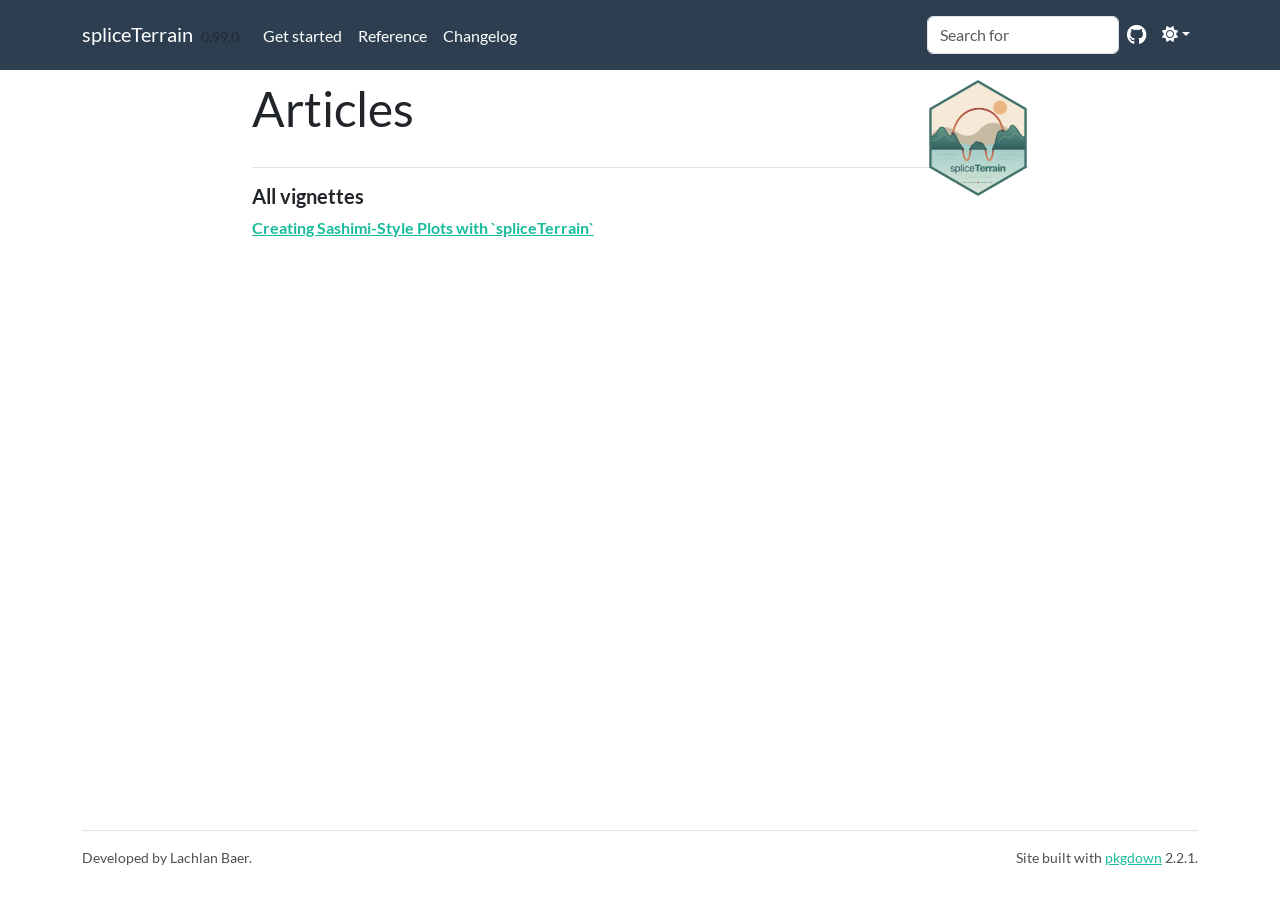
<file: articles/index.html>
<!DOCTYPE html>
<!-- Generated by pkgdown: do not edit by hand --><html lang="en"><head><meta http-equiv="Content-Type" content="text/html; charset=UTF-8"><meta charset="utf-8"><meta http-equiv="X-UA-Compatible" content="IE=edge"><meta name="viewport" content="width=device-width, initial-scale=1, shrink-to-fit=no"><title>Articles • spliceTerrain</title><script src="../lightswitch.js"></script><script src="../deps/jquery-3.6.0/jquery-3.6.0.min.js"></script><meta name="viewport" content="width=device-width, initial-scale=1, shrink-to-fit=no"><link href="../deps/bootstrap-5.3.8/bootstrap.min.css" rel="stylesheet"><script src="../deps/bootstrap-5.3.8/bootstrap.bundle.min.js"></script><link href="../deps/font-awesome-6.5.2/css/all.min.css" rel="stylesheet"><link href="../deps/font-awesome-6.5.2/css/v4-shims.min.css" rel="stylesheet"><script src="../deps/headroom-0.11.0/headroom.min.js"></script><script src="../deps/headroom-0.11.0/jQuery.headroom.min.js"></script><script src="../deps/bootstrap-toc-1.0.1/bootstrap-toc.min.js"></script><script src="../deps/clipboard.js-2.0.11/clipboard.min.js"></script><script src="../deps/search-1.0.0/autocomplete.jquery.min.js"></script><script src="../deps/search-1.0.0/fuse.min.js"></script><script src="../deps/search-1.0.0/mark.min.js"></script><!-- pkgdown --><script src="../pkgdown.js"></script><link href="../extra.css" rel="stylesheet"><meta property="og:title" content="Articles"><meta property="og:image" content="https://baerlachlan.github.io/spliceTerrain/logo.png"></head><body>
    <a href="#main" class="visually-hidden-focusable">Skip to contents</a>


    <nav class="navbar navbar-expand-lg fixed-top " aria-label="Site navigation"><div class="container">

    <a class="navbar-brand me-2" href="../index.html">spliceTerrain</a>

    <small class="nav-text text-muted me-auto" data-bs-toggle="tooltip" data-bs-placement="bottom" title="">0.99.0</small>


    <button class="navbar-toggler" type="button" data-bs-toggle="collapse" data-bs-target="#navbar" aria-controls="navbar" aria-expanded="false" aria-label="Toggle navigation">
      <span class="navbar-toggler-icon"></span>
    </button>

    <div id="navbar" class="collapse navbar-collapse ms-3">
      <ul class="navbar-nav me-auto"><li class="nav-item"><a class="nav-link" href="../articles/spliceTerrain.html">Get started</a></li>
<li class="nav-item"><a class="nav-link" href="../reference/index.html">Reference</a></li>
<li class="nav-item"><a class="nav-link" href="../news/index.html">Changelog</a></li>
      </ul><ul class="navbar-nav"><li class="nav-item"><form class="form-inline" role="search">
 <input class="form-control" type="search" name="search-input" id="search-input" autocomplete="off" aria-label="Search site" placeholder="Search for" data-search-index="../search.json"></form></li>
<li class="nav-item"><a class="external-link nav-link" href="https://github.com/baerlachlan/spliceTerrain/" aria-label="GitHub"><span class="fa fab fa-github fa-lg"></span></a></li>
<li class="nav-item dropdown">
  <button class="nav-link dropdown-toggle" type="button" id="dropdown-lightswitch" data-bs-toggle="dropdown" aria-expanded="false" aria-haspopup="true" aria-label="Light switch"><span class="fa fa-sun"></span></button>
  <ul class="dropdown-menu dropdown-menu-end" aria-labelledby="dropdown-lightswitch"><li><button class="dropdown-item" data-bs-theme-value="light"><span class="fa fa-sun"></span> Light</button></li>
    <li><button class="dropdown-item" data-bs-theme-value="dark"><span class="fa fa-moon"></span> Dark</button></li>
    <li><button class="dropdown-item" data-bs-theme-value="auto"><span class="fa fa-adjust"></span> Auto</button></li>
  </ul></li>
      </ul></div>


  </div>
</nav><div class="container template-article-index">
<div class="row">
  <main id="main" class="col-md-9"><div class="page-header">
      <img src="../logo.png" class="logo" alt=""><h1>Articles</h1>
    </div>

    <div class="section ">
      <h3>All vignettes</h3>
      <div class="section-desc"></div>

      <dl><dt><a href="spliceTerrain.html">Creating Sashimi-Style Plots with `spliceTerrain`</a></dt>
        <dd>
      </dd></dl></div>
  </main></div>


    <footer><div class="pkgdown-footer-left">
  <p>Developed by Lachlan Baer.</p>
</div>

<div class="pkgdown-footer-right">
  <p>Site built with <a href="https://pkgdown.r-lib.org/" class="external-link">pkgdown</a> 2.2.1.</p>
</div>

    </footer></div>





  </body></html>
</file>
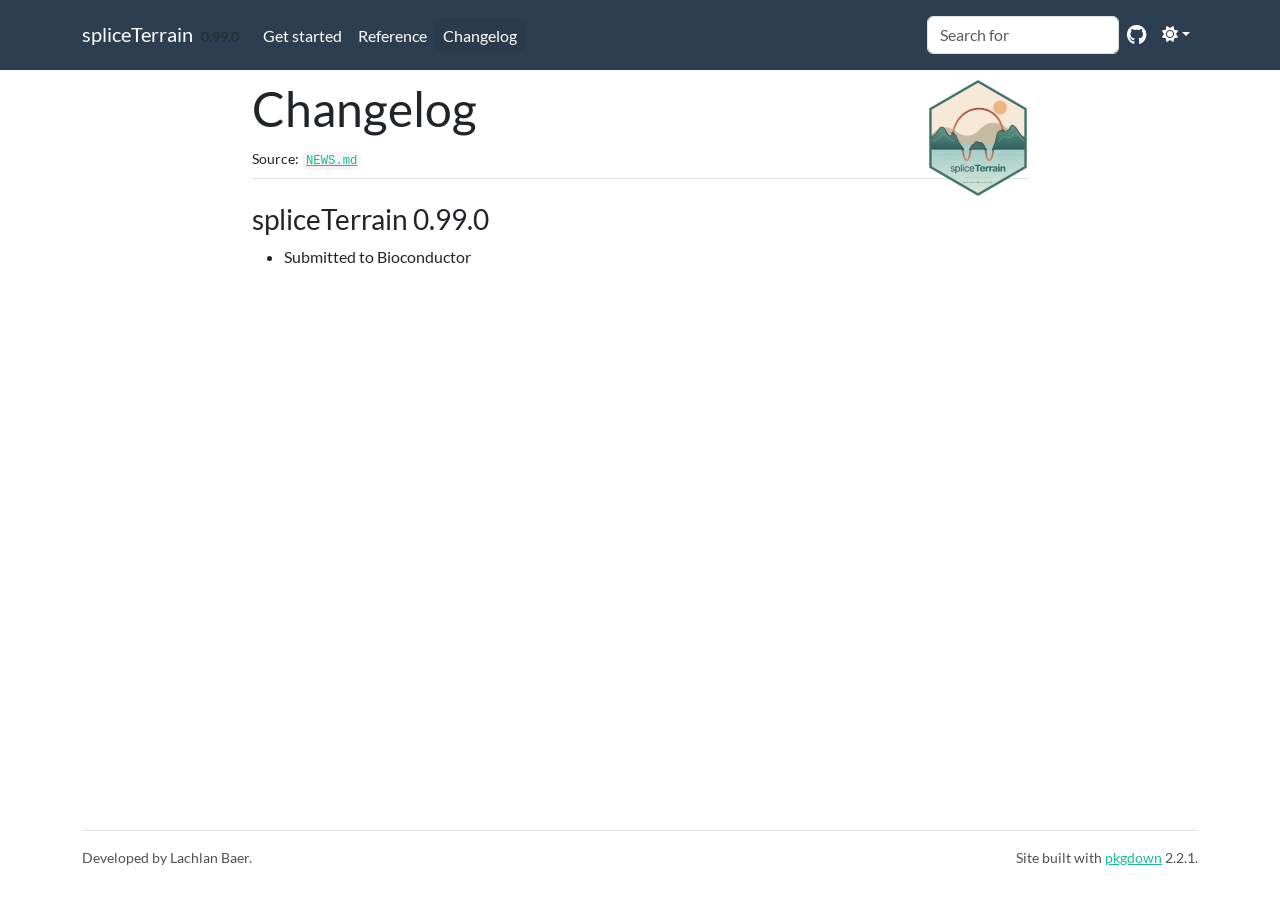
<file: news/index.html>
<!DOCTYPE html>
<!-- Generated by pkgdown: do not edit by hand --><html lang="en"><head><meta http-equiv="Content-Type" content="text/html; charset=UTF-8"><meta charset="utf-8"><meta http-equiv="X-UA-Compatible" content="IE=edge"><meta name="viewport" content="width=device-width, initial-scale=1, shrink-to-fit=no"><title>Changelog • spliceTerrain</title><script src="../lightswitch.js"></script><script src="../deps/jquery-3.6.0/jquery-3.6.0.min.js"></script><meta name="viewport" content="width=device-width, initial-scale=1, shrink-to-fit=no"><link href="../deps/bootstrap-5.3.8/bootstrap.min.css" rel="stylesheet"><script src="../deps/bootstrap-5.3.8/bootstrap.bundle.min.js"></script><link href="../deps/font-awesome-6.5.2/css/all.min.css" rel="stylesheet"><link href="../deps/font-awesome-6.5.2/css/v4-shims.min.css" rel="stylesheet"><script src="../deps/headroom-0.11.0/headroom.min.js"></script><script src="../deps/headroom-0.11.0/jQuery.headroom.min.js"></script><script src="../deps/bootstrap-toc-1.0.1/bootstrap-toc.min.js"></script><script src="../deps/clipboard.js-2.0.11/clipboard.min.js"></script><script src="../deps/search-1.0.0/autocomplete.jquery.min.js"></script><script src="../deps/search-1.0.0/fuse.min.js"></script><script src="../deps/search-1.0.0/mark.min.js"></script><!-- pkgdown --><script src="../pkgdown.js"></script><link href="../extra.css" rel="stylesheet"><meta property="og:title" content="Changelog"><meta property="og:image" content="https://baerlachlan.github.io/spliceTerrain/logo.png"></head><body>
    <a href="#main" class="visually-hidden-focusable">Skip to contents</a>


    <nav class="navbar navbar-expand-lg fixed-top " aria-label="Site navigation"><div class="container">

    <a class="navbar-brand me-2" href="../index.html">spliceTerrain</a>

    <small class="nav-text text-muted me-auto" data-bs-toggle="tooltip" data-bs-placement="bottom" title="">0.99.0</small>


    <button class="navbar-toggler" type="button" data-bs-toggle="collapse" data-bs-target="#navbar" aria-controls="navbar" aria-expanded="false" aria-label="Toggle navigation">
      <span class="navbar-toggler-icon"></span>
    </button>

    <div id="navbar" class="collapse navbar-collapse ms-3">
      <ul class="navbar-nav me-auto"><li class="nav-item"><a class="nav-link" href="../articles/spliceTerrain.html">Get started</a></li>
<li class="nav-item"><a class="nav-link" href="../reference/index.html">Reference</a></li>
<li class="active nav-item"><a class="nav-link" href="../news/index.html">Changelog</a></li>
      </ul><ul class="navbar-nav"><li class="nav-item"><form class="form-inline" role="search">
 <input class="form-control" type="search" name="search-input" id="search-input" autocomplete="off" aria-label="Search site" placeholder="Search for" data-search-index="../search.json"></form></li>
<li class="nav-item"><a class="external-link nav-link" href="https://github.com/baerlachlan/spliceTerrain/" aria-label="GitHub"><span class="fa fab fa-github fa-lg"></span></a></li>
<li class="nav-item dropdown">
  <button class="nav-link dropdown-toggle" type="button" id="dropdown-lightswitch" data-bs-toggle="dropdown" aria-expanded="false" aria-haspopup="true" aria-label="Light switch"><span class="fa fa-sun"></span></button>
  <ul class="dropdown-menu dropdown-menu-end" aria-labelledby="dropdown-lightswitch"><li><button class="dropdown-item" data-bs-theme-value="light"><span class="fa fa-sun"></span> Light</button></li>
    <li><button class="dropdown-item" data-bs-theme-value="dark"><span class="fa fa-moon"></span> Dark</button></li>
    <li><button class="dropdown-item" data-bs-theme-value="auto"><span class="fa fa-adjust"></span> Auto</button></li>
  </ul></li>
      </ul></div>


  </div>
</nav><div class="container template-news">
<div class="row">
  <main id="main" class="col-md-9"><div class="page-header">
      <img src="../logo.png" class="logo" alt=""><h1>Changelog</h1>
      <small>Source: <a href="https://github.com/baerlachlan/spliceTerrain/blob/gh-actions/NEWS.md" class="external-link"><code>NEWS.md</code></a></small>
    </div>

    <div class="section level2">
<h2 class="pkg-version" data-toc-text="0.99.0" id="spliceterrain-0990">spliceTerrain 0.99.0<a class="anchor" aria-label="anchor" href="#spliceterrain-0990"></a></h2>
<ul><li>Submitted to Bioconductor</li>
</ul></div>
  </main></div>


    <footer><div class="pkgdown-footer-left">
  <p>Developed by Lachlan Baer.</p>
</div>

<div class="pkgdown-footer-right">
  <p>Site built with <a href="https://pkgdown.r-lib.org/" class="external-link">pkgdown</a> 2.2.1.</p>
</div>

    </footer></div>





  </body></html>
</file>
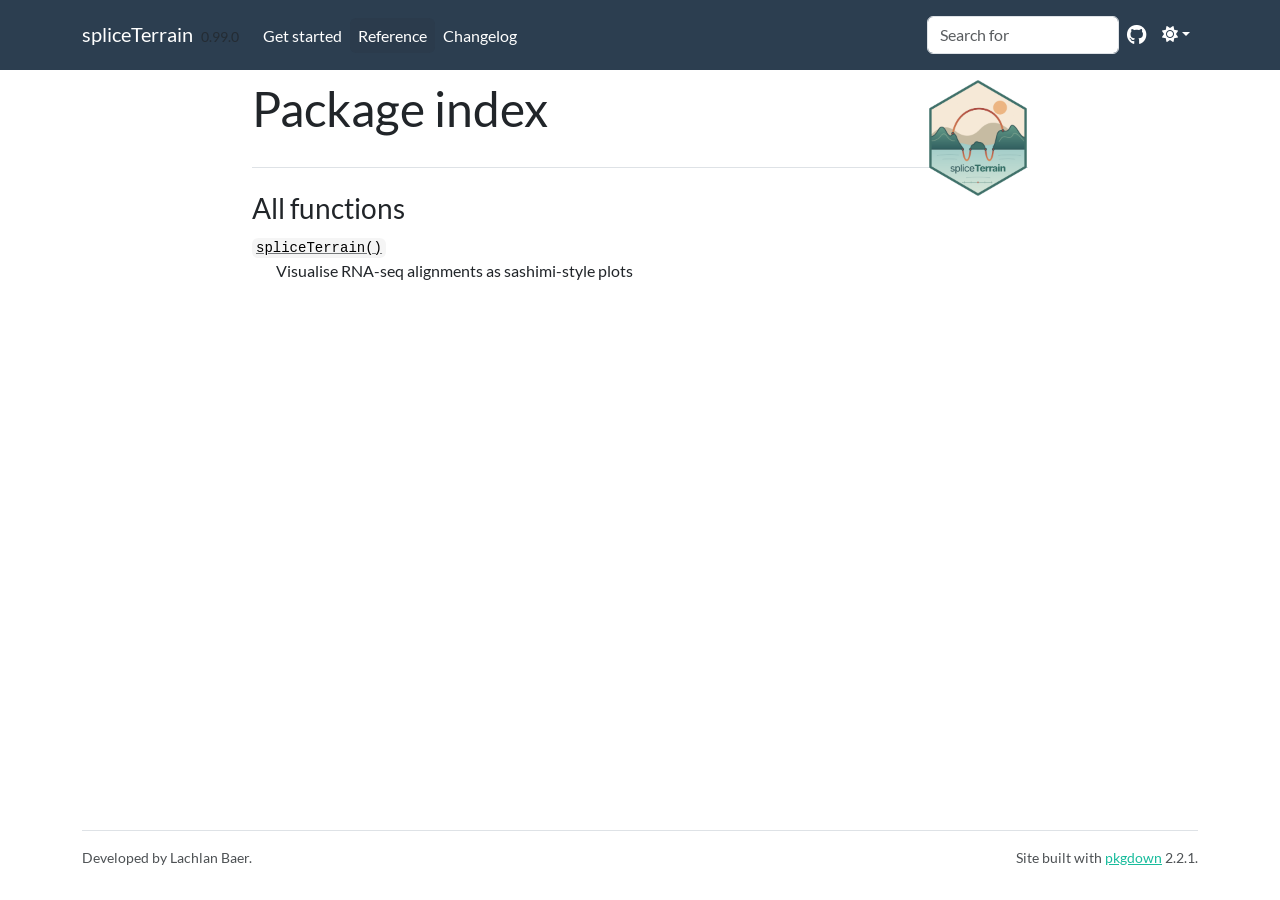
<file: reference/index.html>
<!DOCTYPE html>
<!-- Generated by pkgdown: do not edit by hand --><html lang="en"><head><meta http-equiv="Content-Type" content="text/html; charset=UTF-8"><meta charset="utf-8"><meta http-equiv="X-UA-Compatible" content="IE=edge"><meta name="viewport" content="width=device-width, initial-scale=1, shrink-to-fit=no"><title>Package index • spliceTerrain</title><script src="../lightswitch.js"></script><script src="../deps/jquery-3.6.0/jquery-3.6.0.min.js"></script><meta name="viewport" content="width=device-width, initial-scale=1, shrink-to-fit=no"><link href="../deps/bootstrap-5.3.8/bootstrap.min.css" rel="stylesheet"><script src="../deps/bootstrap-5.3.8/bootstrap.bundle.min.js"></script><link href="../deps/font-awesome-6.5.2/css/all.min.css" rel="stylesheet"><link href="../deps/font-awesome-6.5.2/css/v4-shims.min.css" rel="stylesheet"><script src="../deps/headroom-0.11.0/headroom.min.js"></script><script src="../deps/headroom-0.11.0/jQuery.headroom.min.js"></script><script src="../deps/bootstrap-toc-1.0.1/bootstrap-toc.min.js"></script><script src="../deps/clipboard.js-2.0.11/clipboard.min.js"></script><script src="../deps/search-1.0.0/autocomplete.jquery.min.js"></script><script src="../deps/search-1.0.0/fuse.min.js"></script><script src="../deps/search-1.0.0/mark.min.js"></script><!-- pkgdown --><script src="../pkgdown.js"></script><link href="../extra.css" rel="stylesheet"><meta property="og:title" content="Package index"><meta property="og:image" content="https://baerlachlan.github.io/spliceTerrain/logo.png"></head><body>
    <a href="#main" class="visually-hidden-focusable">Skip to contents</a>


    <nav class="navbar navbar-expand-lg fixed-top " aria-label="Site navigation"><div class="container">

    <a class="navbar-brand me-2" href="../index.html">spliceTerrain</a>

    <small class="nav-text text-muted me-auto" data-bs-toggle="tooltip" data-bs-placement="bottom" title="">0.99.0</small>


    <button class="navbar-toggler" type="button" data-bs-toggle="collapse" data-bs-target="#navbar" aria-controls="navbar" aria-expanded="false" aria-label="Toggle navigation">
      <span class="navbar-toggler-icon"></span>
    </button>

    <div id="navbar" class="collapse navbar-collapse ms-3">
      <ul class="navbar-nav me-auto"><li class="nav-item"><a class="nav-link" href="../articles/spliceTerrain.html">Get started</a></li>
<li class="active nav-item"><a class="nav-link" href="../reference/index.html">Reference</a></li>
<li class="nav-item"><a class="nav-link" href="../news/index.html">Changelog</a></li>
      </ul><ul class="navbar-nav"><li class="nav-item"><form class="form-inline" role="search">
 <input class="form-control" type="search" name="search-input" id="search-input" autocomplete="off" aria-label="Search site" placeholder="Search for" data-search-index="../search.json"></form></li>
<li class="nav-item"><a class="external-link nav-link" href="https://github.com/baerlachlan/spliceTerrain/" aria-label="GitHub"><span class="fa fab fa-github fa-lg"></span></a></li>
<li class="nav-item dropdown">
  <button class="nav-link dropdown-toggle" type="button" id="dropdown-lightswitch" data-bs-toggle="dropdown" aria-expanded="false" aria-haspopup="true" aria-label="Light switch"><span class="fa fa-sun"></span></button>
  <ul class="dropdown-menu dropdown-menu-end" aria-labelledby="dropdown-lightswitch"><li><button class="dropdown-item" data-bs-theme-value="light"><span class="fa fa-sun"></span> Light</button></li>
    <li><button class="dropdown-item" data-bs-theme-value="dark"><span class="fa fa-moon"></span> Dark</button></li>
    <li><button class="dropdown-item" data-bs-theme-value="auto"><span class="fa fa-adjust"></span> Auto</button></li>
  </ul></li>
      </ul></div>


  </div>
</nav><div class="container template-reference-index">
<div class="row">
  <main id="main" class="col-md-9"><div class="page-header">
      <img src="../logo.png" class="logo" alt=""><h1>Package index</h1>
    </div>

    <div class="section level2">
      <h2 id="all-functions">All functions<a class="anchor" aria-label="anchor" href="#all-functions"></a></h2>



      <dl></dl></div><div class="section level2">




      <dl><dt>

          <code><a href="spliceTerrain-methods.html">spliceTerrain()</a></code>

        </dt>
        <dd>Visualise RNA-seq alignments as sashimi-style plots</dd>
      </dl></div>
  </main></div>


    <footer><div class="pkgdown-footer-left">
  <p>Developed by Lachlan Baer.</p>
</div>

<div class="pkgdown-footer-right">
  <p>Site built with <a href="https://pkgdown.r-lib.org/" class="external-link">pkgdown</a> 2.2.1.</p>
</div>

    </footer></div>





  </body></html>
</file>
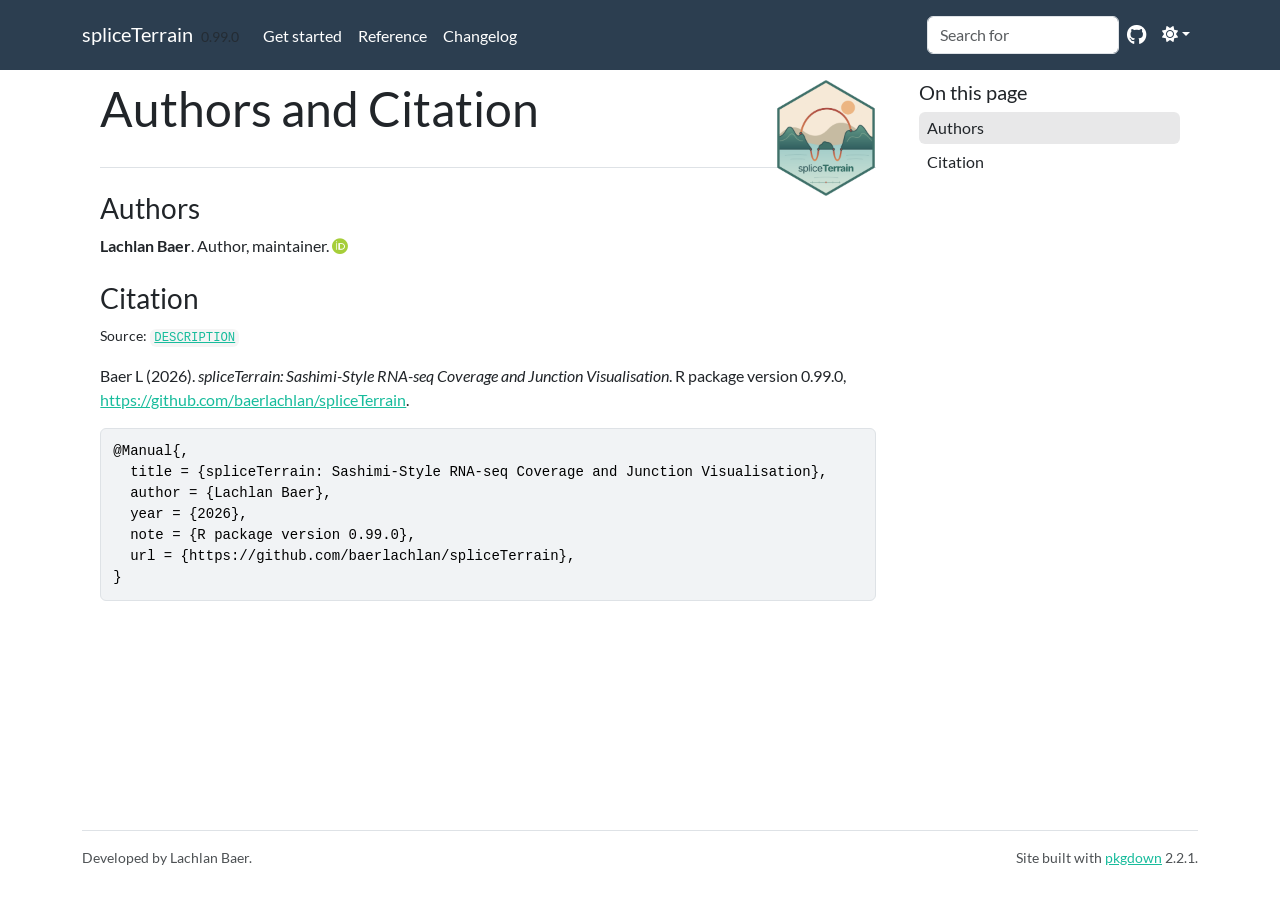
<file: authors.html>
<!DOCTYPE html>
<!-- Generated by pkgdown: do not edit by hand --><html lang="en"><head><meta http-equiv="Content-Type" content="text/html; charset=UTF-8"><meta charset="utf-8"><meta http-equiv="X-UA-Compatible" content="IE=edge"><meta name="viewport" content="width=device-width, initial-scale=1, shrink-to-fit=no"><title>Authors and Citation • spliceTerrain</title><script src="lightswitch.js"></script><script src="deps/jquery-3.6.0/jquery-3.6.0.min.js"></script><meta name="viewport" content="width=device-width, initial-scale=1, shrink-to-fit=no"><link href="deps/bootstrap-5.3.8/bootstrap.min.css" rel="stylesheet"><script src="deps/bootstrap-5.3.8/bootstrap.bundle.min.js"></script><link href="deps/font-awesome-6.5.2/css/all.min.css" rel="stylesheet"><link href="deps/font-awesome-6.5.2/css/v4-shims.min.css" rel="stylesheet"><script src="deps/headroom-0.11.0/headroom.min.js"></script><script src="deps/headroom-0.11.0/jQuery.headroom.min.js"></script><script src="deps/bootstrap-toc-1.0.1/bootstrap-toc.min.js"></script><script src="deps/clipboard.js-2.0.11/clipboard.min.js"></script><script src="deps/search-1.0.0/autocomplete.jquery.min.js"></script><script src="deps/search-1.0.0/fuse.min.js"></script><script src="deps/search-1.0.0/mark.min.js"></script><!-- pkgdown --><script src="pkgdown.js"></script><link href="extra.css" rel="stylesheet"><meta property="og:title" content="Authors and Citation"><meta property="og:image" content="https://baerlachlan.github.io/spliceTerrain/logo.png"></head><body>
    <a href="#main" class="visually-hidden-focusable">Skip to contents</a>


    <nav class="navbar navbar-expand-lg fixed-top " aria-label="Site navigation"><div class="container">

    <a class="navbar-brand me-2" href="index.html">spliceTerrain</a>

    <small class="nav-text text-muted me-auto" data-bs-toggle="tooltip" data-bs-placement="bottom" title="">0.99.0</small>


    <button class="navbar-toggler" type="button" data-bs-toggle="collapse" data-bs-target="#navbar" aria-controls="navbar" aria-expanded="false" aria-label="Toggle navigation">
      <span class="navbar-toggler-icon"></span>
    </button>

    <div id="navbar" class="collapse navbar-collapse ms-3">
      <ul class="navbar-nav me-auto"><li class="nav-item"><a class="nav-link" href="articles/spliceTerrain.html">Get started</a></li>
<li class="nav-item"><a class="nav-link" href="reference/index.html">Reference</a></li>
<li class="nav-item"><a class="nav-link" href="news/index.html">Changelog</a></li>
      </ul><ul class="navbar-nav"><li class="nav-item"><form class="form-inline" role="search">
 <input class="form-control" type="search" name="search-input" id="search-input" autocomplete="off" aria-label="Search site" placeholder="Search for" data-search-index="search.json"></form></li>
<li class="nav-item"><a class="external-link nav-link" href="https://github.com/baerlachlan/spliceTerrain/" aria-label="GitHub"><span class="fa fab fa-github fa-lg"></span></a></li>
<li class="nav-item dropdown">
  <button class="nav-link dropdown-toggle" type="button" id="dropdown-lightswitch" data-bs-toggle="dropdown" aria-expanded="false" aria-haspopup="true" aria-label="Light switch"><span class="fa fa-sun"></span></button>
  <ul class="dropdown-menu dropdown-menu-end" aria-labelledby="dropdown-lightswitch"><li><button class="dropdown-item" data-bs-theme-value="light"><span class="fa fa-sun"></span> Light</button></li>
    <li><button class="dropdown-item" data-bs-theme-value="dark"><span class="fa fa-moon"></span> Dark</button></li>
    <li><button class="dropdown-item" data-bs-theme-value="auto"><span class="fa fa-adjust"></span> Auto</button></li>
  </ul></li>
      </ul></div>


  </div>
</nav><div class="container template-citation-authors">
<div class="row">
  <main id="main" class="col-md-9"><div class="page-header">
      <img src="logo.png" class="logo" alt=""><h1>Authors and Citation</h1>
    </div>

    <div class="section level2">
      <h2>Authors</h2>

      <ul class="list-unstyled"><li>
          <p><strong>Lachlan Baer</strong>. Author, maintainer. <a href="https://orcid.org/0000-0001-5213-3401" target="orcid.widget" aria-label="ORCID" class="external-link"><span class="fab fa-orcid orcid" aria-hidden="true"></span></a>
          </p>
        </li>
      </ul></div>

    <div class="section level2">
      <h2 id="citation">Citation</h2>
      <p><small class="dont-index">Source: <a href="https://github.com/baerlachlan/spliceTerrain/blob/gh-actions/DESCRIPTION" class="external-link"><code>DESCRIPTION</code></a></small></p>

      <p>Baer L (2026).
<em>spliceTerrain: Sashimi-Style RNA-seq Coverage and Junction Visualisation</em>.
R package version 0.99.0, <a href="https://github.com/baerlachlan/spliceTerrain" class="external-link">https://github.com/baerlachlan/spliceTerrain</a>.
</p>
      <pre>@Manual{,
  title = {spliceTerrain: Sashimi-Style RNA-seq Coverage and Junction Visualisation},
  author = {Lachlan Baer},
  year = {2026},
  note = {R package version 0.99.0},
  url = {https://github.com/baerlachlan/spliceTerrain},
}</pre>
    </div>

  </main><aside class="col-md-3"><nav id="toc" aria-label="Table of contents"><h2>On this page</h2>
    </nav></aside></div>


    <footer><div class="pkgdown-footer-left">
  <p>Developed by Lachlan Baer.</p>
</div>

<div class="pkgdown-footer-right">
  <p>Site built with <a href="https://pkgdown.r-lib.org/" class="external-link">pkgdown</a> 2.2.1.</p>
</div>

    </footer></div>





  </body></html>
</file>
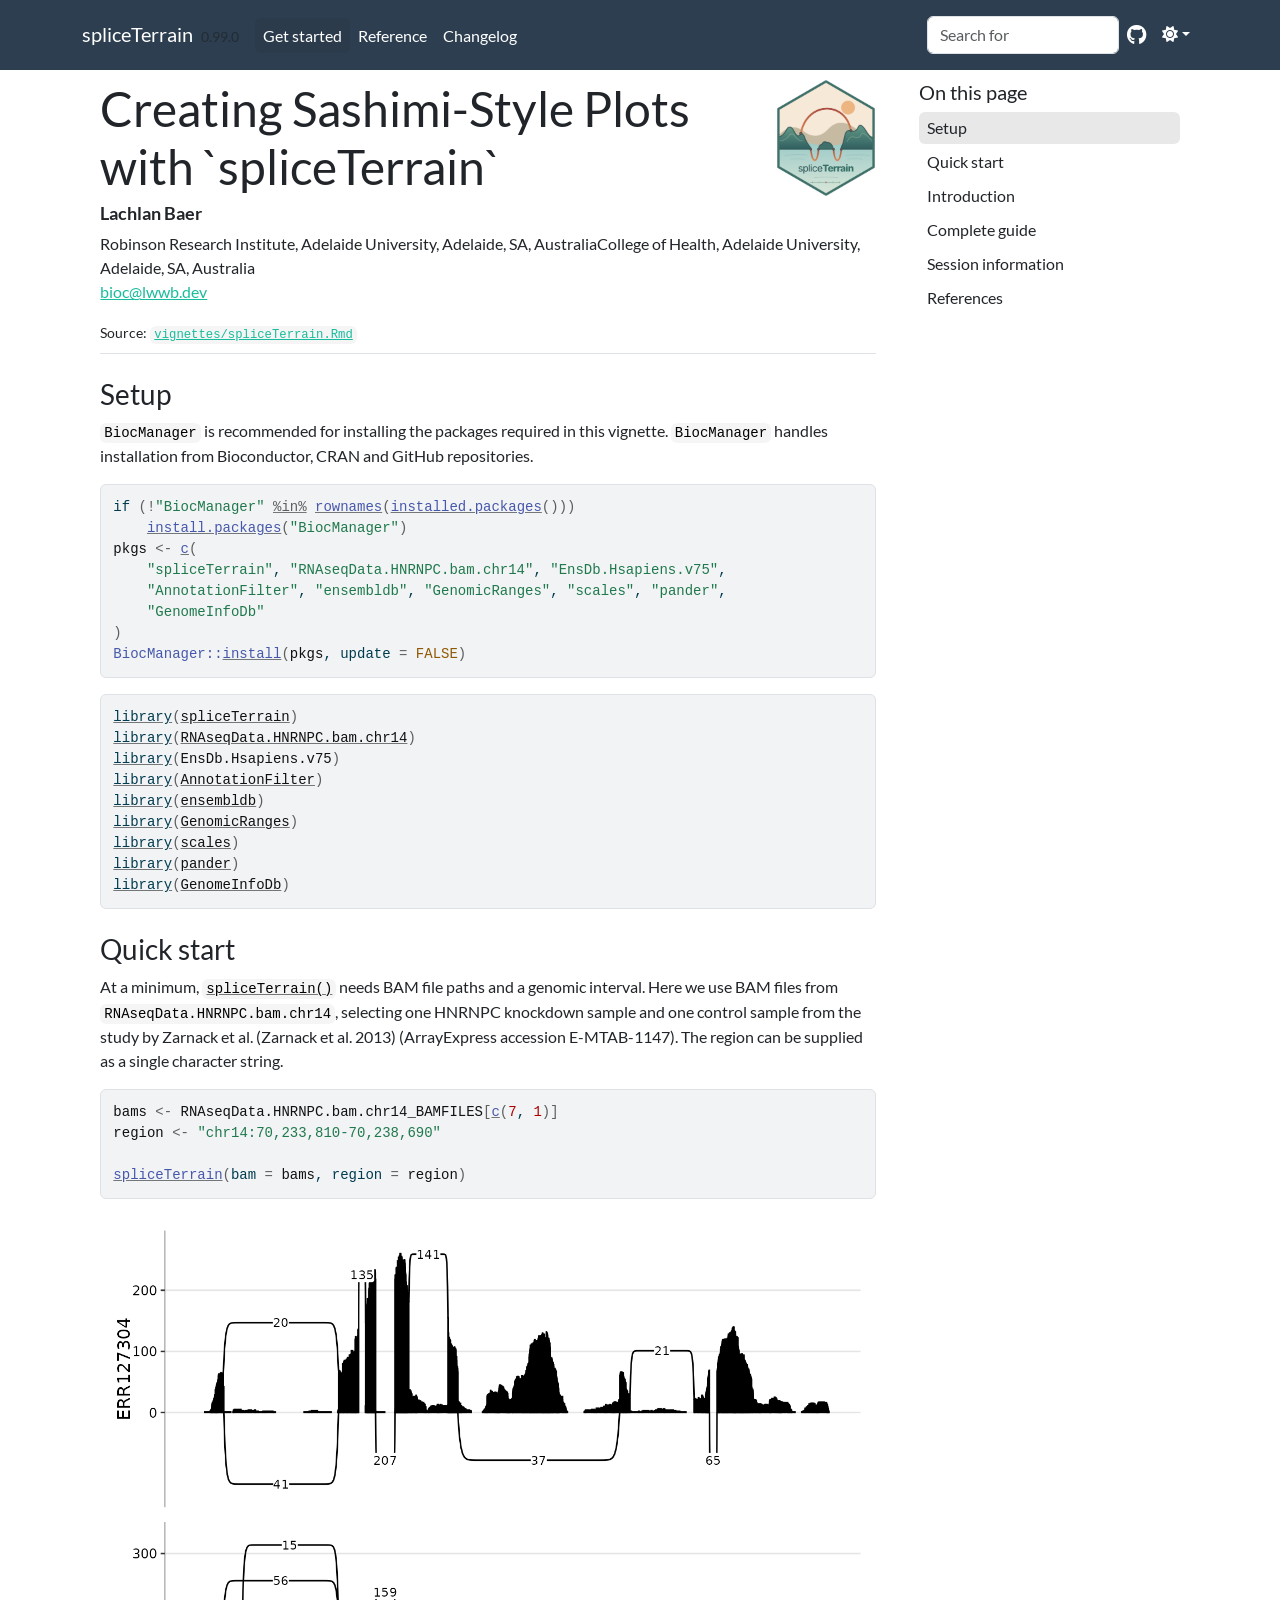
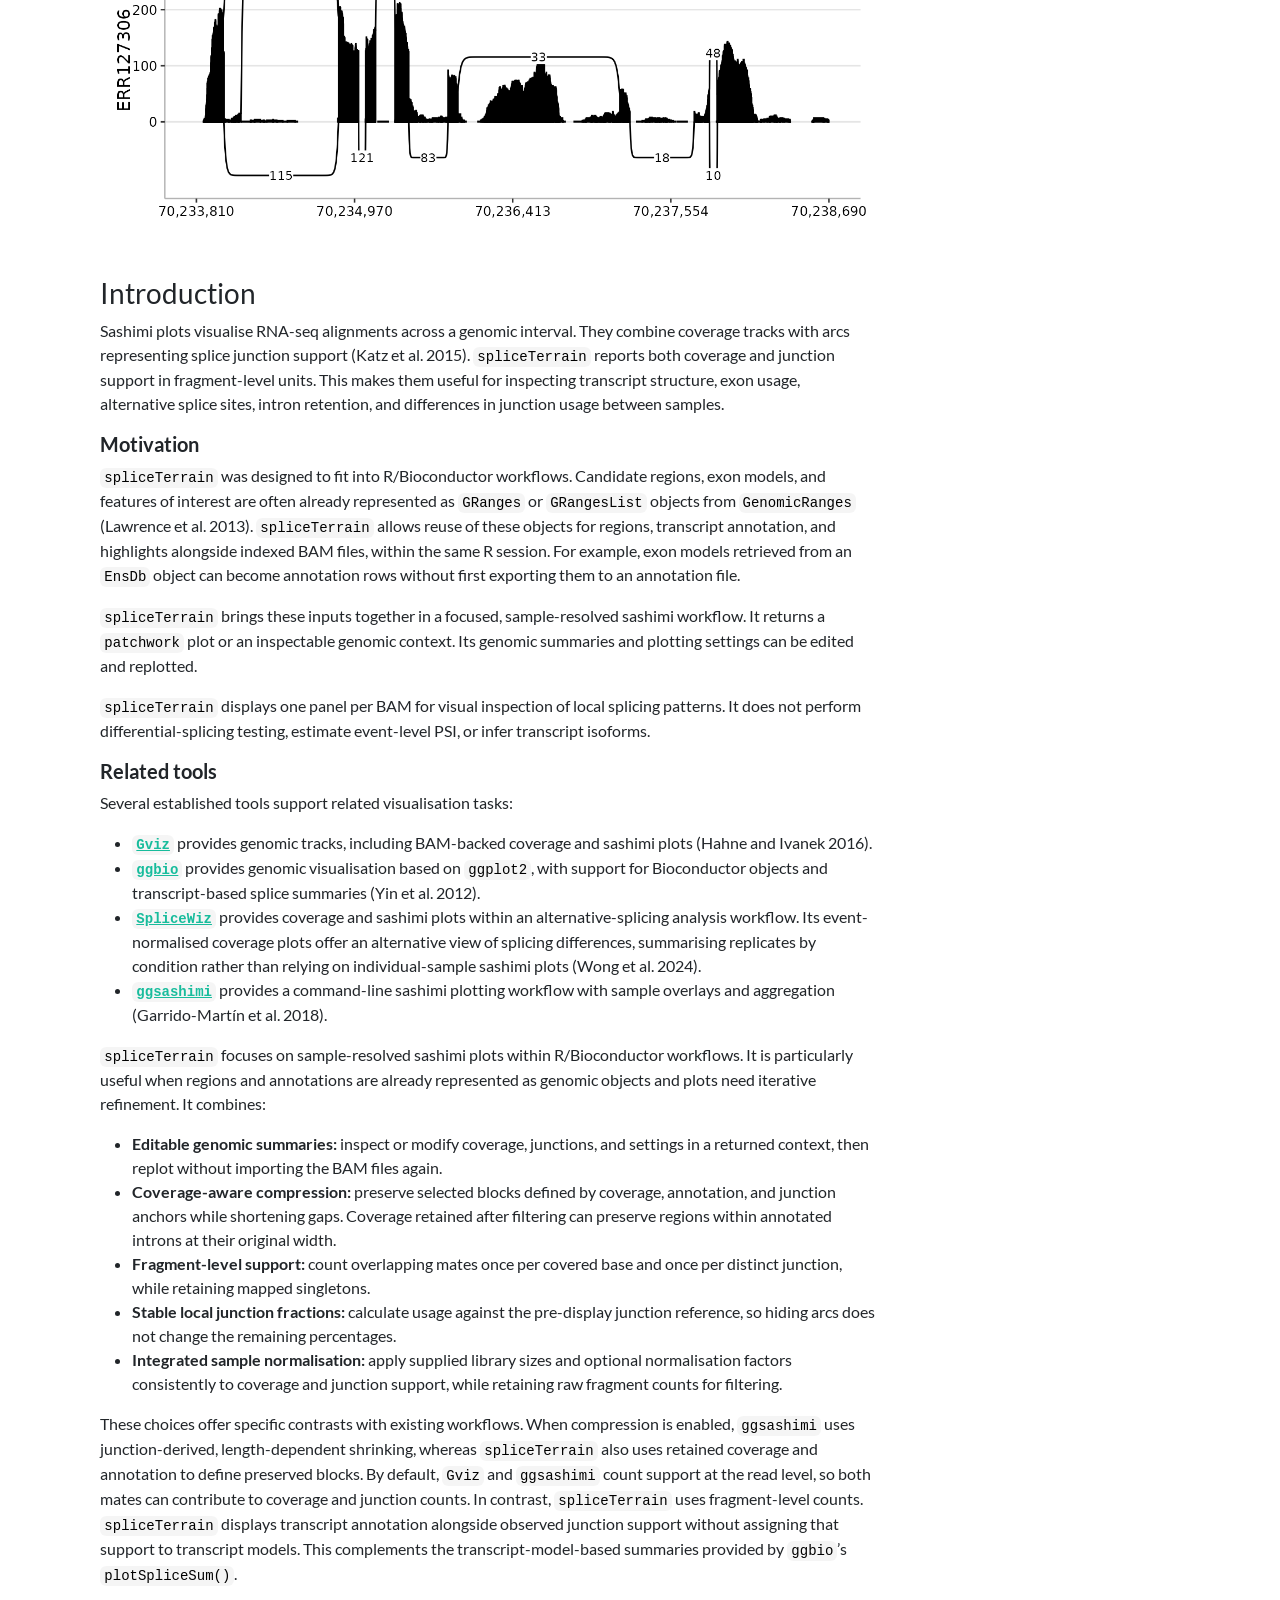
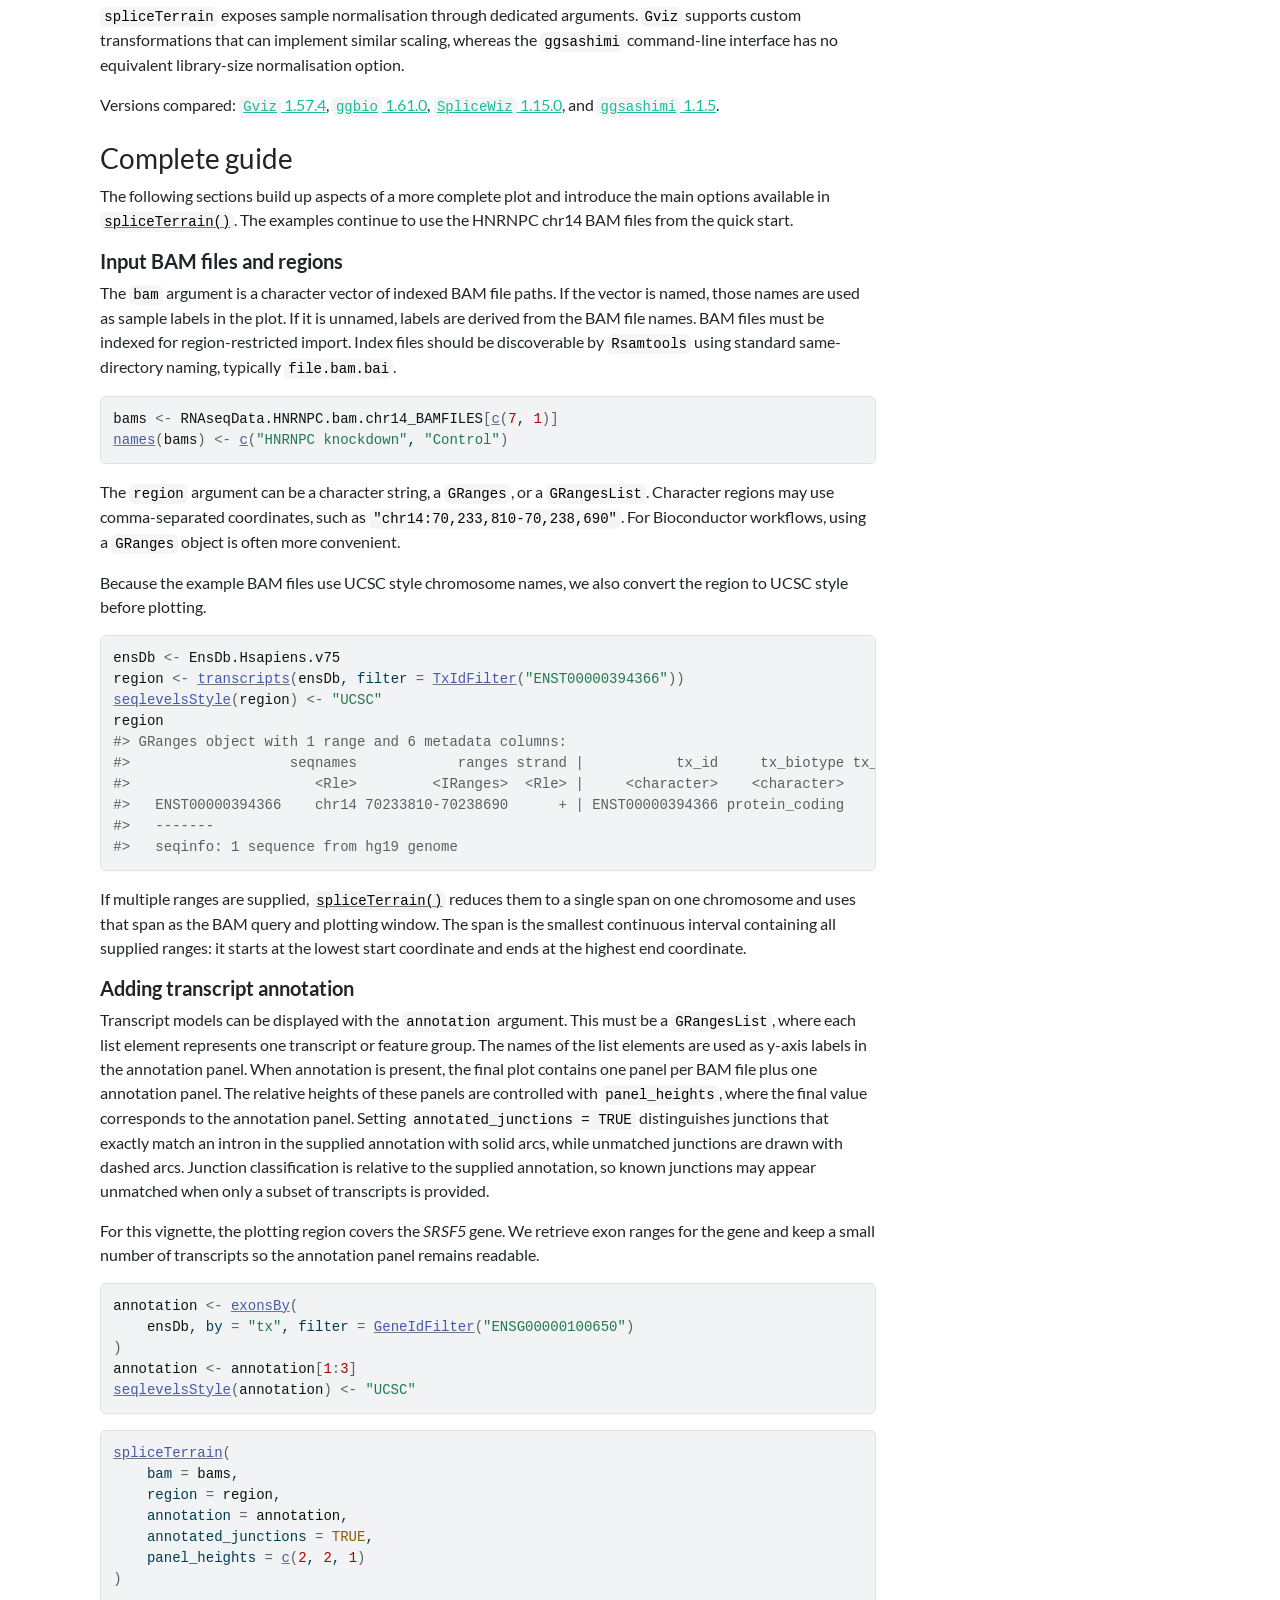
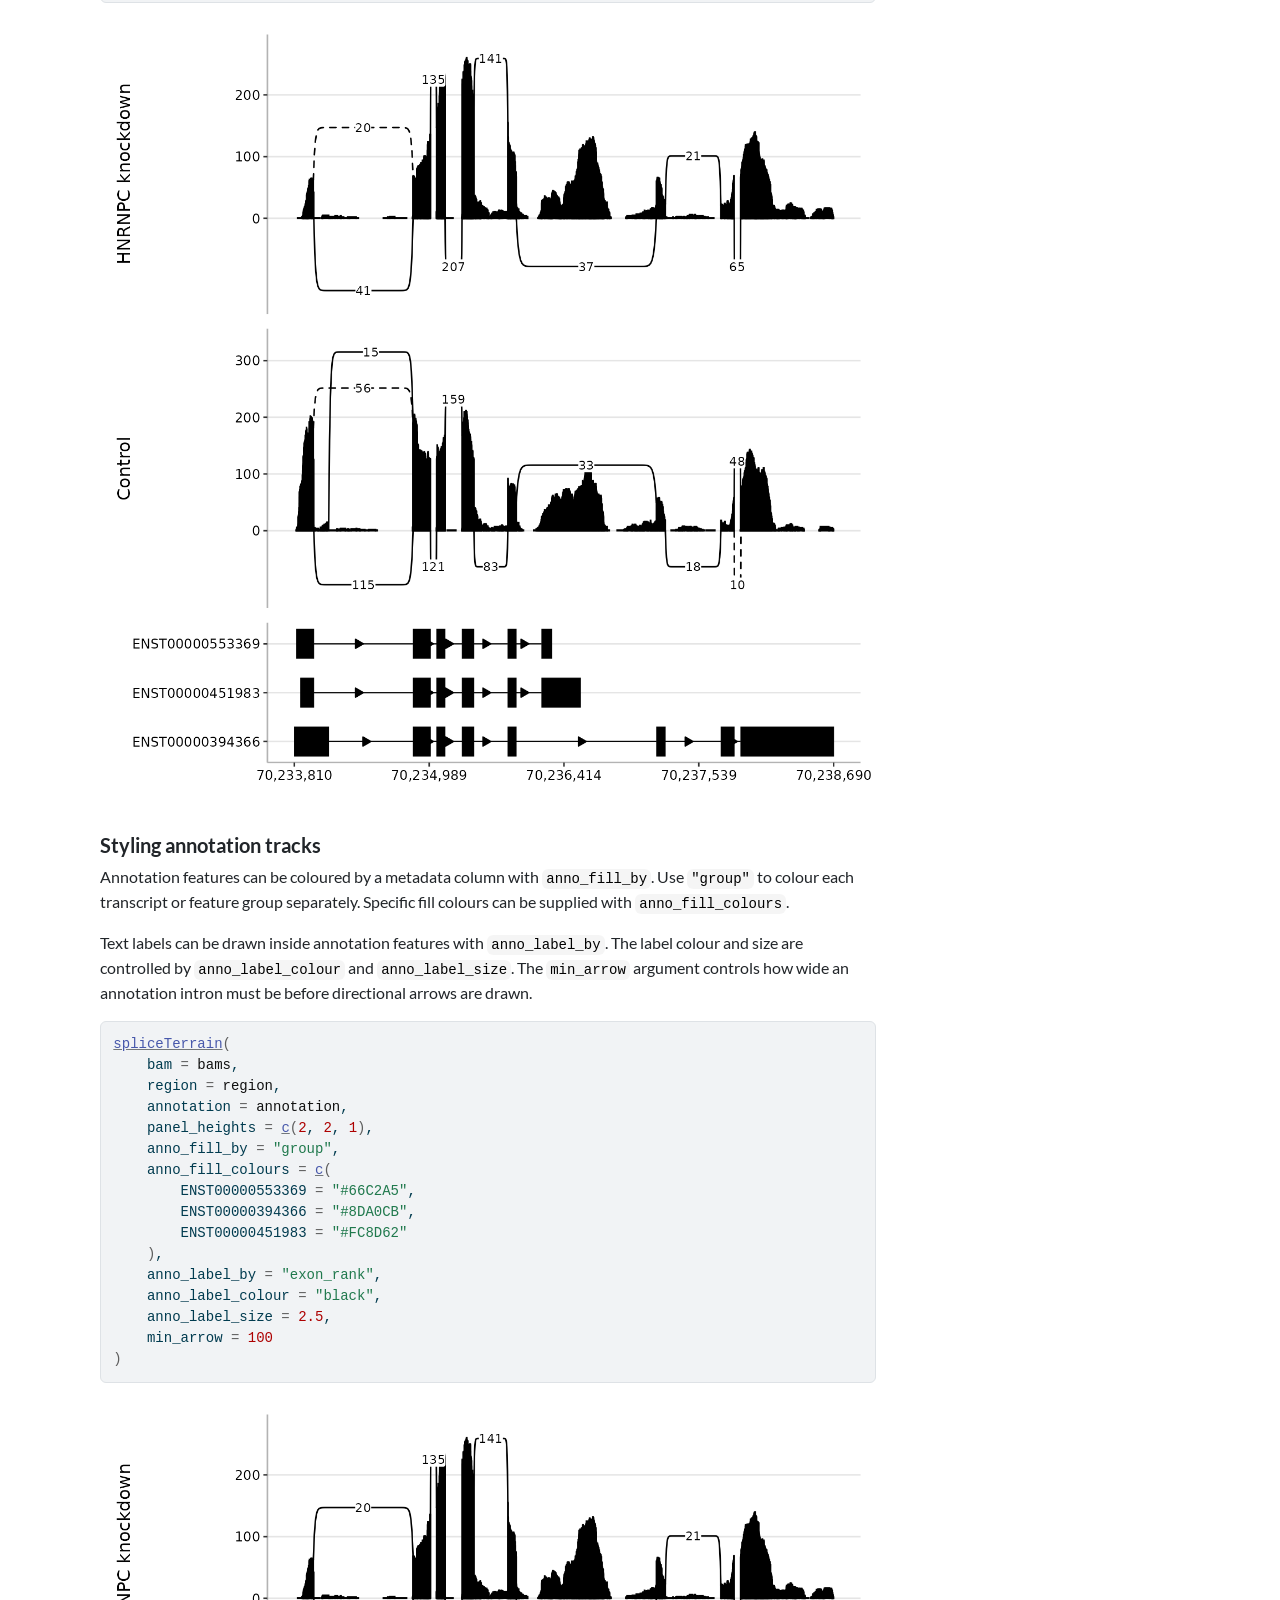
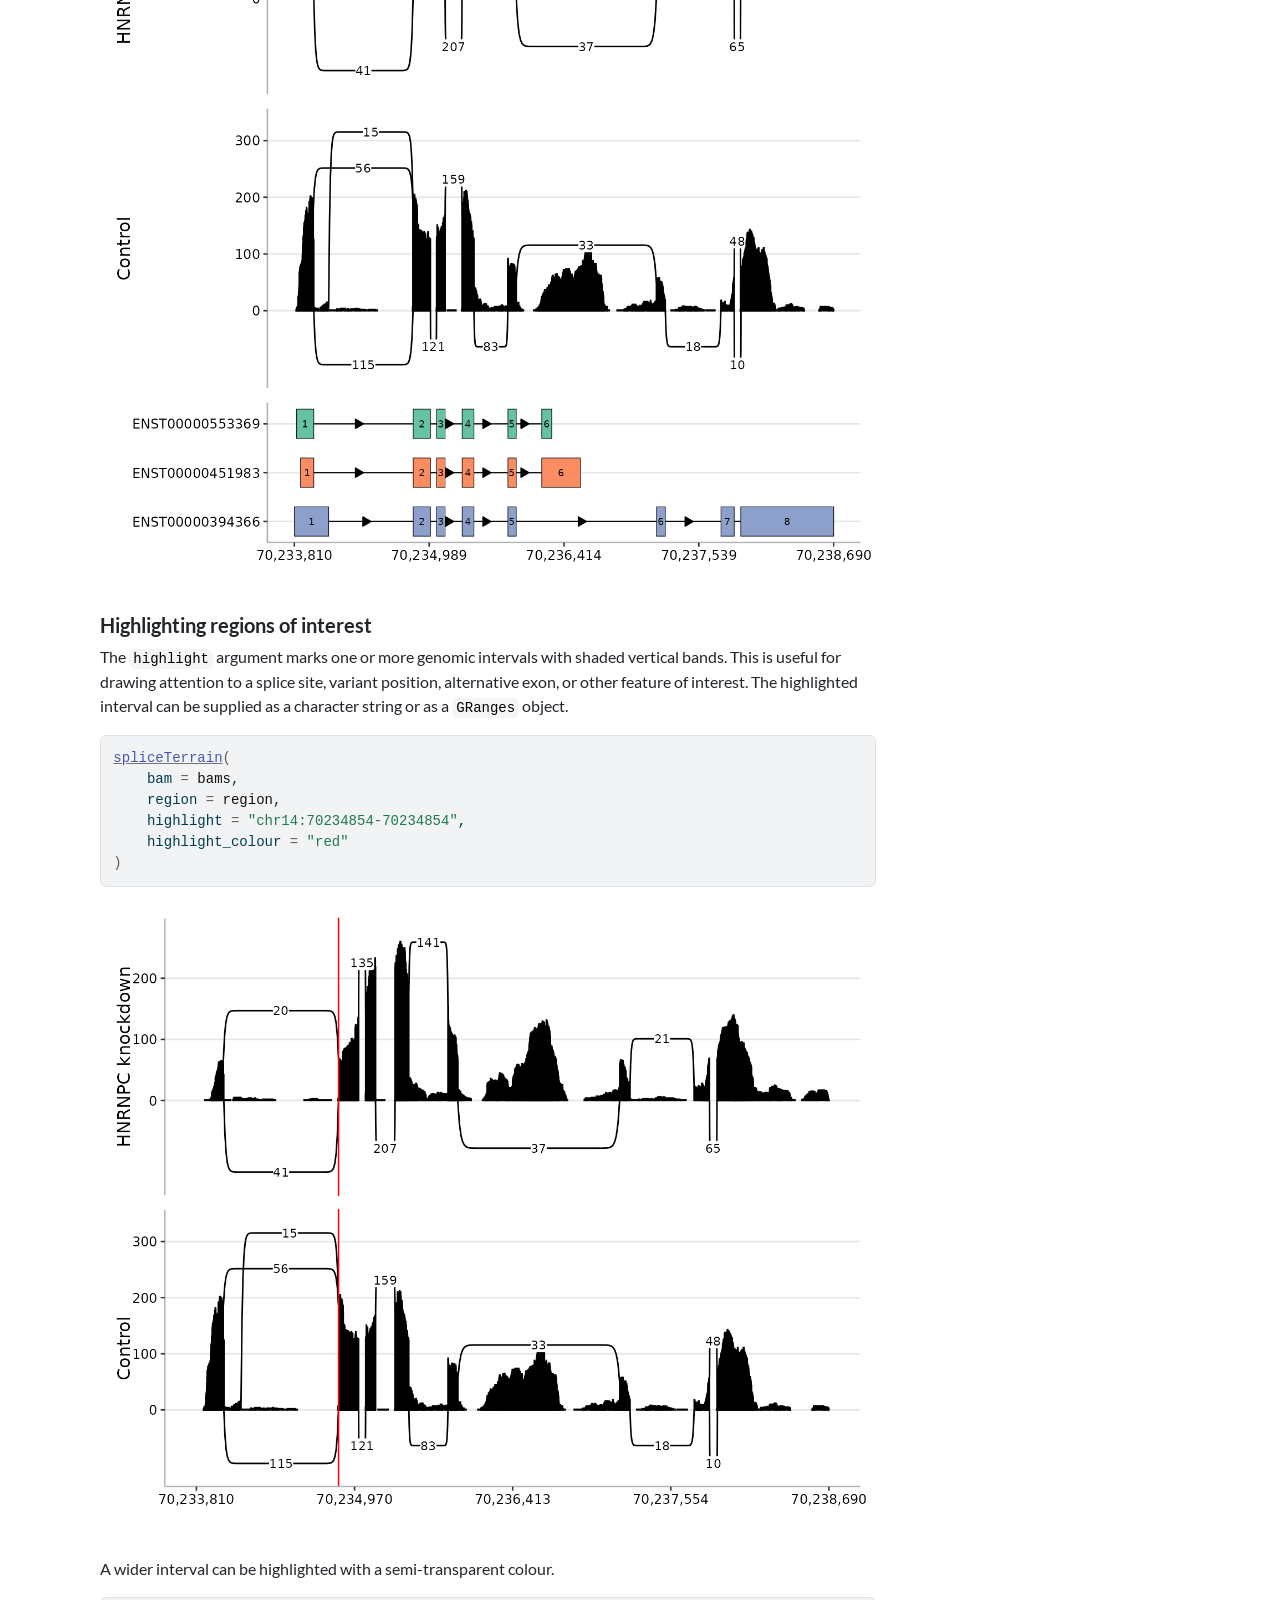
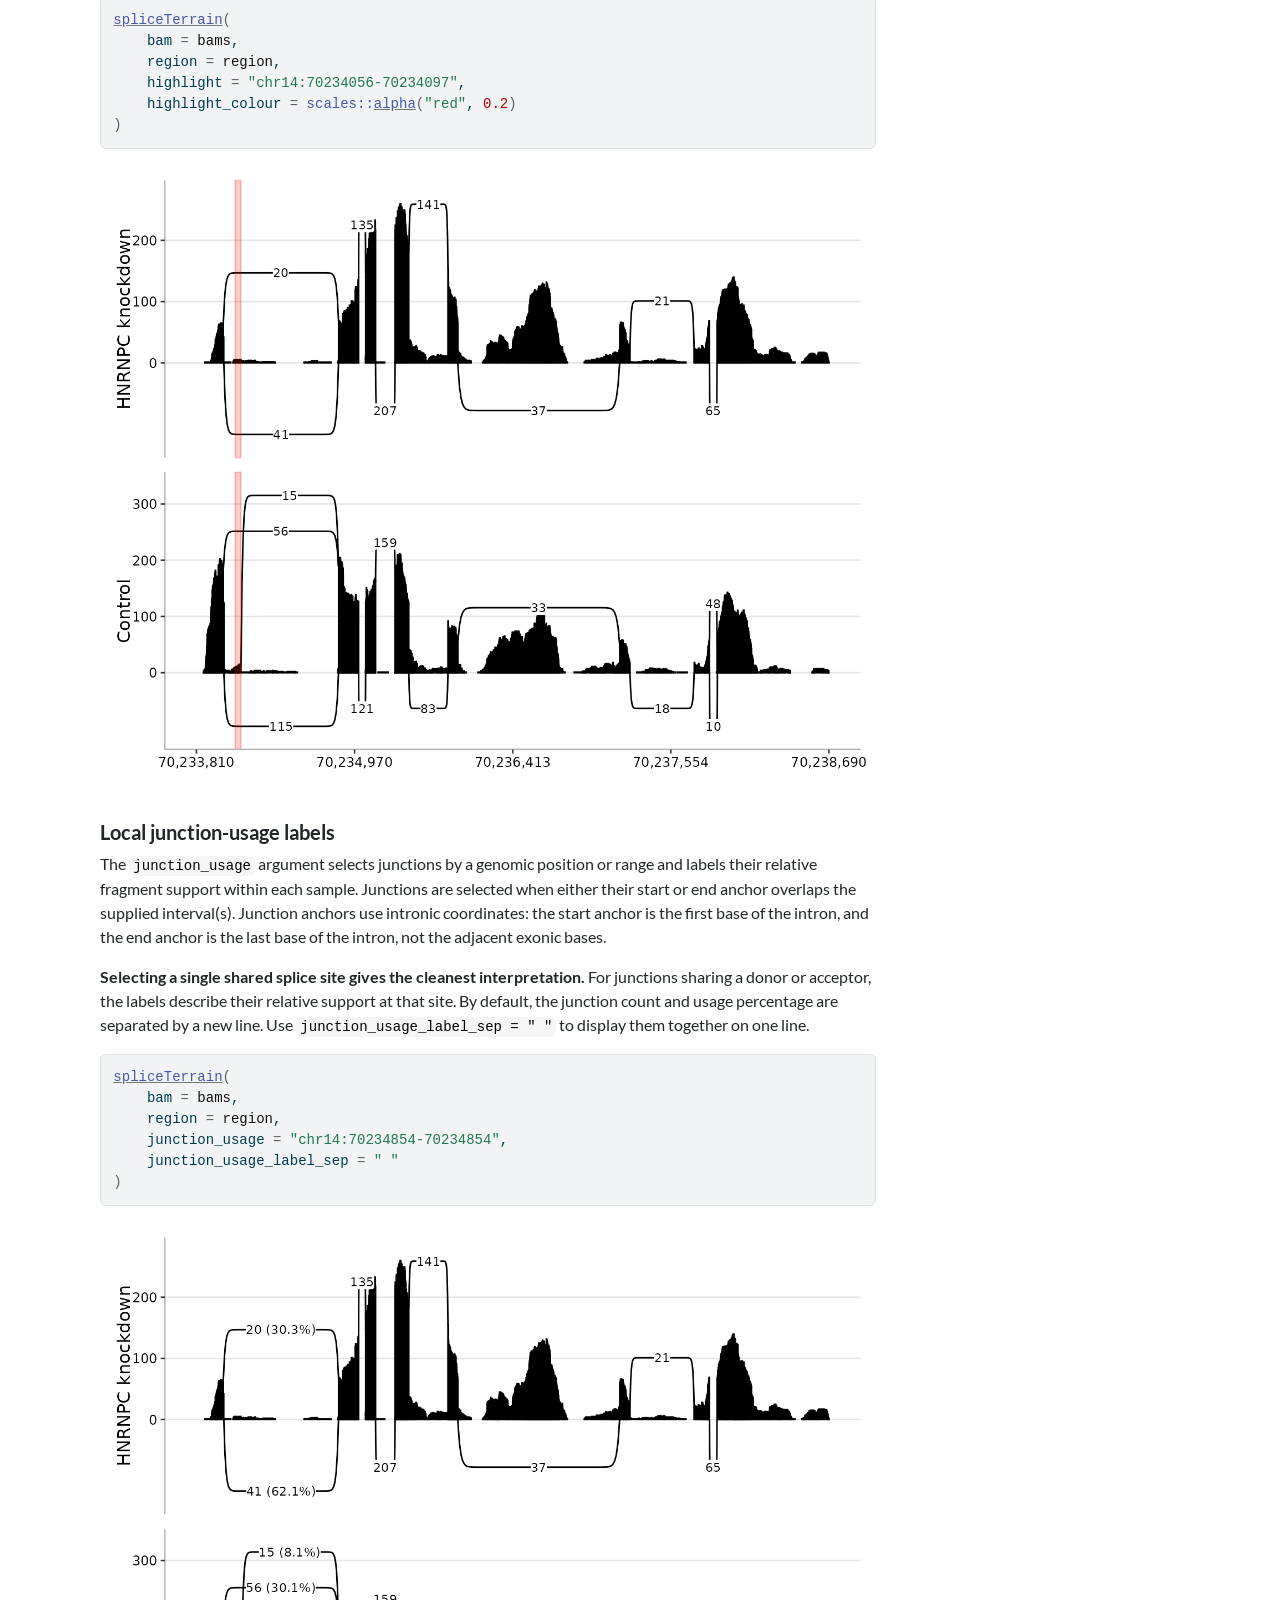
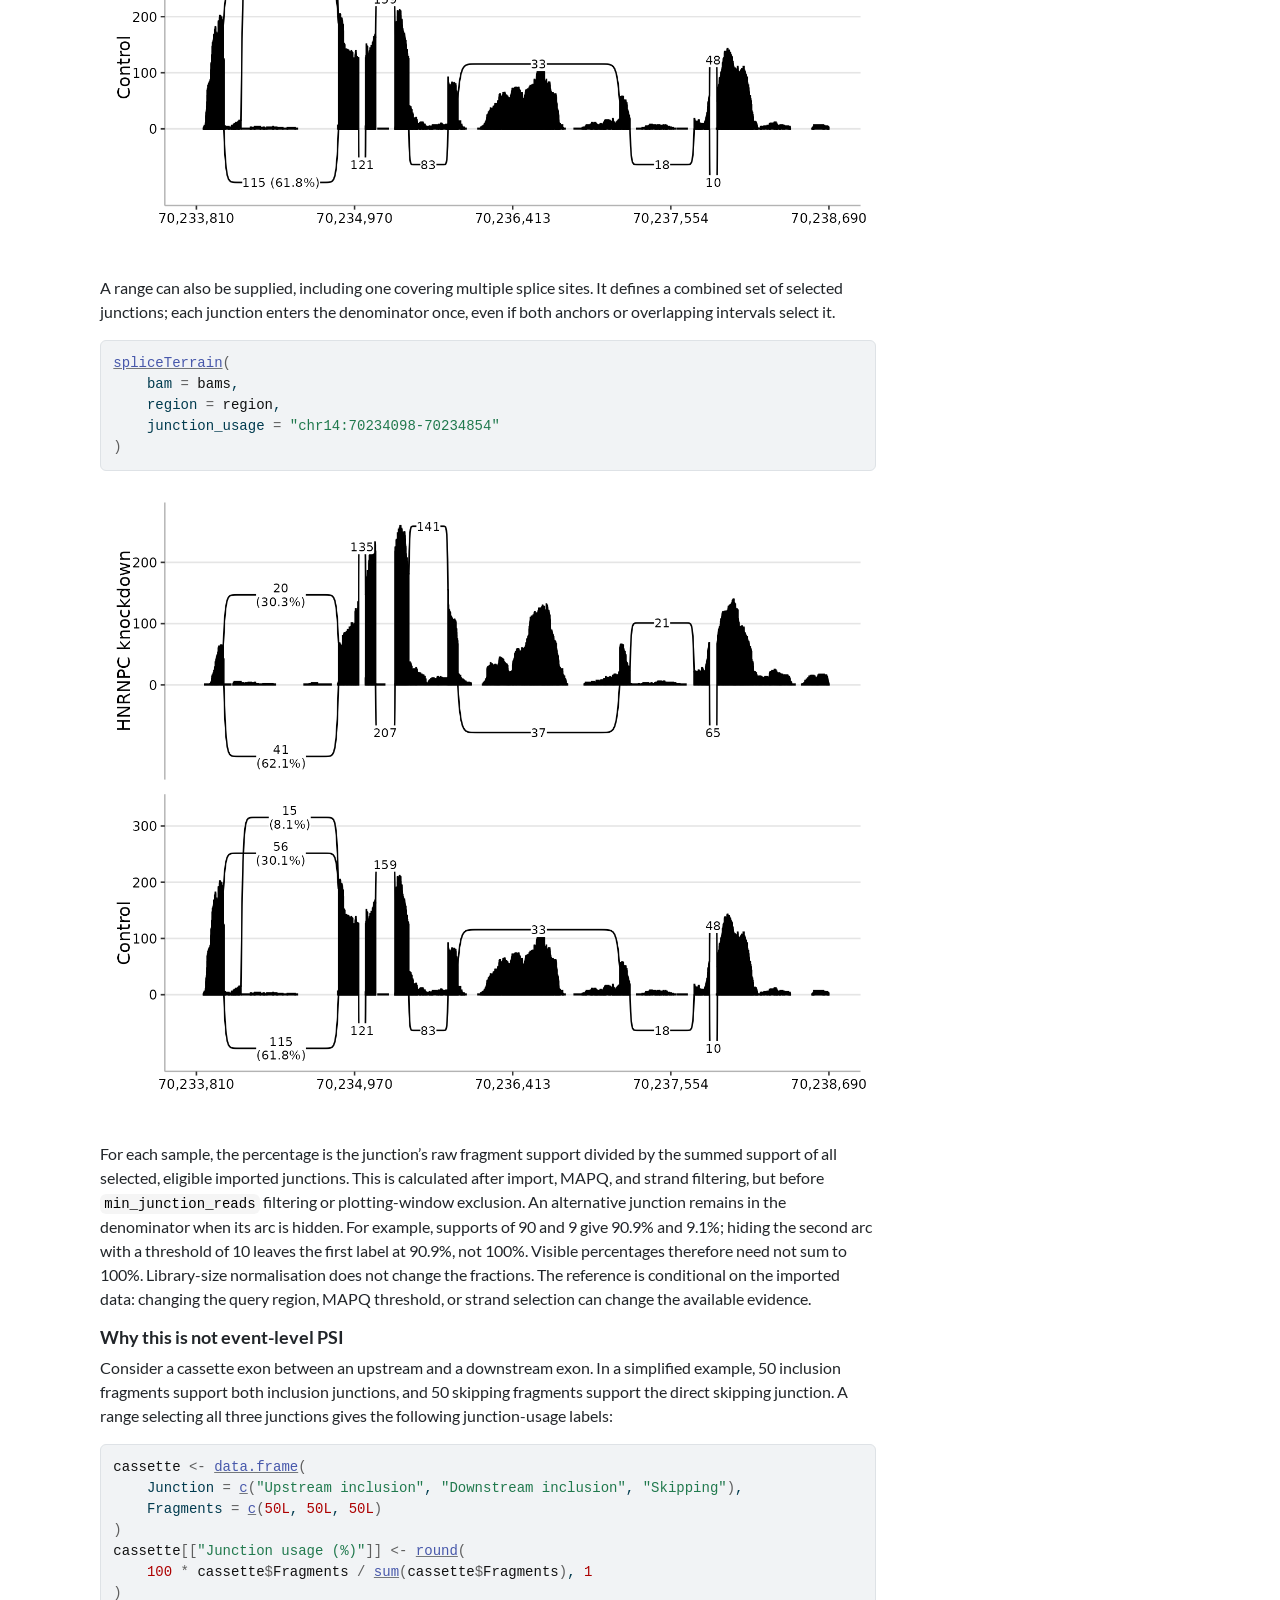
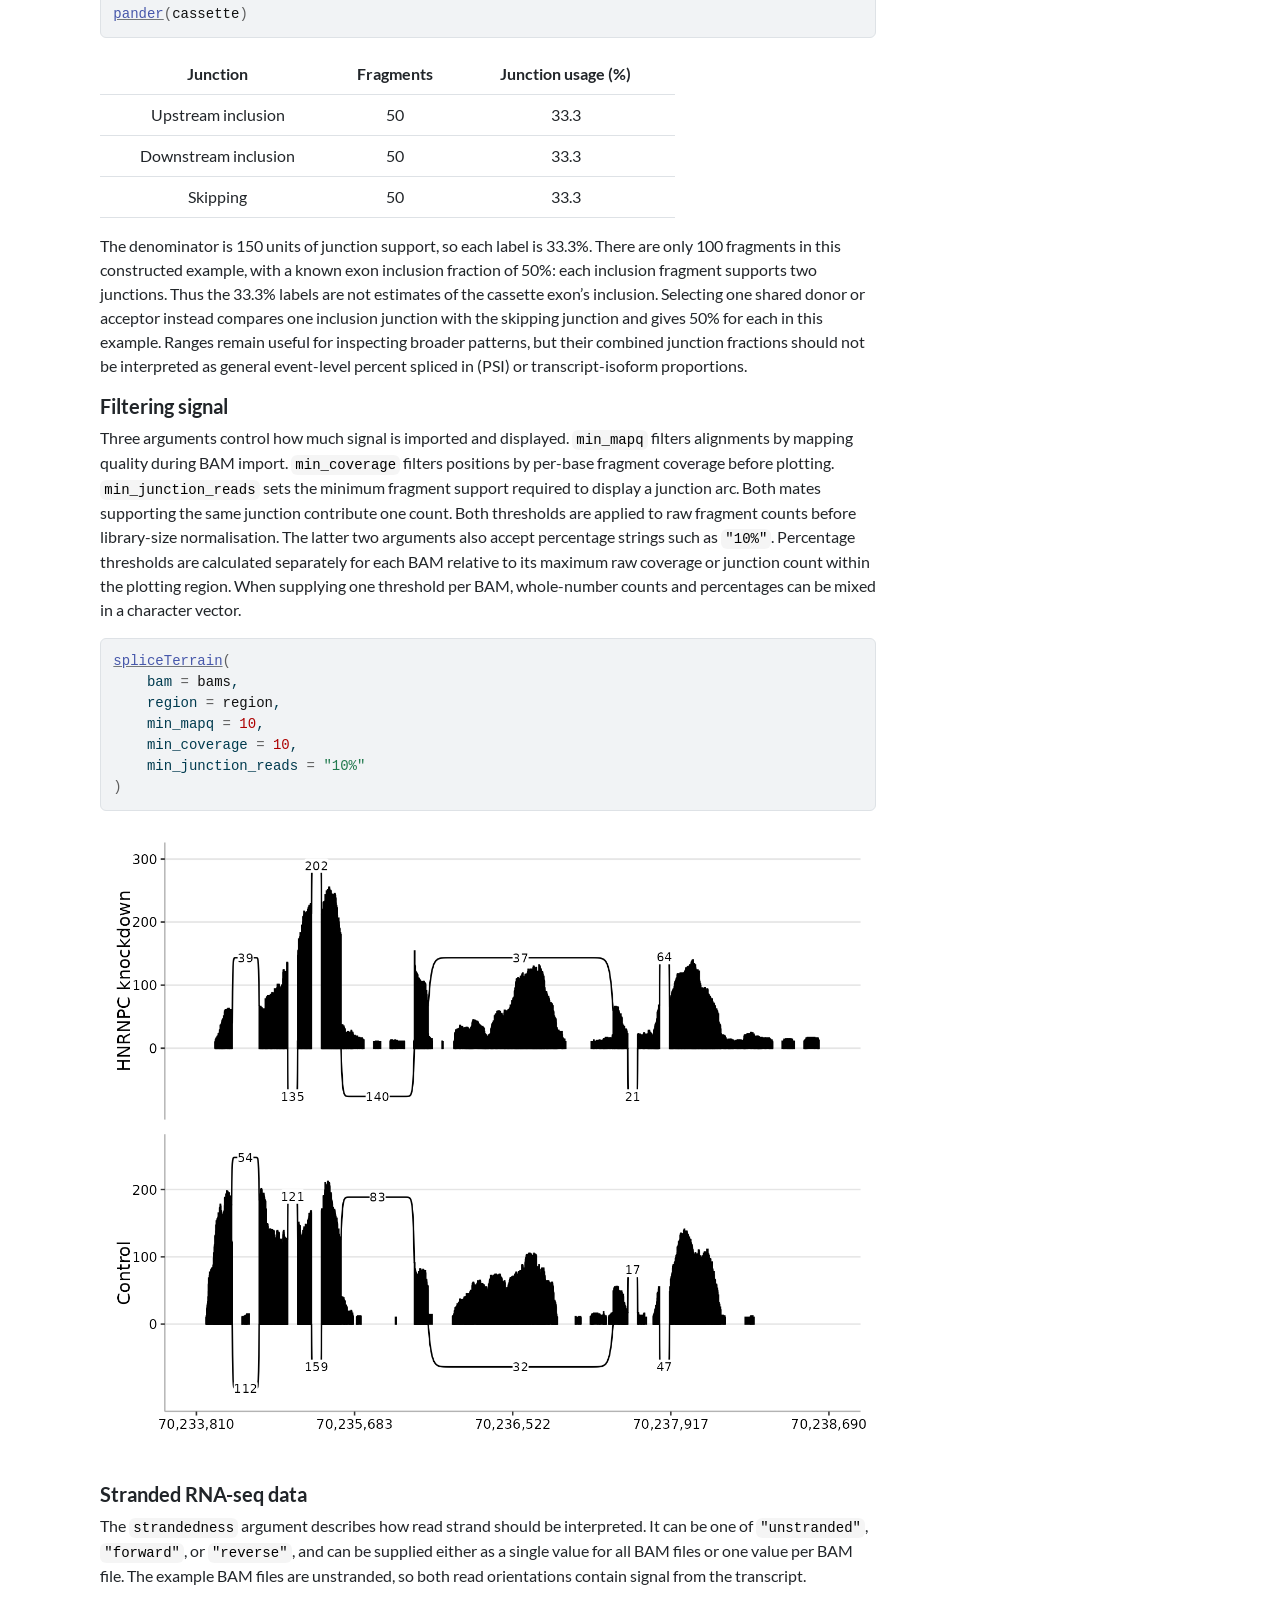
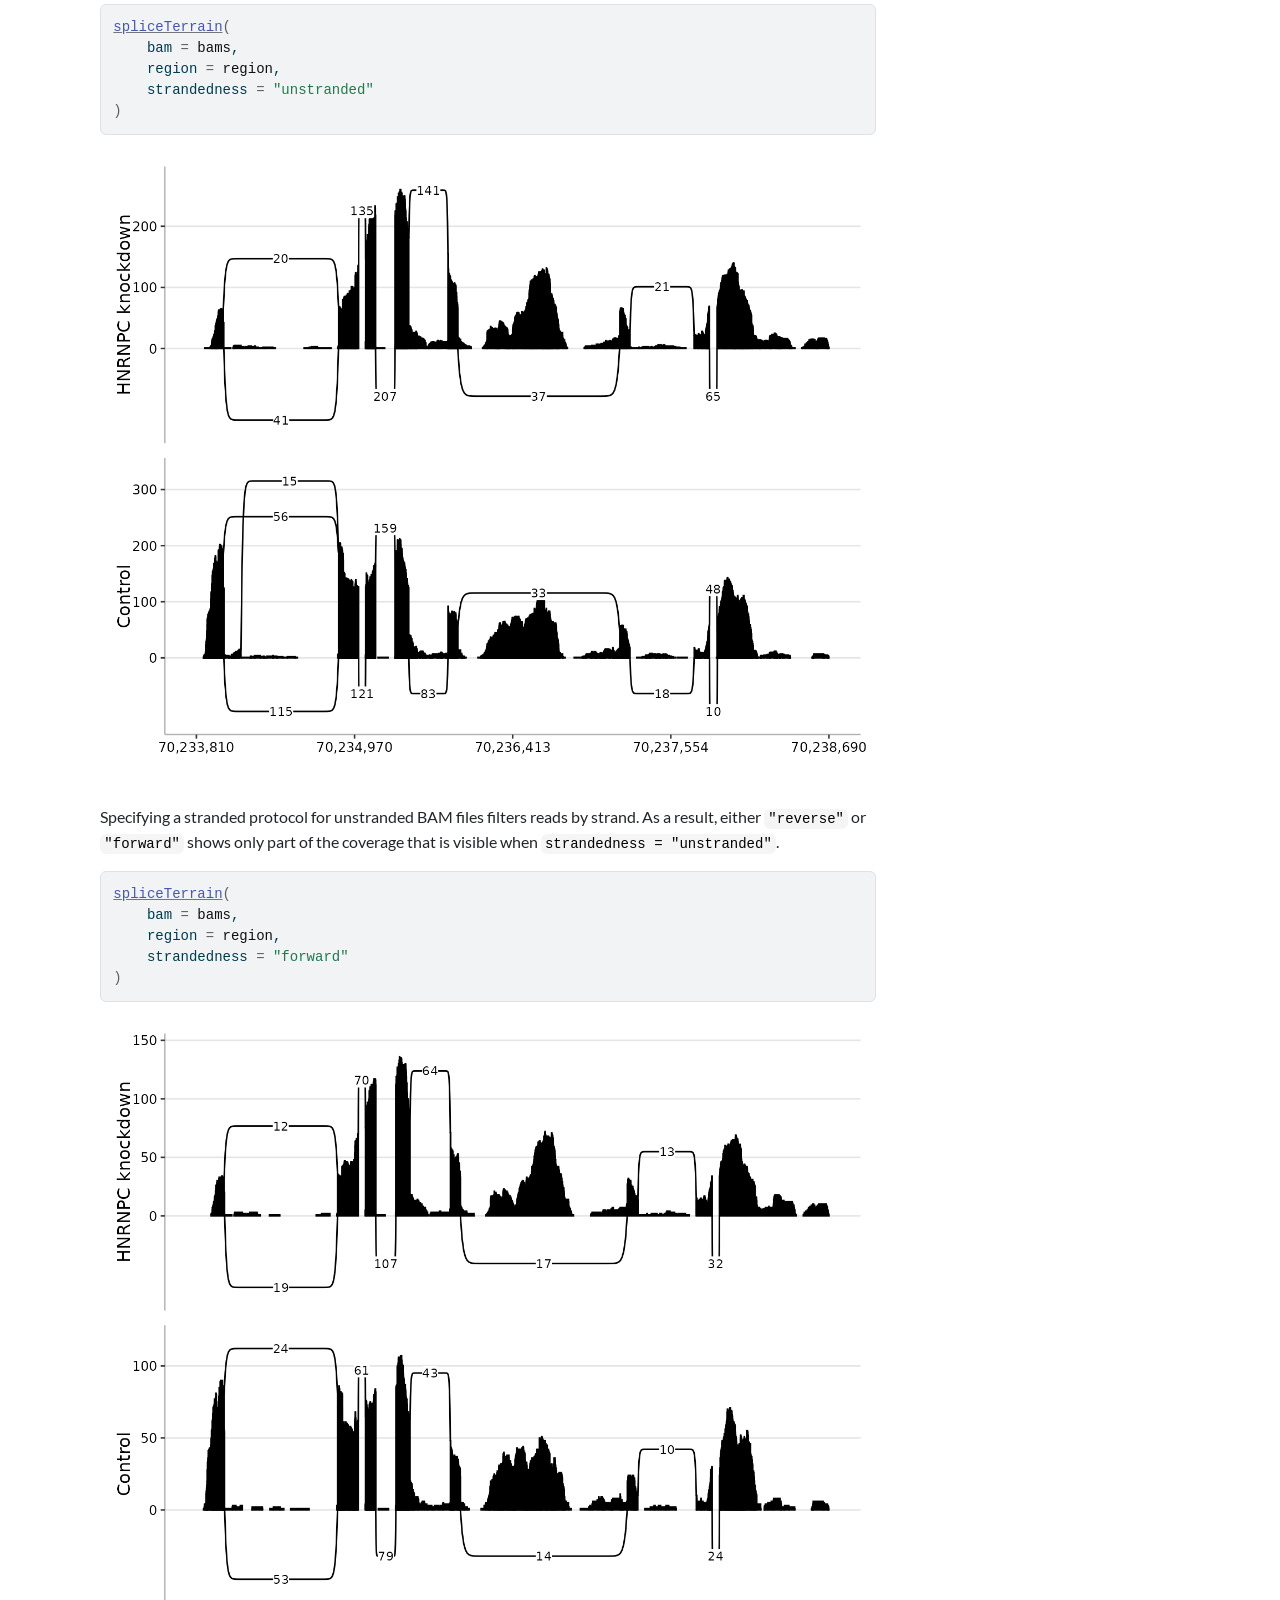
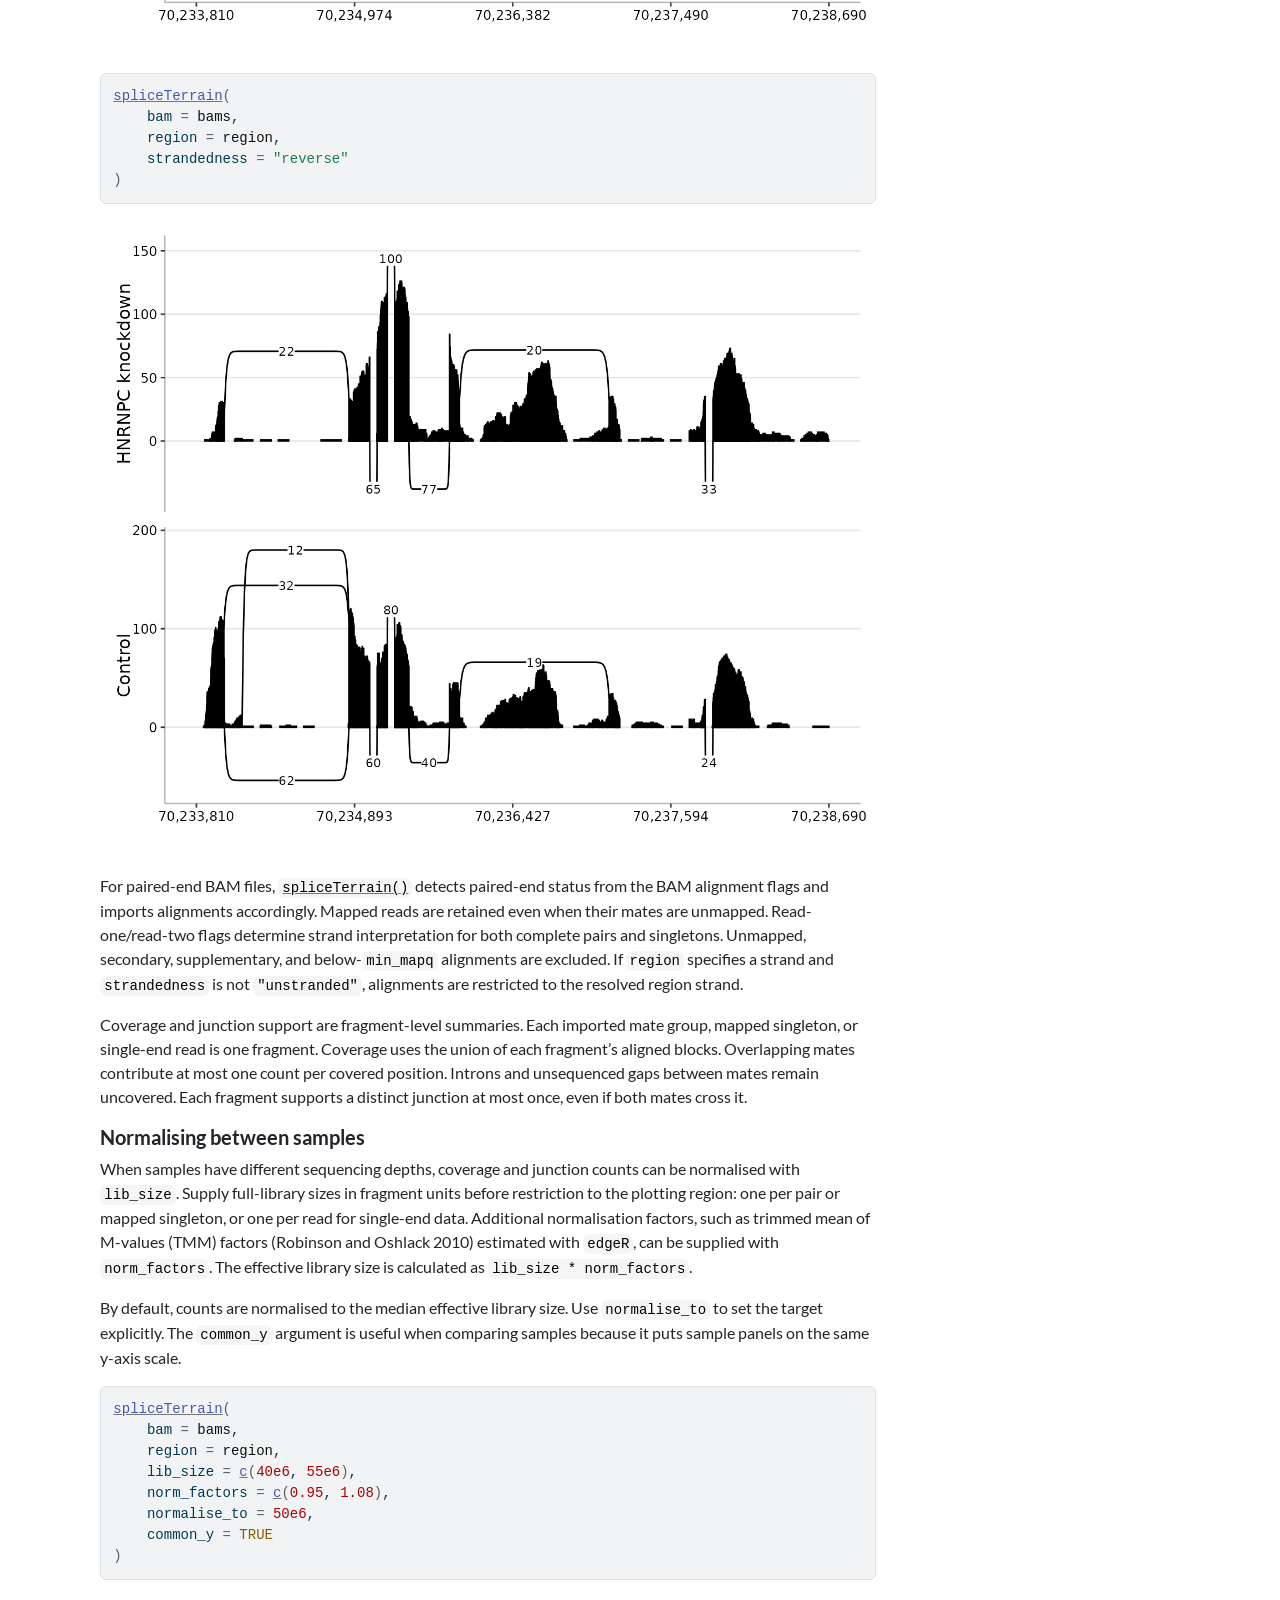
<file: articles/spliceTerrain.html>
<!DOCTYPE html>
<!-- Generated by pkgdown: do not edit by hand --><html lang="en">
<head>
<meta http-equiv="Content-Type" content="text/html; charset=UTF-8">
<meta charset="utf-8">
<meta http-equiv="X-UA-Compatible" content="IE=edge">
<meta name="viewport" content="width=device-width, initial-scale=1, shrink-to-fit=no">
<title>Creating Sashimi-Style Plots with `spliceTerrain` • spliceTerrain</title>
<script src="../lightswitch.js"></script><script src="../deps/jquery-3.6.0/jquery-3.6.0.min.js"></script><meta name="viewport" content="width=device-width, initial-scale=1, shrink-to-fit=no">
<link href="../deps/bootstrap-5.3.8/bootstrap.min.css" rel="stylesheet">
<script src="../deps/bootstrap-5.3.8/bootstrap.bundle.min.js"></script><link href="../deps/font-awesome-6.5.2/css/all.min.css" rel="stylesheet">
<link href="../deps/font-awesome-6.5.2/css/v4-shims.min.css" rel="stylesheet">
<script src="../deps/headroom-0.11.0/headroom.min.js"></script><script src="../deps/headroom-0.11.0/jQuery.headroom.min.js"></script><script src="../deps/bootstrap-toc-1.0.1/bootstrap-toc.min.js"></script><script src="../deps/clipboard.js-2.0.11/clipboard.min.js"></script><script src="../deps/search-1.0.0/autocomplete.jquery.min.js"></script><script src="../deps/search-1.0.0/fuse.min.js"></script><script src="../deps/search-1.0.0/mark.min.js"></script><!-- pkgdown --><script src="../pkgdown.js"></script><link href="../extra.css" rel="stylesheet">
<meta property="og:title" content="Creating Sashimi-Style Plots with `spliceTerrain`">
</head>
<body>
    <a href="#main" class="visually-hidden-focusable">Skip to contents</a>


    <nav class="navbar navbar-expand-lg fixed-top " aria-label="Site navigation"><div class="container">

    <a class="navbar-brand me-2" href="../index.html">spliceTerrain</a>

    <small class="nav-text text-muted me-auto" data-bs-toggle="tooltip" data-bs-placement="bottom" title="">0.99.0</small>


    <button class="navbar-toggler" type="button" data-bs-toggle="collapse" data-bs-target="#navbar" aria-controls="navbar" aria-expanded="false" aria-label="Toggle navigation">
      <span class="navbar-toggler-icon"></span>
    </button>

    <div id="navbar" class="collapse navbar-collapse ms-3">
      <ul class="navbar-nav me-auto">
<li class="active nav-item"><a class="nav-link" href="../articles/spliceTerrain.html">Get started</a></li>
<li class="nav-item"><a class="nav-link" href="../reference/index.html">Reference</a></li>
<li class="nav-item"><a class="nav-link" href="../news/index.html">Changelog</a></li>
      </ul>
<ul class="navbar-nav">
<li class="nav-item"><form class="form-inline" role="search">
 <input class="form-control" type="search" name="search-input" id="search-input" autocomplete="off" aria-label="Search site" placeholder="Search for" data-search-index="../search.json">
</form></li>
<li class="nav-item"><a class="external-link nav-link" href="https://github.com/baerlachlan/spliceTerrain/" aria-label="GitHub"><span class="fa fab fa-github fa-lg"></span></a></li>
<li class="nav-item dropdown">
  <button class="nav-link dropdown-toggle" type="button" id="dropdown-lightswitch" data-bs-toggle="dropdown" aria-expanded="false" aria-haspopup="true" aria-label="Light switch"><span class="fa fa-sun"></span></button>
  <ul class="dropdown-menu dropdown-menu-end" aria-labelledby="dropdown-lightswitch">
<li><button class="dropdown-item" data-bs-theme-value="light"><span class="fa fa-sun"></span> Light</button></li>
    <li><button class="dropdown-item" data-bs-theme-value="dark"><span class="fa fa-moon"></span> Dark</button></li>
    <li><button class="dropdown-item" data-bs-theme-value="auto"><span class="fa fa-adjust"></span> Auto</button></li>
  </ul>
</li>
      </ul>
</div>


  </div>
</nav><div class="container template-article">




<div class="row">
  <main id="main" class="col-md-9"><div class="page-header">
      <img src="../logo.png" class="logo" alt=""><h1>Creating Sashimi-Style Plots with `spliceTerrain`</h1>
                        <h4 data-toc-skip class="author">Lachlan
Baer</h4>
            <address class="author_afil">
      Robinson Research Institute, Adelaide University, Adelaide, SA,
AustraliaCollege of Health, Adelaide University, Adelaide, SA,
Australia<br><a class="author_email" href="mailto:#"></a><a href="mailto:bioc@lwwb.dev" class="email">bioc@lwwb.dev</a>
      </address>
                  
      
      <small class="dont-index">Source: <a href="https://github.com/baerlachlan/spliceTerrain/blob/gh-actions/vignettes/spliceTerrain.Rmd" class="external-link"><code>vignettes/spliceTerrain.Rmd</code></a></small>
      <div class="d-none name"><code>spliceTerrain.Rmd</code></div>
    </div>

    
    
<div class="section level2">
<h2 id="setup">Setup<a class="anchor" aria-label="anchor" href="#setup"></a>
</h2>
<p><code>BiocManager</code> is recommended for installing the packages
required in this vignette. <code>BiocManager</code> handles installation
from Bioconductor, CRAN and GitHub repositories.</p>
<div class="sourceCode" id="cb1"><pre class="downlit sourceCode r">
<code class="sourceCode R"><span><span class="kw">if</span> <span class="op">(</span><span class="op">!</span><span class="st">"BiocManager"</span> <span class="op"><a href="https://rdrr.io/r/base/match.html" class="external-link">%in%</a></span> <span class="fu"><a href="https://rdrr.io/r/base/colnames.html" class="external-link">rownames</a></span><span class="op">(</span><span class="fu"><a href="https://rdrr.io/r/utils/installed.packages.html" class="external-link">installed.packages</a></span><span class="op">(</span><span class="op">)</span><span class="op">)</span><span class="op">)</span></span>
<span>    <span class="fu"><a href="https://rdrr.io/r/utils/install.packages.html" class="external-link">install.packages</a></span><span class="op">(</span><span class="st">"BiocManager"</span><span class="op">)</span></span>
<span><span class="va">pkgs</span> <span class="op">&lt;-</span> <span class="fu"><a href="https://rdrr.io/r/base/c.html" class="external-link">c</a></span><span class="op">(</span></span>
<span>    <span class="st">"spliceTerrain"</span>, <span class="st">"RNAseqData.HNRNPC.bam.chr14"</span>, <span class="st">"EnsDb.Hsapiens.v75"</span>,</span>
<span>    <span class="st">"AnnotationFilter"</span>, <span class="st">"ensembldb"</span>, <span class="st">"GenomicRanges"</span>, <span class="st">"scales"</span>, <span class="st">"pander"</span>,</span>
<span>    <span class="st">"GenomeInfoDb"</span></span>
<span><span class="op">)</span></span>
<span><span class="fu">BiocManager</span><span class="fu">::</span><span class="fu"><a href="https://bioconductor.github.io/BiocManager/reference/install.html" class="external-link">install</a></span><span class="op">(</span><span class="va">pkgs</span>, update <span class="op">=</span> <span class="cn">FALSE</span><span class="op">)</span></span></code></pre></div>
<div class="sourceCode" id="cb2"><pre class="downlit sourceCode r">
<code class="sourceCode R"><span><span class="kw"><a href="https://rdrr.io/r/base/library.html" class="external-link">library</a></span><span class="op">(</span><span class="va"><a href="https://github.com/baerlachlan/spliceTerrain" class="external-link">spliceTerrain</a></span><span class="op">)</span></span>
<span><span class="kw"><a href="https://rdrr.io/r/base/library.html" class="external-link">library</a></span><span class="op">(</span><span class="va"><a href="http://www.ebi.ac.uk/arrayexpress/experiments/E-MTAB-1147/" class="external-link">RNAseqData.HNRNPC.bam.chr14</a></span><span class="op">)</span></span>
<span><span class="kw"><a href="https://rdrr.io/r/base/library.html" class="external-link">library</a></span><span class="op">(</span><span class="va">EnsDb.Hsapiens.v75</span><span class="op">)</span></span>
<span><span class="kw"><a href="https://rdrr.io/r/base/library.html" class="external-link">library</a></span><span class="op">(</span><span class="va"><a href="https://github.com/Bioconductor/AnnotationFilter" class="external-link">AnnotationFilter</a></span><span class="op">)</span></span>
<span><span class="kw"><a href="https://rdrr.io/r/base/library.html" class="external-link">library</a></span><span class="op">(</span><span class="va"><a href="https://github.com/jorainer/ensembldb" class="external-link">ensembldb</a></span><span class="op">)</span></span>
<span><span class="kw"><a href="https://rdrr.io/r/base/library.html" class="external-link">library</a></span><span class="op">(</span><span class="va"><a href="https://bioconductor.org/packages/GenomicRanges" class="external-link">GenomicRanges</a></span><span class="op">)</span></span>
<span><span class="kw"><a href="https://rdrr.io/r/base/library.html" class="external-link">library</a></span><span class="op">(</span><span class="va"><a href="https://scales.r-lib.org" class="external-link">scales</a></span><span class="op">)</span></span>
<span><span class="kw"><a href="https://rdrr.io/r/base/library.html" class="external-link">library</a></span><span class="op">(</span><span class="va"><a href="https://rapporter.github.io/pander/" class="external-link">pander</a></span><span class="op">)</span></span>
<span><span class="kw"><a href="https://rdrr.io/r/base/library.html" class="external-link">library</a></span><span class="op">(</span><span class="va"><a href="https://bioconductor.org/packages/GenomeInfoDb" class="external-link">GenomeInfoDb</a></span><span class="op">)</span></span></code></pre></div>
</div>
<div class="section level2">
<h2 id="quick-start">Quick start<a class="anchor" aria-label="anchor" href="#quick-start"></a>
</h2>
<p>At a minimum, <code><a href="../reference/spliceTerrain-methods.html">spliceTerrain()</a></code> needs BAM file paths and a
genomic interval. Here we use BAM files from
<code>RNAseqData.HNRNPC.bam.chr14</code>, selecting one HNRNPC knockdown
sample and one control sample from the study by Zarnack et al. <span class="citation">(Zarnack et al. 2013)</span> (ArrayExpress accession
E-MTAB-1147). The region can be supplied as a single character
string.</p>
<div class="sourceCode" id="cb3"><pre class="downlit sourceCode r">
<code class="sourceCode R"><span><span class="va">bams</span> <span class="op">&lt;-</span> <span class="va">RNAseqData.HNRNPC.bam.chr14_BAMFILES</span><span class="op">[</span><span class="fu"><a href="https://rdrr.io/r/base/c.html" class="external-link">c</a></span><span class="op">(</span><span class="fl">7</span>, <span class="fl">1</span><span class="op">)</span><span class="op">]</span></span>
<span><span class="va">region</span> <span class="op">&lt;-</span> <span class="st">"chr14:70,233,810-70,238,690"</span></span>
<span></span>
<span><span class="fu"><a href="../reference/spliceTerrain-methods.html">spliceTerrain</a></span><span class="op">(</span>bam <span class="op">=</span> <span class="va">bams</span>, region <span class="op">=</span> <span class="va">region</span><span class="op">)</span></span></code></pre></div>
<p><img src="spliceTerrain_files/figure-html/quickstart-1.png" class="r-plt" alt="" width="700"></p>
</div>
<div class="section level2">
<h2 id="introduction">Introduction<a class="anchor" aria-label="anchor" href="#introduction"></a>
</h2>
<p>Sashimi plots visualise RNA-seq alignments across a genomic interval.
They combine coverage tracks with arcs representing splice junction
support <span class="citation">(Katz et al. 2015)</span>.
<code>spliceTerrain</code> reports both coverage and junction support in
fragment-level units. This makes them useful for inspecting transcript
structure, exon usage, alternative splice sites, intron retention, and
differences in junction usage between samples.</p>
<div class="section level3">
<h3 id="motivation">Motivation<a class="anchor" aria-label="anchor" href="#motivation"></a>
</h3>
<p><code>spliceTerrain</code> was designed to fit into R/Bioconductor
workflows. Candidate regions, exon models, and features of interest are
often already represented as <code>GRanges</code> or
<code>GRangesList</code> objects from <code>GenomicRanges</code> <span class="citation">(Lawrence et al. 2013)</span>.
<code>spliceTerrain</code> allows reuse of these objects for regions,
transcript annotation, and highlights alongside indexed BAM files,
within the same R session. For example, exon models retrieved from an
<code>EnsDb</code> object can become annotation rows without first
exporting them to an annotation file.</p>
<p><code>spliceTerrain</code> brings these inputs together in a focused,
sample-resolved sashimi workflow. It returns a <code>patchwork</code>
plot or an inspectable genomic context. Its genomic summaries and
plotting settings can be edited and replotted.</p>
<p><code>spliceTerrain</code> displays one panel per BAM for visual
inspection of local splicing patterns. It does not perform
differential-splicing testing, estimate event-level PSI, or infer
transcript isoforms.</p>
</div>
<div class="section level3">
<h3 id="related-tools">Related tools<a class="anchor" aria-label="anchor" href="#related-tools"></a>
</h3>
<p>Several established tools support related visualisation tasks:</p>
<ul>
<li>
<strong><a href="https://bioconductor.org/packages/Gviz/" class="external-link"><code>Gviz</code></a></strong>
provides genomic tracks, including BAM-backed coverage and sashimi plots
<span class="citation">(Hahne and Ivanek 2016)</span>.</li>
<li>
<strong><a href="https://bioconductor.org/packages/ggbio/" class="external-link"><code>ggbio</code></a></strong>
provides genomic visualisation based on <code>ggplot2</code>, with
support for Bioconductor objects and transcript-based splice summaries
<span class="citation">(Yin et al. 2012)</span>.</li>
<li>
<strong><a href="https://bioconductor.org/packages/SpliceWiz/" class="external-link"><code>SpliceWiz</code></a></strong>
provides coverage and sashimi plots within an alternative-splicing
analysis workflow. Its event-normalised coverage plots offer an
alternative view of splicing differences, summarising replicates by
condition rather than relying on individual-sample sashimi plots <span class="citation">(Wong et al. 2024)</span>.</li>
<li>
<strong><a href="https://github.com/guigolab/ggsashimi" class="external-link"><code>ggsashimi</code></a></strong>
provides a command-line sashimi plotting workflow with sample overlays
and aggregation <span class="citation">(Garrido-Martín et al.
2018)</span>.</li>
</ul>
<p><code>spliceTerrain</code> focuses on sample-resolved sashimi plots
within R/Bioconductor workflows. It is particularly useful when regions
and annotations are already represented as genomic objects and plots
need iterative refinement. It combines:</p>
<ul>
<li>
<strong>Editable genomic summaries:</strong> inspect or modify
coverage, junctions, and settings in a returned context, then replot
without importing the BAM files again.</li>
<li>
<strong>Coverage-aware compression:</strong> preserve selected
blocks defined by coverage, annotation, and junction anchors while
shortening gaps. Coverage retained after filtering can preserve regions
within annotated introns at their original width.</li>
<li>
<strong>Fragment-level support:</strong> count overlapping mates
once per covered base and once per distinct junction, while retaining
mapped singletons.</li>
<li>
<strong>Stable local junction fractions:</strong> calculate usage
against the pre-display junction reference, so hiding arcs does not
change the remaining percentages.</li>
<li>
<strong>Integrated sample normalisation:</strong> apply supplied
library sizes and optional normalisation factors consistently to
coverage and junction support, while retaining raw fragment counts for
filtering.</li>
</ul>
<p>These choices offer specific contrasts with existing workflows. When
compression is enabled, <code>ggsashimi</code> uses junction-derived,
length-dependent shrinking, whereas <code>spliceTerrain</code> also uses
retained coverage and annotation to define preserved blocks. By default,
<code>Gviz</code> and <code>ggsashimi</code> count support at the read
level, so both mates can contribute to coverage and junction counts. In
contrast, <code>spliceTerrain</code> uses fragment-level counts.
<code>spliceTerrain</code> displays transcript annotation alongside
observed junction support without assigning that support to transcript
models. This complements the transcript-model-based summaries provided
by <code>ggbio</code>’s <code>plotSpliceSum()</code>.</p>
<p><code>spliceTerrain</code> exposes sample normalisation through
dedicated arguments. <code>Gviz</code> supports custom transformations
that can implement similar scaling, whereas the <code>ggsashimi</code>
command-line interface has no equivalent library-size normalisation
option.</p>
<p>Versions compared: <a href="https://github.com/ivanek/Gviz/tree/482799c06b17" class="external-link"><code>Gviz</code>
1.57.4</a>, <a href="https://github.com/bioconductor-source/ggbio/tree/5d6ed36bdeb6" class="external-link"><code>ggbio</code>
1.61.0</a>, <a href="https://github.com/bioconductor-source/SpliceWiz/tree/37fa02b5b70d" class="external-link"><code>SpliceWiz</code>
1.15.0</a>, and <a href="https://github.com/guigolab/ggsashimi/tree/v1.1.5" class="external-link"><code>ggsashimi</code>
1.1.5</a>.</p>
</div>
</div>
<div class="section level2">
<h2 id="complete-guide">Complete guide<a class="anchor" aria-label="anchor" href="#complete-guide"></a>
</h2>
<p>The following sections build up aspects of a more complete plot and
introduce the main options available in <code><a href="../reference/spliceTerrain-methods.html">spliceTerrain()</a></code>.
The examples continue to use the HNRNPC chr14 BAM files from the quick
start.</p>
<div class="section level3">
<h3 id="input-bam-files-and-regions">Input BAM files and regions<a class="anchor" aria-label="anchor" href="#input-bam-files-and-regions"></a>
</h3>
<p>The <code>bam</code> argument is a character vector of indexed BAM
file paths. If the vector is named, those names are used as sample
labels in the plot. If it is unnamed, labels are derived from the BAM
file names. BAM files must be indexed for region-restricted import.
Index files should be discoverable by <code>Rsamtools</code> using
standard same-directory naming, typically <code>file.bam.bai</code>.</p>
<div class="sourceCode" id="cb4"><pre class="downlit sourceCode r">
<code class="sourceCode R"><span><span class="va">bams</span> <span class="op">&lt;-</span> <span class="va">RNAseqData.HNRNPC.bam.chr14_BAMFILES</span><span class="op">[</span><span class="fu"><a href="https://rdrr.io/r/base/c.html" class="external-link">c</a></span><span class="op">(</span><span class="fl">7</span>, <span class="fl">1</span><span class="op">)</span><span class="op">]</span></span>
<span><span class="fu"><a href="https://rdrr.io/r/base/names.html" class="external-link">names</a></span><span class="op">(</span><span class="va">bams</span><span class="op">)</span> <span class="op">&lt;-</span> <span class="fu"><a href="https://rdrr.io/r/base/c.html" class="external-link">c</a></span><span class="op">(</span><span class="st">"HNRNPC knockdown"</span>, <span class="st">"Control"</span><span class="op">)</span></span></code></pre></div>
<p>The <code>region</code> argument can be a character string, a
<code>GRanges</code>, or a <code>GRangesList</code>. Character regions
may use comma-separated coordinates, such as
<code>"chr14:70,233,810-70,238,690"</code>. For Bioconductor workflows,
using a <code>GRanges</code> object is often more convenient.</p>
<p>Because the example BAM files use UCSC style chromosome names, we
also convert the region to UCSC style before plotting.</p>
<div class="sourceCode" id="cb5"><pre class="downlit sourceCode r">
<code class="sourceCode R"><span><span class="va">ensDb</span> <span class="op">&lt;-</span> <span class="va">EnsDb.Hsapiens.v75</span></span>
<span><span class="va">region</span> <span class="op">&lt;-</span> <span class="fu"><a href="https://rdrr.io/pkg/GenomicFeatures/man/transcripts.html" class="external-link">transcripts</a></span><span class="op">(</span><span class="va">ensDb</span>, filter <span class="op">=</span> <span class="fu"><a href="https://rdrr.io/pkg/AnnotationFilter/man/AnnotationFilter.html" class="external-link">TxIdFilter</a></span><span class="op">(</span><span class="st">"ENST00000394366"</span><span class="op">)</span><span class="op">)</span></span>
<span><span class="fu"><a href="https://rdrr.io/pkg/GenomeInfoDb/man/seqlevelsStyle.html" class="external-link">seqlevelsStyle</a></span><span class="op">(</span><span class="va">region</span><span class="op">)</span> <span class="op">&lt;-</span> <span class="st">"UCSC"</span></span>
<span><span class="va">region</span></span>
<span><span class="co">#&gt; GRanges object with 1 range and 6 metadata columns:</span></span>
<span><span class="co">#&gt;                   seqnames            ranges strand |           tx_id     tx_biotype tx_cds_seq_start tx_cds_seq_end         gene_id         tx_name</span></span>
<span><span class="co">#&gt;                      &lt;Rle&gt;         &lt;IRanges&gt;  &lt;Rle&gt; |     &lt;character&gt;    &lt;character&gt;        &lt;integer&gt;      &lt;integer&gt;     &lt;character&gt;     &lt;character&gt;</span></span>
<span><span class="co">#&gt;   ENST00000394366    chr14 70233810-70238690      + | ENST00000394366 protein_coding         70234874       70238178 ENSG00000100650 ENST00000394366</span></span>
<span><span class="co">#&gt;   -------</span></span>
<span><span class="co">#&gt;   seqinfo: 1 sequence from hg19 genome</span></span></code></pre></div>
<p>If multiple ranges are supplied, <code><a href="../reference/spliceTerrain-methods.html">spliceTerrain()</a></code> reduces
them to a single span on one chromosome and uses that span as the BAM
query and plotting window. The span is the smallest continuous interval
containing all supplied ranges: it starts at the lowest start coordinate
and ends at the highest end coordinate.</p>
</div>
<div class="section level3">
<h3 id="adding-transcript-annotation">Adding transcript annotation<a class="anchor" aria-label="anchor" href="#adding-transcript-annotation"></a>
</h3>
<p>Transcript models can be displayed with the <code>annotation</code>
argument. This must be a <code>GRangesList</code>, where each list
element represents one transcript or feature group. The names of the
list elements are used as y-axis labels in the annotation panel. When
annotation is present, the final plot contains one panel per BAM file
plus one annotation panel. The relative heights of these panels are
controlled with <code>panel_heights</code>, where the final value
corresponds to the annotation panel. Setting
<code>annotated_junctions = TRUE</code> distinguishes junctions that
exactly match an intron in the supplied annotation with solid arcs,
while unmatched junctions are drawn with dashed arcs. Junction
classification is relative to the supplied annotation, so known
junctions may appear unmatched when only a subset of transcripts is
provided.</p>
<p>For this vignette, the plotting region covers the <em>SRSF5</em>
gene. We retrieve exon ranges for the gene and keep a small number of
transcripts so the annotation panel remains readable.</p>
<div class="sourceCode" id="cb6"><pre class="downlit sourceCode r">
<code class="sourceCode R"><span><span class="va">annotation</span> <span class="op">&lt;-</span> <span class="fu"><a href="https://rdrr.io/pkg/GenomicFeatures/man/transcriptsBy.html" class="external-link">exonsBy</a></span><span class="op">(</span></span>
<span>    <span class="va">ensDb</span>, by <span class="op">=</span> <span class="st">"tx"</span>, filter <span class="op">=</span> <span class="fu"><a href="https://rdrr.io/pkg/AnnotationFilter/man/AnnotationFilter.html" class="external-link">GeneIdFilter</a></span><span class="op">(</span><span class="st">"ENSG00000100650"</span><span class="op">)</span></span>
<span><span class="op">)</span></span>
<span><span class="va">annotation</span> <span class="op">&lt;-</span> <span class="va">annotation</span><span class="op">[</span><span class="fl">1</span><span class="op">:</span><span class="fl">3</span><span class="op">]</span></span>
<span><span class="fu"><a href="https://rdrr.io/pkg/GenomeInfoDb/man/seqlevelsStyle.html" class="external-link">seqlevelsStyle</a></span><span class="op">(</span><span class="va">annotation</span><span class="op">)</span> <span class="op">&lt;-</span> <span class="st">"UCSC"</span></span></code></pre></div>
<div class="sourceCode" id="cb7"><pre class="downlit sourceCode r">
<code class="sourceCode R"><span><span class="fu"><a href="../reference/spliceTerrain-methods.html">spliceTerrain</a></span><span class="op">(</span></span>
<span>    bam <span class="op">=</span> <span class="va">bams</span>,</span>
<span>    region <span class="op">=</span> <span class="va">region</span>,</span>
<span>    annotation <span class="op">=</span> <span class="va">annotation</span>,</span>
<span>    annotated_junctions <span class="op">=</span> <span class="cn">TRUE</span>,</span>
<span>    panel_heights <span class="op">=</span> <span class="fu"><a href="https://rdrr.io/r/base/c.html" class="external-link">c</a></span><span class="op">(</span><span class="fl">2</span>, <span class="fl">2</span>, <span class="fl">1</span><span class="op">)</span></span>
<span><span class="op">)</span></span></code></pre></div>
<p><img src="spliceTerrain_files/figure-html/annotation_plot-1.png" class="r-plt" alt="" width="700"></p>
</div>
<div class="section level3">
<h3 id="styling-annotation-tracks">Styling annotation tracks<a class="anchor" aria-label="anchor" href="#styling-annotation-tracks"></a>
</h3>
<p>Annotation features can be coloured by a metadata column with
<code>anno_fill_by</code>. Use <code>"group"</code> to colour each
transcript or feature group separately. Specific fill colours can be
supplied with <code>anno_fill_colours</code>.</p>
<p>Text labels can be drawn inside annotation features with
<code>anno_label_by</code>. The label colour and size are controlled by
<code>anno_label_colour</code> and <code>anno_label_size</code>. The
<code>min_arrow</code> argument controls how wide an annotation intron
must be before directional arrows are drawn.</p>
<div class="sourceCode" id="cb8"><pre class="downlit sourceCode r">
<code class="sourceCode R"><span><span class="fu"><a href="../reference/spliceTerrain-methods.html">spliceTerrain</a></span><span class="op">(</span></span>
<span>    bam <span class="op">=</span> <span class="va">bams</span>,</span>
<span>    region <span class="op">=</span> <span class="va">region</span>,</span>
<span>    annotation <span class="op">=</span> <span class="va">annotation</span>,</span>
<span>    panel_heights <span class="op">=</span> <span class="fu"><a href="https://rdrr.io/r/base/c.html" class="external-link">c</a></span><span class="op">(</span><span class="fl">2</span>, <span class="fl">2</span>, <span class="fl">1</span><span class="op">)</span>,</span>
<span>    anno_fill_by <span class="op">=</span> <span class="st">"group"</span>,</span>
<span>    anno_fill_colours <span class="op">=</span> <span class="fu"><a href="https://rdrr.io/r/base/c.html" class="external-link">c</a></span><span class="op">(</span></span>
<span>        ENST00000553369 <span class="op">=</span> <span class="st">"#66C2A5"</span>,</span>
<span>        ENST00000394366 <span class="op">=</span> <span class="st">"#8DA0CB"</span>,</span>
<span>        ENST00000451983 <span class="op">=</span> <span class="st">"#FC8D62"</span></span>
<span>    <span class="op">)</span>,</span>
<span>    anno_label_by <span class="op">=</span> <span class="st">"exon_rank"</span>,</span>
<span>    anno_label_colour <span class="op">=</span> <span class="st">"black"</span>,</span>
<span>    anno_label_size <span class="op">=</span> <span class="fl">2.5</span>,</span>
<span>    min_arrow <span class="op">=</span> <span class="fl">100</span></span>
<span><span class="op">)</span></span></code></pre></div>
<p><img src="spliceTerrain_files/figure-html/annotation_styling-1.png" class="r-plt" alt="" width="700"></p>
</div>
<div class="section level3">
<h3 id="highlighting-regions-of-interest">Highlighting regions of interest<a class="anchor" aria-label="anchor" href="#highlighting-regions-of-interest"></a>
</h3>
<p>The <code>highlight</code> argument marks one or more genomic
intervals with shaded vertical bands. This is useful for drawing
attention to a splice site, variant position, alternative exon, or other
feature of interest. The highlighted interval can be supplied as a
character string or as a <code>GRanges</code> object.</p>
<div class="sourceCode" id="cb9"><pre class="downlit sourceCode r">
<code class="sourceCode R"><span><span class="fu"><a href="../reference/spliceTerrain-methods.html">spliceTerrain</a></span><span class="op">(</span></span>
<span>    bam <span class="op">=</span> <span class="va">bams</span>,</span>
<span>    region <span class="op">=</span> <span class="va">region</span>,</span>
<span>    highlight <span class="op">=</span> <span class="st">"chr14:70234854-70234854"</span>,</span>
<span>    highlight_colour <span class="op">=</span> <span class="st">"red"</span></span>
<span><span class="op">)</span></span></code></pre></div>
<p><img src="spliceTerrain_files/figure-html/highlight_site-1.png" class="r-plt" alt="" width="700"></p>
<p>A wider interval can be highlighted with a semi-transparent
colour.</p>
<div class="sourceCode" id="cb10"><pre class="downlit sourceCode r">
<code class="sourceCode R"><span><span class="fu"><a href="../reference/spliceTerrain-methods.html">spliceTerrain</a></span><span class="op">(</span></span>
<span>    bam <span class="op">=</span> <span class="va">bams</span>,</span>
<span>    region <span class="op">=</span> <span class="va">region</span>,</span>
<span>    highlight <span class="op">=</span> <span class="st">"chr14:70234056-70234097"</span>,</span>
<span>    highlight_colour <span class="op">=</span> <span class="fu">scales</span><span class="fu">::</span><span class="fu"><a href="https://scales.r-lib.org/reference/alpha.html" class="external-link">alpha</a></span><span class="op">(</span><span class="st">"red"</span>, <span class="fl">0.2</span><span class="op">)</span></span>
<span><span class="op">)</span></span></code></pre></div>
<p><img src="spliceTerrain_files/figure-html/highlight_exon-1.png" class="r-plt" alt="" width="700"></p>
</div>
<div class="section level3">
<h3 id="local-junction-usage-labels">Local junction-usage labels<a class="anchor" aria-label="anchor" href="#local-junction-usage-labels"></a>
</h3>
<p>The <code>junction_usage</code> argument selects junctions by a
genomic position or range and labels their relative fragment support
within each sample. Junctions are selected when either their start or
end anchor overlaps the supplied interval(s). Junction anchors use
intronic coordinates: the start anchor is the first base of the intron,
and the end anchor is the last base of the intron, not the adjacent
exonic bases.</p>
<p><strong>Selecting a single shared splice site gives the cleanest
interpretation.</strong> For junctions sharing a donor or acceptor, the
labels describe their relative support at that site. By default, the
junction count and usage percentage are separated by a new line. Use
<code>junction_usage_label_sep = " "</code> to display them together on
one line.</p>
<div class="sourceCode" id="cb11"><pre class="downlit sourceCode r">
<code class="sourceCode R"><span><span class="fu"><a href="../reference/spliceTerrain-methods.html">spliceTerrain</a></span><span class="op">(</span></span>
<span>    bam <span class="op">=</span> <span class="va">bams</span>,</span>
<span>    region <span class="op">=</span> <span class="va">region</span>,</span>
<span>    junction_usage <span class="op">=</span> <span class="st">"chr14:70234854-70234854"</span>,</span>
<span>    junction_usage_label_sep <span class="op">=</span> <span class="st">" "</span></span>
<span><span class="op">)</span></span></code></pre></div>
<p><img src="spliceTerrain_files/figure-html/junction_usage_site-1.png" class="r-plt" alt="" width="700"></p>
<p>A range can also be supplied, including one covering multiple splice
sites. It defines a combined set of selected junctions; each junction
enters the denominator once, even if both anchors or overlapping
intervals select it.</p>
<div class="sourceCode" id="cb12"><pre class="downlit sourceCode r">
<code class="sourceCode R"><span><span class="fu"><a href="../reference/spliceTerrain-methods.html">spliceTerrain</a></span><span class="op">(</span></span>
<span>    bam <span class="op">=</span> <span class="va">bams</span>,</span>
<span>    region <span class="op">=</span> <span class="va">region</span>,</span>
<span>    junction_usage <span class="op">=</span> <span class="st">"chr14:70234098-70234854"</span></span>
<span><span class="op">)</span></span></code></pre></div>
<p><img src="spliceTerrain_files/figure-html/junction_usage_range-1.png" class="r-plt" alt="" width="700"></p>
<p>For each sample, the percentage is the junction’s raw fragment
support divided by the summed support of all selected, eligible imported
junctions. This is calculated after import, MAPQ, and strand filtering,
but before <code>min_junction_reads</code> filtering or plotting-window
exclusion. An alternative junction remains in the denominator when its
arc is hidden. For example, supports of 90 and 9 give 90.9% and 9.1%;
hiding the second arc with a threshold of 10 leaves the first label at
90.9%, not 100%. Visible percentages therefore need not sum to 100%.
Library-size normalisation does not change the fractions. The reference
is conditional on the imported data: changing the query region, MAPQ
threshold, or strand selection can change the available evidence.</p>
<div class="section level4">
<h4 id="why-this-is-not-event-level-psi">Why this is not event-level PSI<a class="anchor" aria-label="anchor" href="#why-this-is-not-event-level-psi"></a>
</h4>
<p>Consider a cassette exon between an upstream and a downstream exon.
In a simplified example, 50 inclusion fragments support both inclusion
junctions, and 50 skipping fragments support the direct skipping
junction. A range selecting all three junctions gives the following
junction-usage labels:</p>
<div class="sourceCode" id="cb13"><pre class="downlit sourceCode r">
<code class="sourceCode R"><span><span class="va">cassette</span> <span class="op">&lt;-</span> <span class="fu"><a href="https://rdrr.io/r/base/data.frame.html" class="external-link">data.frame</a></span><span class="op">(</span></span>
<span>    Junction <span class="op">=</span> <span class="fu"><a href="https://rdrr.io/r/base/c.html" class="external-link">c</a></span><span class="op">(</span><span class="st">"Upstream inclusion"</span>, <span class="st">"Downstream inclusion"</span>, <span class="st">"Skipping"</span><span class="op">)</span>,</span>
<span>    Fragments <span class="op">=</span> <span class="fu"><a href="https://rdrr.io/r/base/c.html" class="external-link">c</a></span><span class="op">(</span><span class="fl">50L</span>, <span class="fl">50L</span>, <span class="fl">50L</span><span class="op">)</span></span>
<span><span class="op">)</span></span>
<span><span class="va">cassette</span><span class="op">[[</span><span class="st">"Junction usage (%)"</span><span class="op">]</span><span class="op">]</span> <span class="op">&lt;-</span> <span class="fu"><a href="https://rdrr.io/r/base/Round.html" class="external-link">round</a></span><span class="op">(</span></span>
<span>    <span class="fl">100</span> <span class="op">*</span> <span class="va">cassette</span><span class="op">$</span><span class="va">Fragments</span> <span class="op">/</span> <span class="fu"><a href="https://rdrr.io/r/base/sum.html" class="external-link">sum</a></span><span class="op">(</span><span class="va">cassette</span><span class="op">$</span><span class="va">Fragments</span><span class="op">)</span>, <span class="fl">1</span></span>
<span><span class="op">)</span></span>
<span><span class="fu"><a href="https://rdrr.io/pkg/pander/man/pander.html" class="external-link">pander</a></span><span class="op">(</span><span class="va">cassette</span><span class="op">)</span></span></code></pre></div>
<table style="width:78%;" class="table">
<colgroup>
<col width="31%">
<col width="16%">
<col width="29%">
</colgroup>
<thead><tr class="header">
<th align="center">Junction</th>
<th align="center">Fragments</th>
<th align="center">Junction usage (%)</th>
</tr></thead>
<tbody>
<tr class="odd">
<td align="center">Upstream inclusion</td>
<td align="center">50</td>
<td align="center">33.3</td>
</tr>
<tr class="even">
<td align="center">Downstream inclusion</td>
<td align="center">50</td>
<td align="center">33.3</td>
</tr>
<tr class="odd">
<td align="center">Skipping</td>
<td align="center">50</td>
<td align="center">33.3</td>
</tr>
</tbody>
</table>
<p>The denominator is 150 units of junction support, so each label is
33.3%. There are only 100 fragments in this constructed example, with a
known exon inclusion fraction of 50%: each inclusion fragment supports
two junctions. Thus the 33.3% labels are not estimates of the cassette
exon’s inclusion. Selecting one shared donor or acceptor instead
compares one inclusion junction with the skipping junction and gives 50%
for each in this example. Ranges remain useful for inspecting broader
patterns, but their combined junction fractions should not be
interpreted as general event-level percent spliced in (PSI) or
transcript-isoform proportions.</p>
</div>
</div>
<div class="section level3">
<h3 id="filtering-signal">Filtering signal<a class="anchor" aria-label="anchor" href="#filtering-signal"></a>
</h3>
<p>Three arguments control how much signal is imported and displayed.
<code>min_mapq</code> filters alignments by mapping quality during BAM
import. <code>min_coverage</code> filters positions by per-base fragment
coverage before plotting. <code>min_junction_reads</code> sets the
minimum fragment support required to display a junction arc. Both mates
supporting the same junction contribute one count. Both thresholds are
applied to raw fragment counts before library-size normalisation. The
latter two arguments also accept percentage strings such as
<code>"10%"</code>. Percentage thresholds are calculated separately for
each BAM relative to its maximum raw coverage or junction count within
the plotting region. When supplying one threshold per BAM, whole-number
counts and percentages can be mixed in a character vector.</p>
<div class="sourceCode" id="cb14"><pre class="downlit sourceCode r">
<code class="sourceCode R"><span><span class="fu"><a href="../reference/spliceTerrain-methods.html">spliceTerrain</a></span><span class="op">(</span></span>
<span>    bam <span class="op">=</span> <span class="va">bams</span>,</span>
<span>    region <span class="op">=</span> <span class="va">region</span>,</span>
<span>    min_mapq <span class="op">=</span> <span class="fl">10</span>,</span>
<span>    min_coverage <span class="op">=</span> <span class="fl">10</span>,</span>
<span>    min_junction_reads <span class="op">=</span> <span class="st">"10%"</span></span>
<span><span class="op">)</span></span></code></pre></div>
<p><img src="spliceTerrain_files/figure-html/filtering-1.png" class="r-plt" alt="" width="700"></p>
</div>
<div class="section level3">
<h3 id="stranded-rna-seq-data">Stranded RNA-seq data<a class="anchor" aria-label="anchor" href="#stranded-rna-seq-data"></a>
</h3>
<p>The <code>strandedness</code> argument describes how read strand
should be interpreted. It can be one of <code>"unstranded"</code>,
<code>"forward"</code>, or <code>"reverse"</code>, and can be supplied
either as a single value for all BAM files or one value per BAM file.
The example BAM files are unstranded, so both read orientations contain
signal from the transcript.</p>
<div class="sourceCode" id="cb15"><pre class="downlit sourceCode r">
<code class="sourceCode R"><span><span class="fu"><a href="../reference/spliceTerrain-methods.html">spliceTerrain</a></span><span class="op">(</span></span>
<span>    bam <span class="op">=</span> <span class="va">bams</span>,</span>
<span>    region <span class="op">=</span> <span class="va">region</span>,</span>
<span>    strandedness <span class="op">=</span> <span class="st">"unstranded"</span></span>
<span><span class="op">)</span></span></code></pre></div>
<p><img src="spliceTerrain_files/figure-html/strandedness-1.png" class="r-plt" alt="" width="700"></p>
<p>Specifying a stranded protocol for unstranded BAM files filters reads
by strand. As a result, either <code>"reverse"</code> or
<code>"forward"</code> shows only part of the coverage that is visible
when <code>strandedness = "unstranded"</code>.</p>
<div class="sourceCode" id="cb16"><pre class="downlit sourceCode r">
<code class="sourceCode R"><span><span class="fu"><a href="../reference/spliceTerrain-methods.html">spliceTerrain</a></span><span class="op">(</span></span>
<span>    bam <span class="op">=</span> <span class="va">bams</span>,</span>
<span>    region <span class="op">=</span> <span class="va">region</span>,</span>
<span>    strandedness <span class="op">=</span> <span class="st">"forward"</span></span>
<span><span class="op">)</span></span></code></pre></div>
<p><img src="spliceTerrain_files/figure-html/forward_strandedness-1.png" class="r-plt" alt="" width="700"></p>
<div class="sourceCode" id="cb17"><pre class="downlit sourceCode r">
<code class="sourceCode R"><span><span class="fu"><a href="../reference/spliceTerrain-methods.html">spliceTerrain</a></span><span class="op">(</span></span>
<span>    bam <span class="op">=</span> <span class="va">bams</span>,</span>
<span>    region <span class="op">=</span> <span class="va">region</span>,</span>
<span>    strandedness <span class="op">=</span> <span class="st">"reverse"</span></span>
<span><span class="op">)</span></span></code></pre></div>
<p><img src="spliceTerrain_files/figure-html/reverse_strandedness-1.png" class="r-plt" alt="" width="700"></p>
<p>For paired-end BAM files, <code><a href="../reference/spliceTerrain-methods.html">spliceTerrain()</a></code> detects
paired-end status from the BAM alignment flags and imports alignments
accordingly. Mapped reads are retained even when their mates are
unmapped. Read-one/read-two flags determine strand interpretation for
both complete pairs and singletons. Unmapped, secondary, supplementary,
and below-<code>min_mapq</code> alignments are excluded. If
<code>region</code> specifies a strand and <code>strandedness</code> is
not <code>"unstranded"</code>, alignments are restricted to the resolved
region strand.</p>
<p>Coverage and junction support are fragment-level summaries. Each
imported mate group, mapped singleton, or single-end read is one
fragment. Coverage uses the union of each fragment’s aligned blocks.
Overlapping mates contribute at most one count per covered position.
Introns and unsequenced gaps between mates remain uncovered. Each
fragment supports a distinct junction at most once, even if both mates
cross it.</p>
</div>
<div class="section level3">
<h3 id="normalising-between-samples">Normalising between samples<a class="anchor" aria-label="anchor" href="#normalising-between-samples"></a>
</h3>
<p>When samples have different sequencing depths, coverage and junction
counts can be normalised with <code>lib_size</code>. Supply full-library
sizes in fragment units before restriction to the plotting region: one
per pair or mapped singleton, or one per read for single-end data.
Additional normalisation factors, such as trimmed mean of M-values (TMM)
factors <span class="citation">(Robinson and Oshlack 2010)</span>
estimated with <code>edgeR</code>, can be supplied with
<code>norm_factors</code>. The effective library size is calculated as
<code>lib_size * norm_factors</code>.</p>
<p>By default, counts are normalised to the median effective library
size. Use <code>normalise_to</code> to set the target explicitly. The
<code>common_y</code> argument is useful when comparing samples because
it puts sample panels on the same y-axis scale.</p>
<div class="sourceCode" id="cb18"><pre class="downlit sourceCode r">
<code class="sourceCode R"><span><span class="fu"><a href="../reference/spliceTerrain-methods.html">spliceTerrain</a></span><span class="op">(</span></span>
<span>    bam <span class="op">=</span> <span class="va">bams</span>,</span>
<span>    region <span class="op">=</span> <span class="va">region</span>,</span>
<span>    lib_size <span class="op">=</span> <span class="fu"><a href="https://rdrr.io/r/base/c.html" class="external-link">c</a></span><span class="op">(</span><span class="fl">40e6</span>, <span class="fl">55e6</span><span class="op">)</span>,</span>
<span>    norm_factors <span class="op">=</span> <span class="fu"><a href="https://rdrr.io/r/base/c.html" class="external-link">c</a></span><span class="op">(</span><span class="fl">0.95</span>, <span class="fl">1.08</span><span class="op">)</span>,</span>
<span>    normalise_to <span class="op">=</span> <span class="fl">50e6</span>,</span>
<span>    common_y <span class="op">=</span> <span class="cn">TRUE</span></span>
<span><span class="op">)</span></span></code></pre></div>
<p><img src="spliceTerrain_files/figure-html/normalisation-1.png" class="r-plt" alt="" width="700"></p>
</div>
<div class="section level3">
<h3 id="compressed-genomic-layouts">Compressed genomic layouts<a class="anchor" aria-label="anchor" href="#compressed-genomic-layouts"></a>
</h3>
<p>By default, <code>compress_introns = TRUE</code> compacts large
uninformative gaps so the plot focuses on observed signal. The
<code>intron_width</code> argument controls the approximate width of
compacted introns in plot space. The map is built jointly from retained
coverage across samples, annotations, and junction/selection anchors.
Retained blocks keep their widths; gaps between them receive the chosen
width. Consequently, retained intronic coverage or an unannotated
covered exon remains part of the displayed signal rather than being
compressed simply because it lies inside an annotated intron. Changing
coverage filters can change the retained blocks and their map.</p>
<div class="sourceCode" id="cb19"><pre class="downlit sourceCode r">
<code class="sourceCode R"><span><span class="fu"><a href="../reference/spliceTerrain-methods.html">spliceTerrain</a></span><span class="op">(</span></span>
<span>    bam <span class="op">=</span> <span class="va">bams</span>,</span>
<span>    region <span class="op">=</span> <span class="va">region</span>,</span>
<span>    compress_introns <span class="op">=</span> <span class="cn">TRUE</span>,</span>
<span>    intron_width <span class="op">=</span> <span class="fl">500</span></span>
<span><span class="op">)</span></span></code></pre></div>
<p><img src="spliceTerrain_files/figure-html/compress_introns-1.png" class="r-plt" alt="" width="700"></p>
<p>If exact genomic distances are more important than compact display,
intron compression can be disabled.</p>
<div class="sourceCode" id="cb20"><pre class="downlit sourceCode r">
<code class="sourceCode R"><span><span class="fu"><a href="../reference/spliceTerrain-methods.html">spliceTerrain</a></span><span class="op">(</span></span>
<span>    bam <span class="op">=</span> <span class="va">bams</span>,</span>
<span>    region <span class="op">=</span> <span class="va">region</span>,</span>
<span>    compress_introns <span class="op">=</span> <span class="cn">FALSE</span></span>
<span><span class="op">)</span></span></code></pre></div>
<p><img src="spliceTerrain_files/figure-html/no_compression-1.png" class="r-plt" alt="" width="700"></p>
</div>
<div class="section level3">
<h3 id="junction-arc-display">Junction arc display<a class="anchor" aria-label="anchor" href="#junction-arc-display"></a>
</h3>
<p>Junction arcs can be tuned with <code>arc_height</code>,
<code>arc_side</code>, and <code>arc_scale</code>. Increasing
<code>arc_height</code> gives stacked arcs more vertical separation. The
<code>arc_side</code> argument controls whether arcs are drawn above,
below, or on both sides of the coverage track. With
<code>arc_scale = TRUE</code>, arc width scales with filtered fragment
support. Junction label size is controlled with
<code>junc_text_size</code>.</p>
<div class="sourceCode" id="cb21"><pre class="downlit sourceCode r">
<code class="sourceCode R"><span><span class="fu"><a href="../reference/spliceTerrain-methods.html">spliceTerrain</a></span><span class="op">(</span></span>
<span>    bam <span class="op">=</span> <span class="va">bams</span>,</span>
<span>    region <span class="op">=</span> <span class="va">region</span>,</span>
<span>    junction_usage <span class="op">=</span> <span class="st">"chr14:70234854-70234854"</span>,</span>
<span>    arc_height <span class="op">=</span> <span class="fl">2</span>,</span>
<span>    arc_side <span class="op">=</span> <span class="st">"above"</span>,</span>
<span>    arc_scale <span class="op">=</span> <span class="cn">TRUE</span>,</span>
<span>    junc_text_size <span class="op">=</span> <span class="fl">2.5</span></span>
<span><span class="op">)</span></span></code></pre></div>
<p><img src="spliceTerrain_files/figure-html/arcs-1.png" class="r-plt" alt="" width="700"></p>
</div>
<div class="section level3">
<h3 id="sample-colours-and-panel-layout">Sample colours and panel layout<a class="anchor" aria-label="anchor" href="#sample-colours-and-panel-layout"></a>
</h3>
<p>The <code>colours</code> argument controls the colours used for
sample coverage and junction arcs. It can be a single colour used for
all samples or one colour per BAM file.</p>
<p>Axis text sizes can be adjusted with <code>axis_title_size</code> and
<code>axis_text_size</code>.</p>
<div class="sourceCode" id="cb22"><pre class="downlit sourceCode r">
<code class="sourceCode R"><span><span class="fu"><a href="../reference/spliceTerrain-methods.html">spliceTerrain</a></span><span class="op">(</span></span>
<span>    bam <span class="op">=</span> <span class="va">bams</span>,</span>
<span>    region <span class="op">=</span> <span class="va">region</span>,</span>
<span>    annotation <span class="op">=</span> <span class="va">annotation</span>,</span>
<span>    colours <span class="op">=</span> <span class="fu"><a href="https://rdrr.io/r/base/c.html" class="external-link">c</a></span><span class="op">(</span><span class="st">"darkblue"</span>, <span class="st">"darkred"</span><span class="op">)</span>,</span>
<span>    panel_heights <span class="op">=</span> <span class="fu"><a href="https://rdrr.io/r/base/c.html" class="external-link">c</a></span><span class="op">(</span><span class="fl">2</span>, <span class="fl">2</span>, <span class="fl">1</span><span class="op">)</span>,</span>
<span>    axis_title_size <span class="op">=</span> <span class="fl">20</span>,</span>
<span>    axis_text_size <span class="op">=</span> <span class="fl">12</span></span>
<span><span class="op">)</span></span></code></pre></div>
<p><img src="spliceTerrain_files/figure-html/layout-1.png" class="r-plt" alt="" width="700"></p>
</div>
<div class="section level3">
<h3 id="returning-and-reusing-plot-data">Returning and reusing plot data<a class="anchor" aria-label="anchor" href="#returning-and-reusing-plot-data"></a>
</h3>
<p>Most users can work directly with the final plot returned by
<code><a href="../reference/spliceTerrain-methods.html">spliceTerrain()</a></code>. For advanced workflows, set
<code>return_ctx = TRUE</code> to return the processed context instead.
This contains validated settings, imported alignments, summarised
coverage, junction counts, annotation, and overlays. The
<code>gal</code> field contains one alignment object per sample:
<code>GAlignments</code> for single-end BAMs or
<code>GAlignmentsList</code> for paired-end BAMs. The paired-end list
groups imported mates and includes mapped singleton reads. The
<code>cov</code> and <code>juncs</code> fields contain fragment
summaries: <code>coverage_raw</code> holds unnormalised fragment counts
and <code>coverage</code> holds the plotting values after any
library-size normalisation. The <code>juncs_all</code> field retains
eligible junction summaries on the plotting chromosome before display
filtering or clipping, including out-of-window junctions from imported
alignments. It provides a stable reference for the
<code>usage_fraction</code> column in <code>juncs</code>. That column is
on the 0–1 scale, with <code>NA</code> for unselected junctions or an
undefined percentage. All coordinate-bearing fields use genomic
coordinates; compressed plot coordinates are generated internally only
when the context is plotted.</p>
<p>The context also supports programmatic inspection, including
AI-assisted workflows. Scripts or AI agents working within an R session
can inspect coverage and junction summaries, check the values underlying
plotted labels, and modify annotations or plotting settings before
redrawing the figure. This provides access to the data behind the
visualisation without requiring those values to be inferred from the
plot image.</p>
<div class="sourceCode" id="cb23"><pre class="downlit sourceCode r">
<code class="sourceCode R"><span><span class="va">ctx</span> <span class="op">&lt;-</span> <span class="fu"><a href="../reference/spliceTerrain-methods.html">spliceTerrain</a></span><span class="op">(</span></span>
<span>    bam <span class="op">=</span> <span class="va">bams</span>,</span>
<span>    region <span class="op">=</span> <span class="va">region</span>,</span>
<span>    annotation <span class="op">=</span> <span class="va">annotation</span>,</span>
<span>    min_junction_reads <span class="op">=</span> <span class="fl">1</span>,</span>
<span>    panel_heights <span class="op">=</span> <span class="fu"><a href="https://rdrr.io/r/base/c.html" class="external-link">c</a></span><span class="op">(</span><span class="fl">2</span>, <span class="fl">2</span>, <span class="fl">1</span><span class="op">)</span>,</span>
<span>    min_arrow <span class="op">=</span> <span class="fl">100</span>,</span>
<span>    return_ctx <span class="op">=</span> <span class="cn">TRUE</span></span>
<span><span class="op">)</span></span>
<span></span>
<span><span class="fu"><a href="https://rdrr.io/r/base/names.html" class="external-link">names</a></span><span class="op">(</span><span class="va">ctx</span><span class="op">)</span></span>
<span><span class="co">#&gt;  [1] "bam"                      "region"                   "annotation"               "junction_usage"           "junction_usage_label_sep" "highlight"                "strandedness"             "min_mapq"                 "min_coverage"             "min_junction_reads"       "lib_size"                 "norm_factors"             "normalise_to"             "compress_introns"         "intron_width"             "min_arrow"                "common_y"                 "arc_height"               "arc_side"                 "arc_scale"                "colours"                  "highlight_colour"         "anno_fill_by"             "anno_fill_colours"        "anno_label_by"            "anno_label_colour"        "anno_label_size"          "junc_text_size"           "panel_heights"            "axis_title_size"          "axis_text_size"           "annotated_junctions"      "gal"                      "cov"                      "juncs"                    "juncs_all"</span></span></code></pre></div>
<p>The context can be passed back with the <code>ctx</code> argument to
redraw the plot without re-importing BAM files or recalculating coverage
and junctions. For example, the annotation can be used to retain only
coverage overlapping annotated exons and junctions that exactly match
annotated introns.</p>
<div class="sourceCode" id="cb24"><pre class="downlit sourceCode r">
<code class="sourceCode R"><span><span class="va">ctx</span><span class="op">$</span><span class="va">cov</span> <span class="op">&lt;-</span> <span class="va">ctx</span><span class="op">$</span><span class="va">cov</span><span class="op">[</span><span class="fu"><a href="https://rdrr.io/pkg/IRanges/man/findOverlaps-methods.html" class="external-link">overlapsAny</a></span><span class="op">(</span><span class="va">ctx</span><span class="op">$</span><span class="va">cov</span>, <span class="va">ctx</span><span class="op">$</span><span class="va">annotation</span><span class="op">)</span><span class="op">]</span></span>
<span><span class="va">ctx</span><span class="op">$</span><span class="va">juncs</span> <span class="op">&lt;-</span> <span class="va">ctx</span><span class="op">$</span><span class="va">juncs</span><span class="op">[</span><span class="va">ctx</span><span class="op">$</span><span class="va">juncs</span><span class="op">$</span><span class="va">annotation_match</span><span class="op">]</span></span>
<span><span class="fu"><a href="../reference/spliceTerrain-methods.html">spliceTerrain</a></span><span class="op">(</span>ctx <span class="op">=</span> <span class="va">ctx</span><span class="op">)</span></span></code></pre></div>
<p><img src="spliceTerrain_files/figure-html/ctx_plot-1.png" class="r-plt" alt="" width="700"></p>
<p>The <code>annotation_match</code> field records whether each junction
exactly matches an intron implied by the supplied annotation. Plotting
settings can also be changed directly, for example with
<code>ctx$colours &lt;- c("darkblue", "darkred")</code>. Settings that
control BAM import, filtering, or normalisation are not reapplied when a
context is replotted because its coverage and junctions are already
processed.</p>
<p>Filtering <code>ctx$juncs</code> changes which arcs are displayed
without changing the usage denominator. Changing
<code>ctx$junction_usage</code> to another <code>GRanges</code>
selection recalculates the fractions from <code>ctx$juncs_all</code>
when plotting. If you intend to change the reference evidence itself,
edit <code>ctx$juncs_all</code>, retaining one row per
sample/junction.</p>
</div>
</div>
<div class="section level2">
<h2 id="session-information">Session information<a class="anchor" aria-label="anchor" href="#session-information"></a>
</h2>
<div class="sourceCode" id="cb25"><pre class="downlit sourceCode r">
<code class="sourceCode R"><span><span class="fu"><a href="https://rdrr.io/r/utils/sessionInfo.html" class="external-link">sessionInfo</a></span><span class="op">(</span><span class="op">)</span> <span class="op">|&gt;</span></span>
<span>    <span class="fu"><a href="https://rdrr.io/pkg/pander/man/pander.html" class="external-link">pander</a></span><span class="op">(</span><span class="op">)</span></span></code></pre></div>
<p><strong>R Under development (unstable) (2026-10-13
r90668)</strong></p>
<p><strong>Platform:</strong> x86_64-pc-linux-gnu</p>
<p><strong>locale:</strong> <em>LC_CTYPE=C.UTF-8</em>,
<em>LC_NUMERIC=C</em>, <em>LC_TIME=C.UTF-8</em>,
<em>LC_COLLATE=C.UTF-8</em>, <em>LC_MONETARY=C.UTF-8</em>,
<em>LC_MESSAGES=C.UTF-8</em>, <em>LC_PAPER=C.UTF-8</em>,
<em>LC_NAME=C</em>, <em>LC_ADDRESS=C</em>, <em>LC_TELEPHONE=C</em>,
<em>LC_MEASUREMENT=C.UTF-8</em> and <em>LC_IDENTIFICATION=C</em></p>
<p><strong>attached base packages:</strong> <em>stats4</em>,
<em>stats</em>, <em>graphics</em>, <em>grDevices</em>, <em>utils</em>,
<em>datasets</em>, <em>methods</em> and <em>base</em></p>
<p><strong>other attached packages:</strong>
<em>GenomeInfoDb(v.1.48.0)</em>, <em>pander(v.0.6.6)</em>,
<em>scales(v.1.4.0)</em>, <em>EnsDb.Hsapiens.v75(v.2.99.0)</em>,
<em>ensembldb(v.2.36.1)</em>, <em>AnnotationFilter(v.1.36.0)</em>,
<em>GenomicFeatures(v.1.64.0)</em>, <em>AnnotationDbi(v.1.74.0)</em>,
<em>Biobase(v.2.72.0)</em>, <em>GenomicRanges(v.1.64.0)</em>,
<em>Seqinfo(v.1.2.0)</em>, <em>IRanges(v.2.46.0)</em>,
<em>S4Vectors(v.0.50.3)</em>, <em>BiocGenerics(v.0.58.1)</em>,
<em>generics(v.0.1.4)</em>,
<em>RNAseqData.HNRNPC.bam.chr14(v.0.50.0)</em>,
<em>spliceTerrain(v.0.99.0)</em> and <em>BiocStyle(v.2.40.0)</em></p>
<p><strong>loaded via a namespace (and not attached):</strong>
<em>tidyselect(v.1.2.1)</em>, <em>dplyr(v.1.2.1)</em>,
<em>farver(v.2.1.2)</em>, <em>blob(v.1.3.0)</em>,
<em>Biostrings(v.2.80.2)</em>, <em>S7(v.0.2.2)</em>,
<em>bitops(v.1.1-0)</em>, <em>lazyeval(v.0.2.3)</em>,
<em>fastmap(v.1.2.0)</em>, <em>RCurl(v.1.98-1.20)</em>,
<em>GenomicAlignments(v.1.48.0)</em>, <em>XML(v.3.99-0.25)</em>,
<em>digest(v.0.6.39)</em>, <em>lifecycle(v.1.0.5)</em>,
<em>ProtGenerics(v.1.44.0)</em>, <em>KEGGREST(v.1.52.2)</em>,
<em>RSQLite(v.3.53.3)</em>, <em>magrittr(v.2.0.5)</em>,
<em>compiler(v.4.7.0)</em>, <em>rlang(v.1.3.0)</em>,
<em>sass(v.0.4.10)</em>, <em>tools(v.4.7.0)</em>,
<em>yaml(v.2.3.12)</em>, <em>rtracklayer(v.1.72.0)</em>,
<em>knitr(v.1.52)</em>, <em>labeling(v.0.4.3)</em>,
<em>S4Arrays(v.1.12.1)</em>, <em>htmlwidgets(v.1.6.4)</em>,
<em>bit(v.4.6.0)</em>, <em>curl(v.8.1.0)</em>,
<em>DelayedArray(v.0.38.2)</em>, <em>RColorBrewer(v.1.1-3)</em>,
<em>abind(v.1.4-8)</em>, <em>BiocParallel(v.1.46.0)</em>,
<em>withr(v.3.0.3)</em>, <em>desc(v.1.4.3)</em>, <em>grid(v.4.7.0)</em>,
<em>ggplot2(v.4.0.3)</em>, <em>SummarizedExperiment(v.1.42.0)</em>,
<em>cli(v.3.6.6)</em>, <em>rmarkdown(v.2.32)</em>,
<em>crayon(v.1.5.3)</em>, <em>ragg(v.1.5.2)</em>,
<em>otel(v.0.2.0)</em>, <em>httr(v.1.4.9)</em>,
<em>rjson(v.0.2.23)</em>, <em>DBI(v.1.3.0)</em>,
<em>cachem(v.1.1.0)</em>, <em>parallel(v.4.7.0)</em>,
<em>BiocManager(v.1.30.27)</em>, <em>XVector(v.0.52.0)</em>,
<em>restfulr(v.0.0.17)</em>, <em>matrixStats(v.1.5.0)</em>,
<em>vctrs(v.0.7.3)</em>, <em>Matrix(v.1.7-6)</em>,
<em>jsonlite(v.2.0.0)</em>, <em>bookdown(v.0.48)</em>,
<em>patchwork(v.1.3.2)</em>, <em>bit64(v.4.8.6)</em>,
<em>systemfonts(v.1.3.2)</em>, <em>jquerylib(v.0.1.4)</em>,
<em>glue(v.1.8.1)</em>, <em>pkgdown(v.2.2.1)</em>,
<em>codetools(v.0.2-20)</em>, <em>gtable(v.0.3.6)</em>,
<em>UCSC.utils(v.1.8.0)</em>, <em>BiocIO(v.1.22.0)</em>,
<em>tibble(v.3.3.1)</em>, <em>pillar(v.1.11.1)</em>,
<em>htmltools(v.0.5.9)</em>, <em>R6(v.2.6.1)</em>,
<em>textshaping(v.1.0.5)</em>, <em>evaluate(v.1.0.5)</em>,
<em>lattice(v.0.23-1)</em>, <em>png(v.0.1-9)</em>,
<em>Rsamtools(v.2.28.0)</em>, <em>cigarillo(v.1.2.1)</em>,
<em>memoise(v.2.0.1)</em>, <em>bslib(v.0.12.0)</em>,
<em>Rcpp(v.1.1.2)</em>, <em>SparseArray(v.1.12.3)</em>,
<em>xfun(v.0.61)</em>, <em>fs(v.2.1.0)</em>,
<em>MatrixGenerics(v.1.24.0)</em> and <em>pkgconfig(v.2.0.3)</em></p>
</div>
<div class="section level2">
<h2 class="unnumbered" id="references">References<a class="anchor" aria-label="anchor" href="#references"></a>
</h2>
<div id="refs" class="references csl-bib-body hanging-indent">
<div id="ref-GarridoMartin2018" class="csl-entry">
Garrido-Martín, Diego, Emilio Palumbo, Roderic Guigó, and Alessandra
Breschi. 2018. <span>“<span class="nocase">ggsashimi</span>: Sashimi
Plot Revised for Browser- and Annotation-Independent Splicing
Visualization.”</span> <em>PLOS Computational Biology</em> 14 (8):
e1006360. <a href="https://doi.org/10.1371/journal.pcbi.1006360" class="external-link">https://doi.org/10.1371/journal.pcbi.1006360</a>.
</div>
<div id="ref-Hahne2016" class="csl-entry">
Hahne, Florian, and Robert Ivanek. 2016. <span>“Visualizing Genomic Data
Using <span>Gviz</span> and <span>Bioconductor</span>.”</span> In
<em>Statistical Genomics: Methods and Protocols</em>, edited by Ewy
Mathé and Sean Davis. Springer New York. <a href="https://doi.org/10.1007/978-1-4939-3578-9_16" class="external-link">https://doi.org/10.1007/978-1-4939-3578-9_16</a>.
</div>
<div id="ref-Katz2015" class="csl-entry">
Katz, Yarden, Eric T. Wang, Jacob Silterra, et al. 2015.
<span>“Quantitative Visualization of Alternative Exon Expression from
<span class="nocase">RNA-seq</span> Data.”</span>
<em>Bioinformatics</em> 31 (14): 2400–2402. <a href="https://doi.org/10.1093/bioinformatics/btv034" class="external-link">https://doi.org/10.1093/bioinformatics/btv034</a>.
</div>
<div id="ref-Lawrence2013" class="csl-entry">
Lawrence, Michael, Wolfgang Huber, Hervé Pagès, et al. 2013.
<span>“Software for Computing and Annotating Genomic Ranges.”</span>
<em>PLOS Computational Biology</em> 9 (8): e1003118. <a href="https://doi.org/10.1371/journal.pcbi.1003118" class="external-link">https://doi.org/10.1371/journal.pcbi.1003118</a>.
</div>
<div id="ref-Robinson2010" class="csl-entry">
Robinson, Mark D., and Alicia Oshlack. 2010. <span>“A Scaling
Normalization Method for Differential Expression Analysis of <span class="nocase">RNA-seq</span> Data.”</span> <em>Genome Biology</em> 11
(3): R25. <a href="https://doi.org/10.1186/gb-2010-11-3-r25" class="external-link">https://doi.org/10.1186/gb-2010-11-3-r25</a>.
</div>
<div id="ref-Wong2024" class="csl-entry">
Wong, Alex C. H., Justin J.-L. Wong, John E. J. Rasko, and Ulf Schmitz.
2024. <span>“<span>SpliceWiz</span>: Interactive Analysis and
Visualization of Alternative Splicing in <span>R</span>.”</span>
<em>Briefings in Bioinformatics</em> 25 (1): bbad468. <a href="https://doi.org/10.1093/bib/bbad468" class="external-link">https://doi.org/10.1093/bib/bbad468</a>.
</div>
<div id="ref-Yin2012" class="csl-entry">
Yin, Tengfei, Dianne Cook, and Michael Lawrence. 2012. <span>“<span class="nocase">ggbio</span>: An <span>R</span> Package for Extending the
Grammar of Graphics for Genomic Data.”</span> <em>Genome Biology</em> 13
(8): R77. <a href="https://doi.org/10.1186/gb-2012-13-8-r77" class="external-link">https://doi.org/10.1186/gb-2012-13-8-r77</a>.
</div>
<div id="ref-Zarnack2013" class="csl-entry">
Zarnack, Kathi, Julian König, Mojca Tajnik, et al. 2013. <span>“Direct
Competition Between <span class="nocase">hnRNP C</span> and
<span>U2AF65</span> Protects the Transcriptome from the Exonization of
<span>Alu</span> Elements.”</span> <em>Cell</em> 152 (3): 453–66. <a href="https://doi.org/10.1016/j.cell.2012.12.023" class="external-link">https://doi.org/10.1016/j.cell.2012.12.023</a>.
</div>
</div>
</div>
  </main><aside class="col-md-3"><nav id="toc" aria-label="Table of contents"><h2>On this page</h2>
    </nav></aside>
</div>



    <footer><div class="pkgdown-footer-left">
  <p>Developed by Lachlan Baer.</p>
</div>

<div class="pkgdown-footer-right">
  <p>Site built with <a href="https://pkgdown.r-lib.org/" class="external-link">pkgdown</a> 2.2.1.</p>
</div>

    </footer>
</div>





  </body>
</html>
</file>
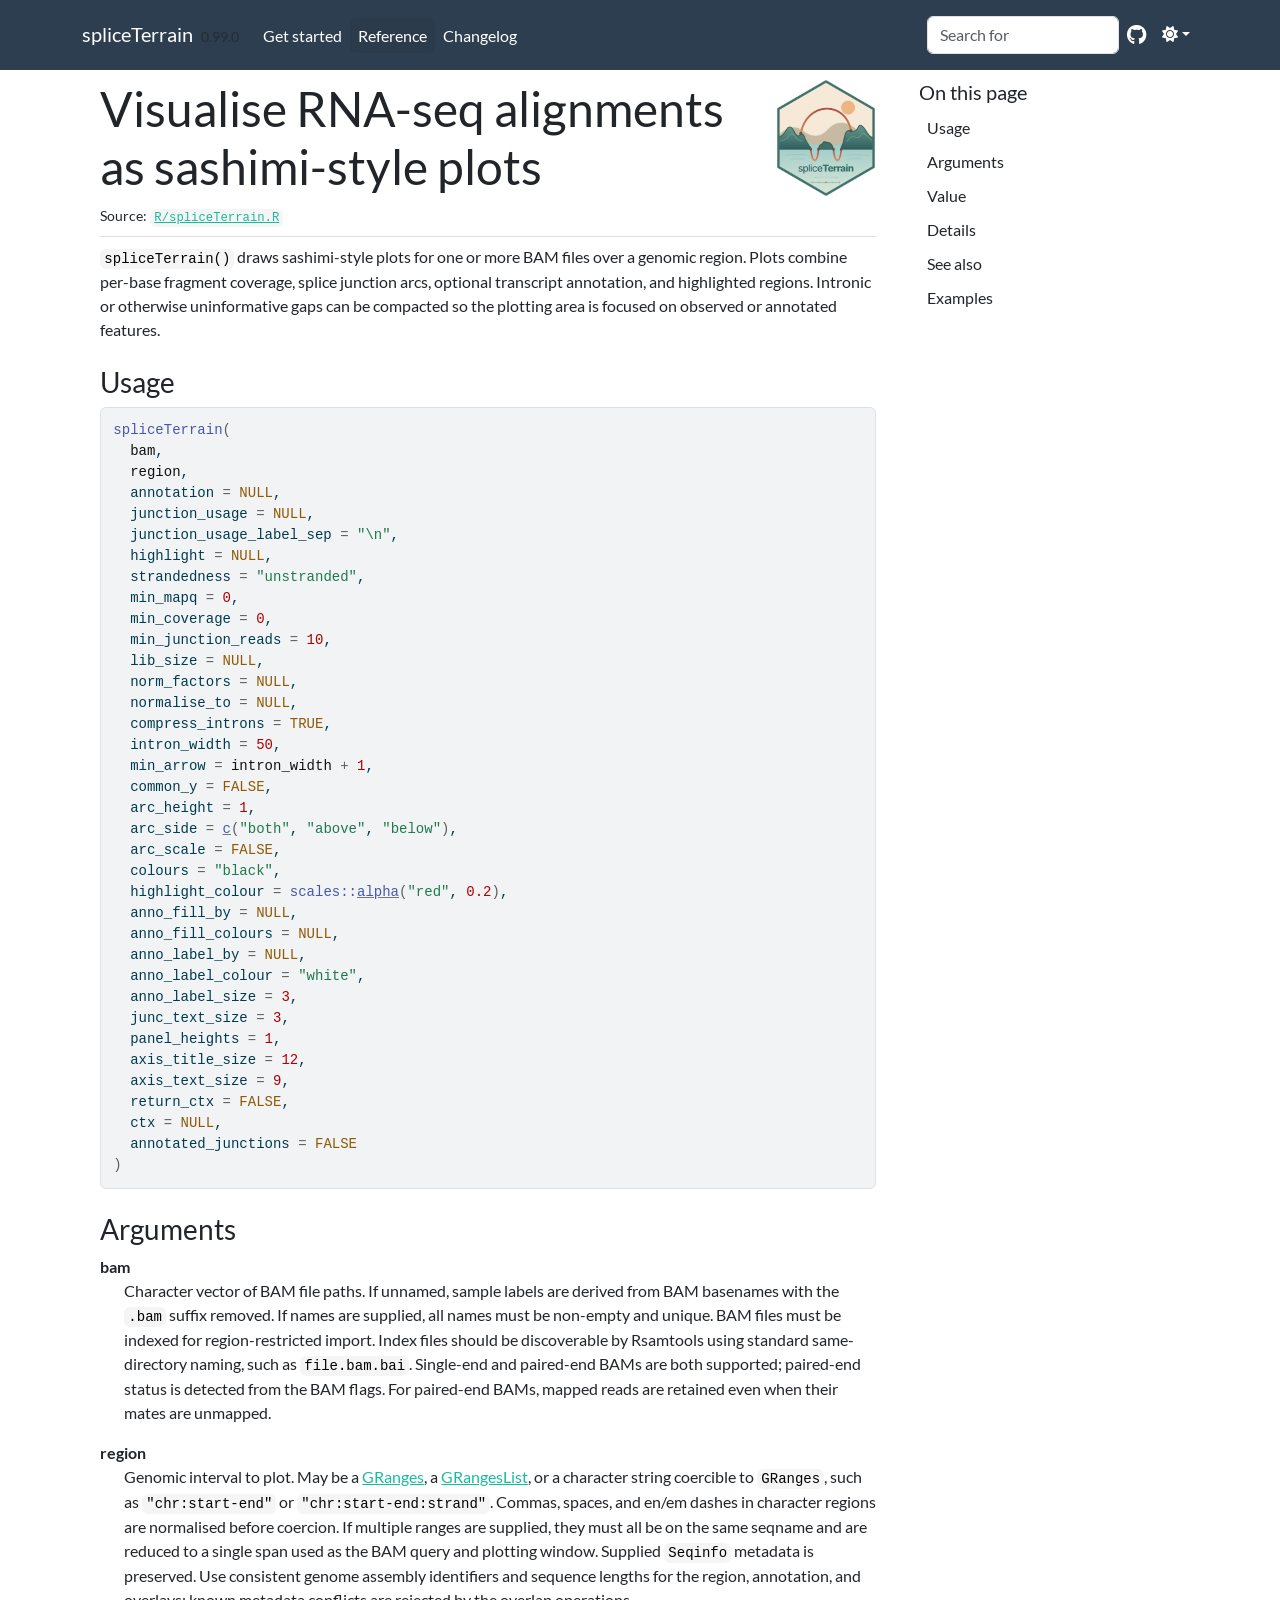
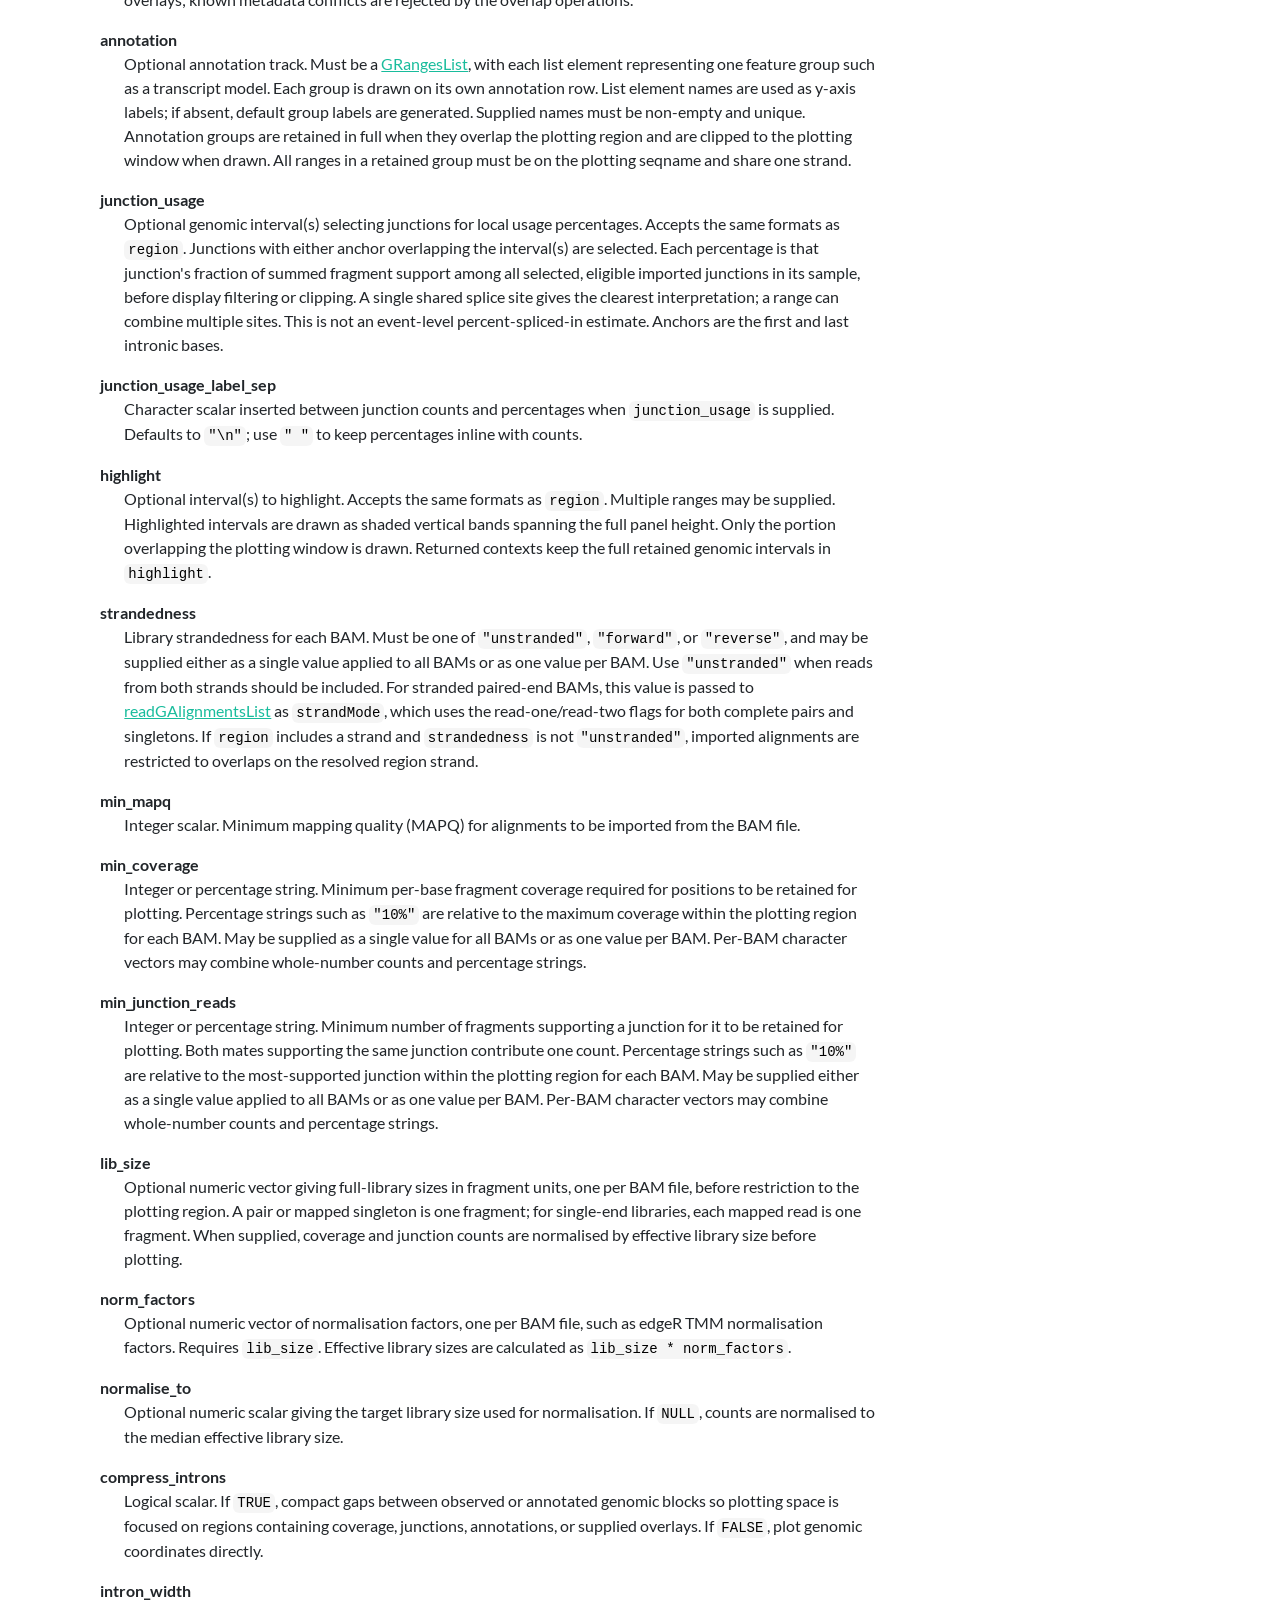
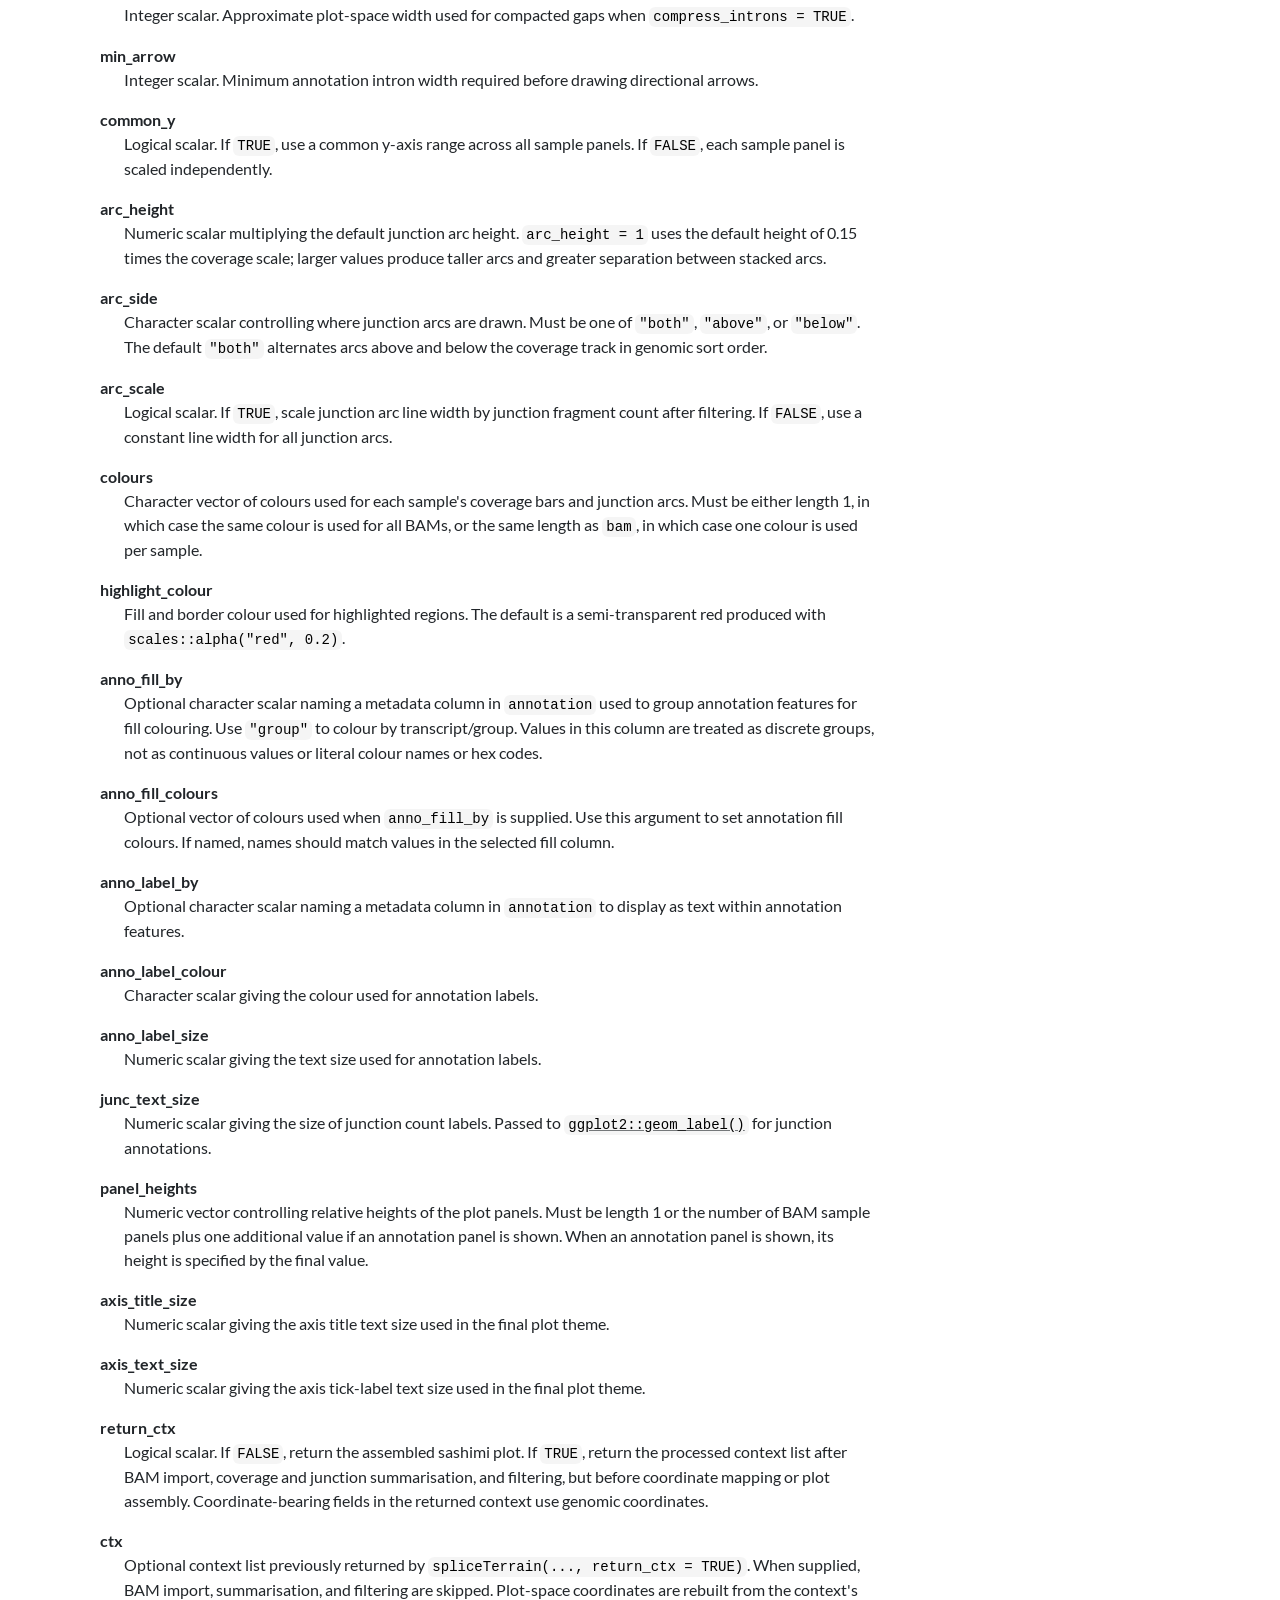
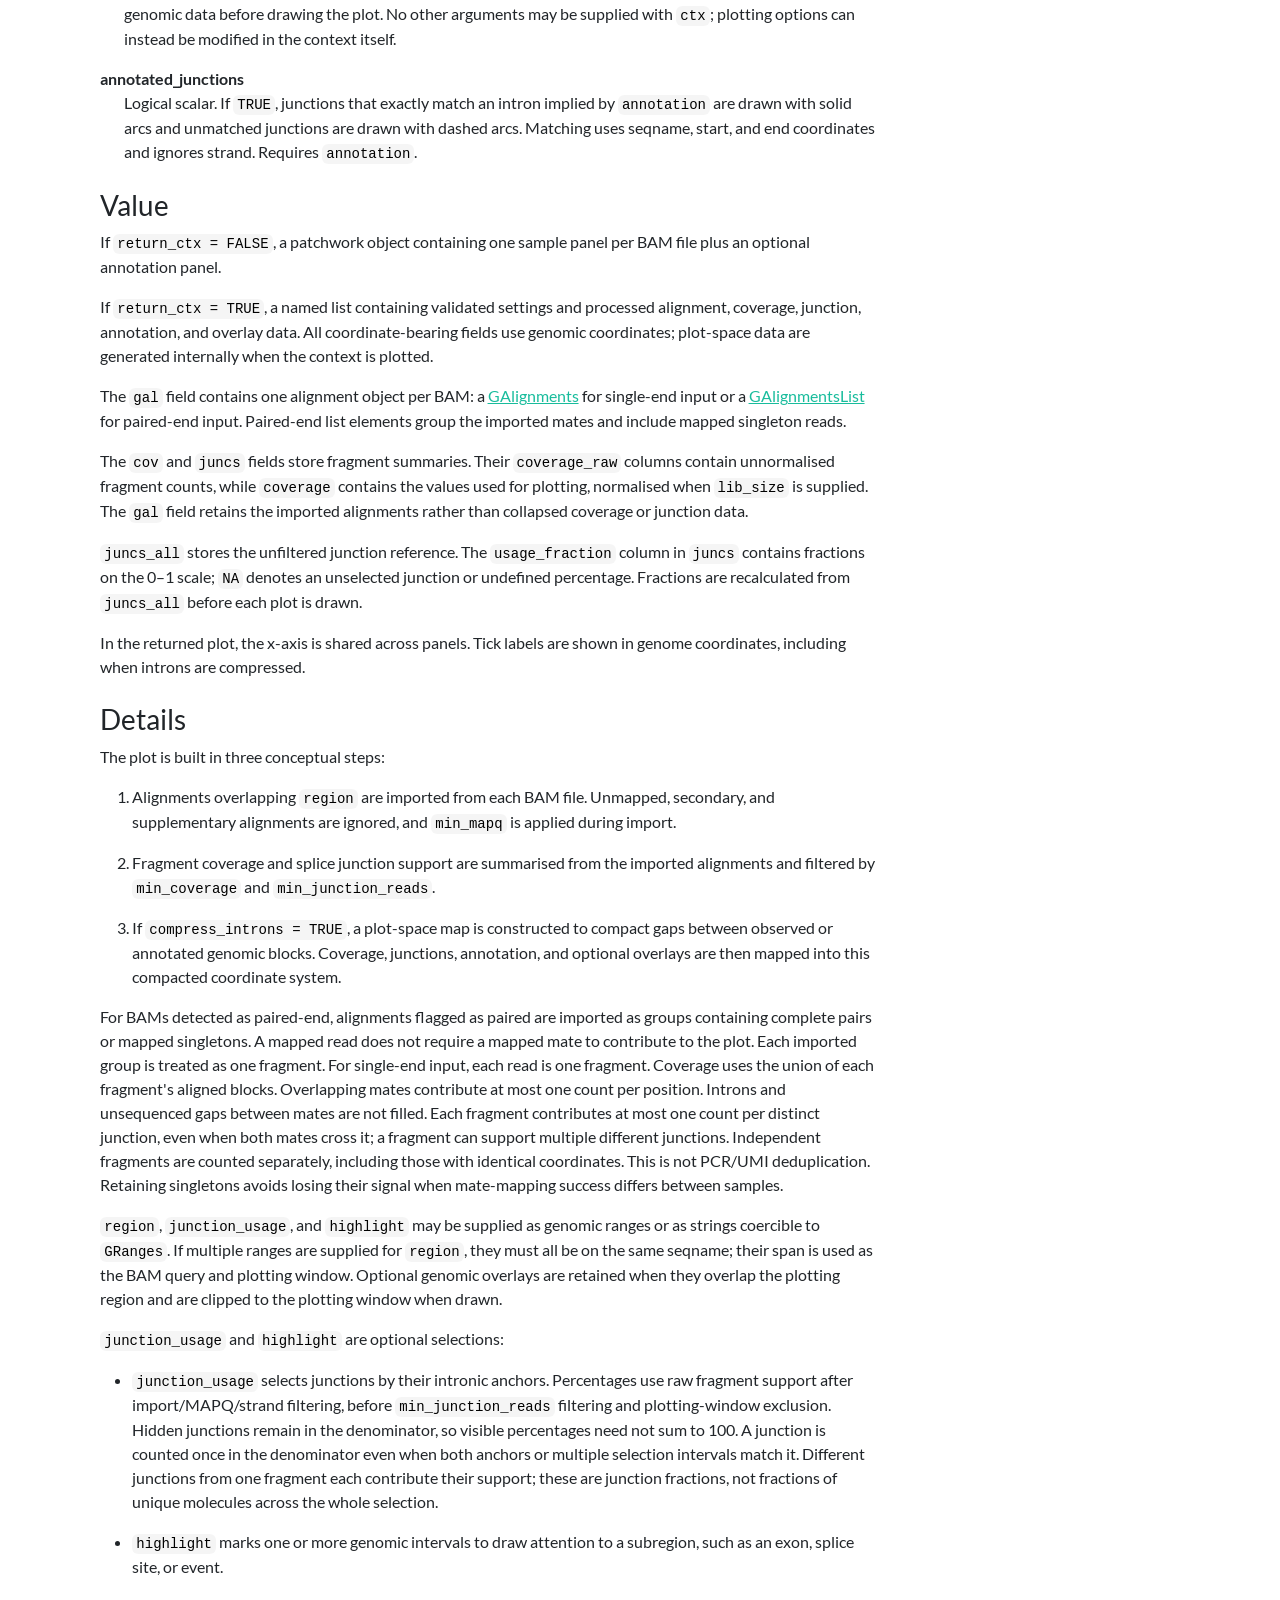
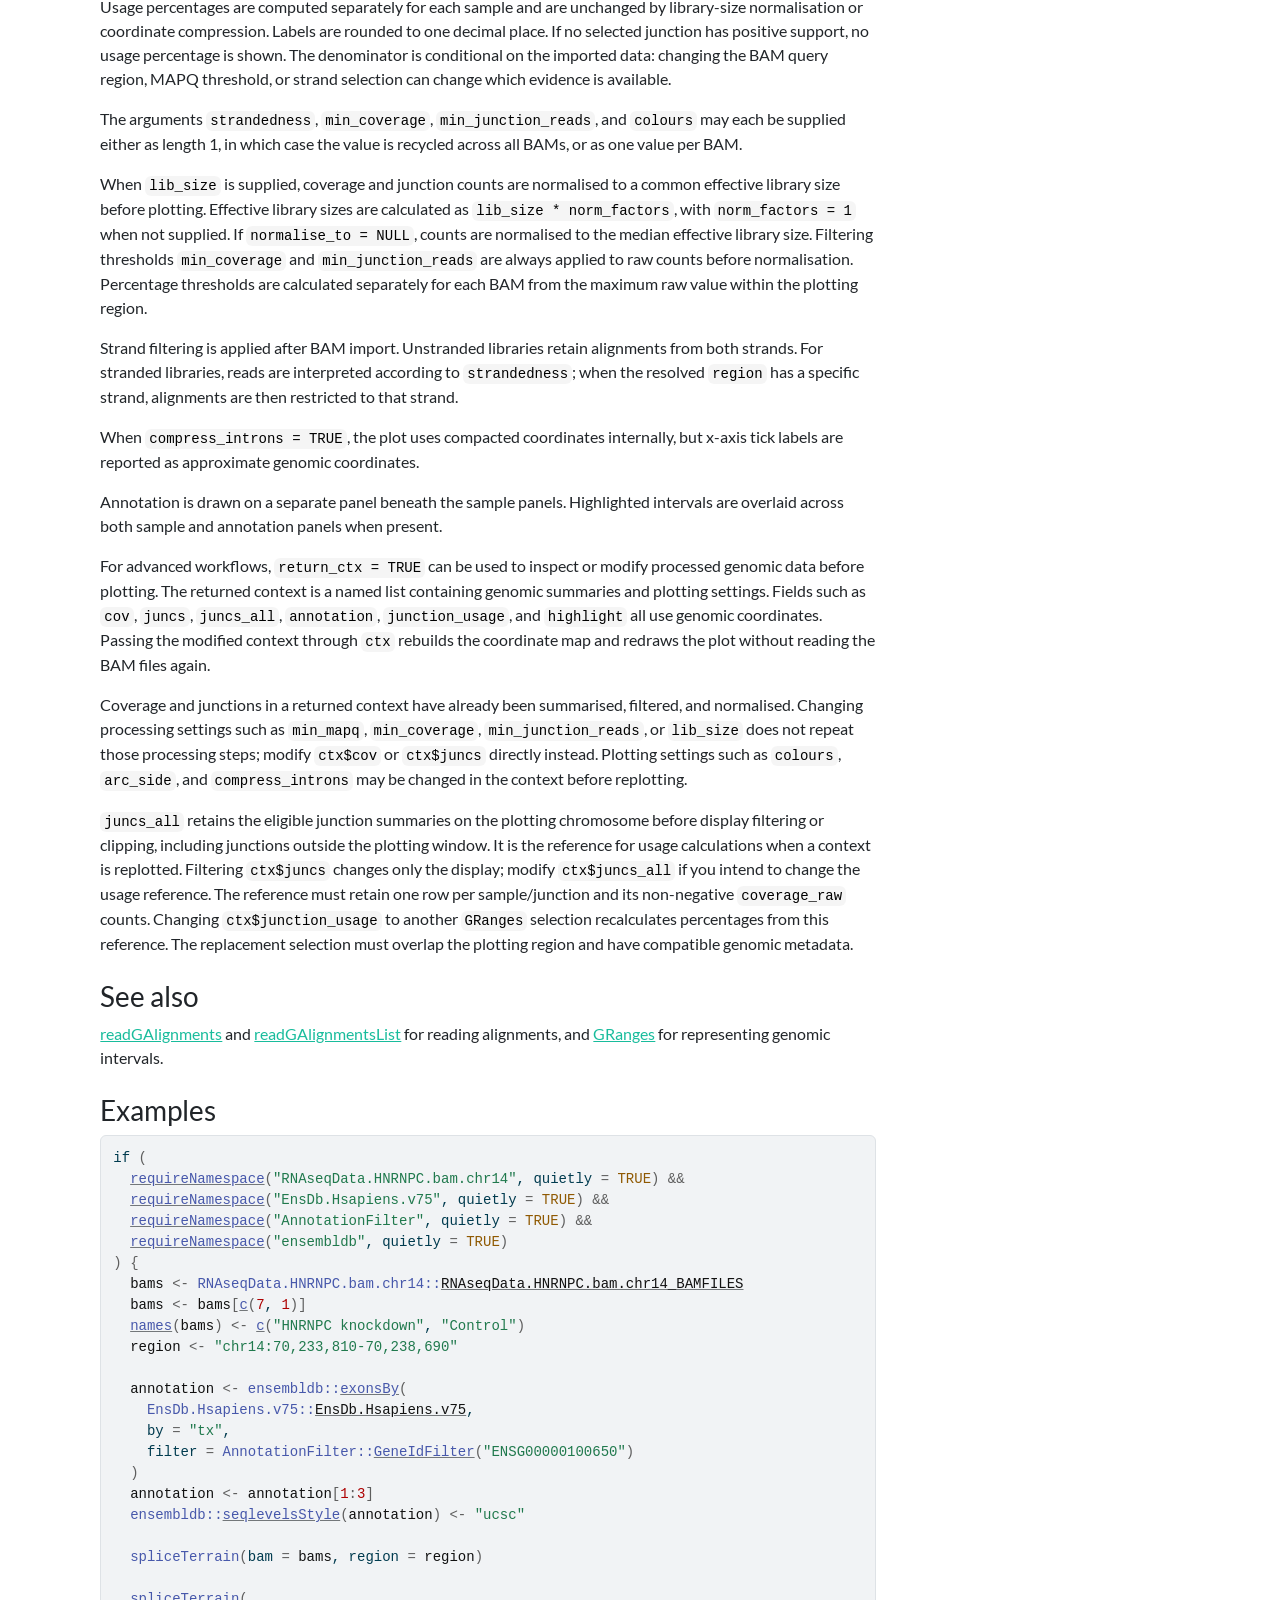
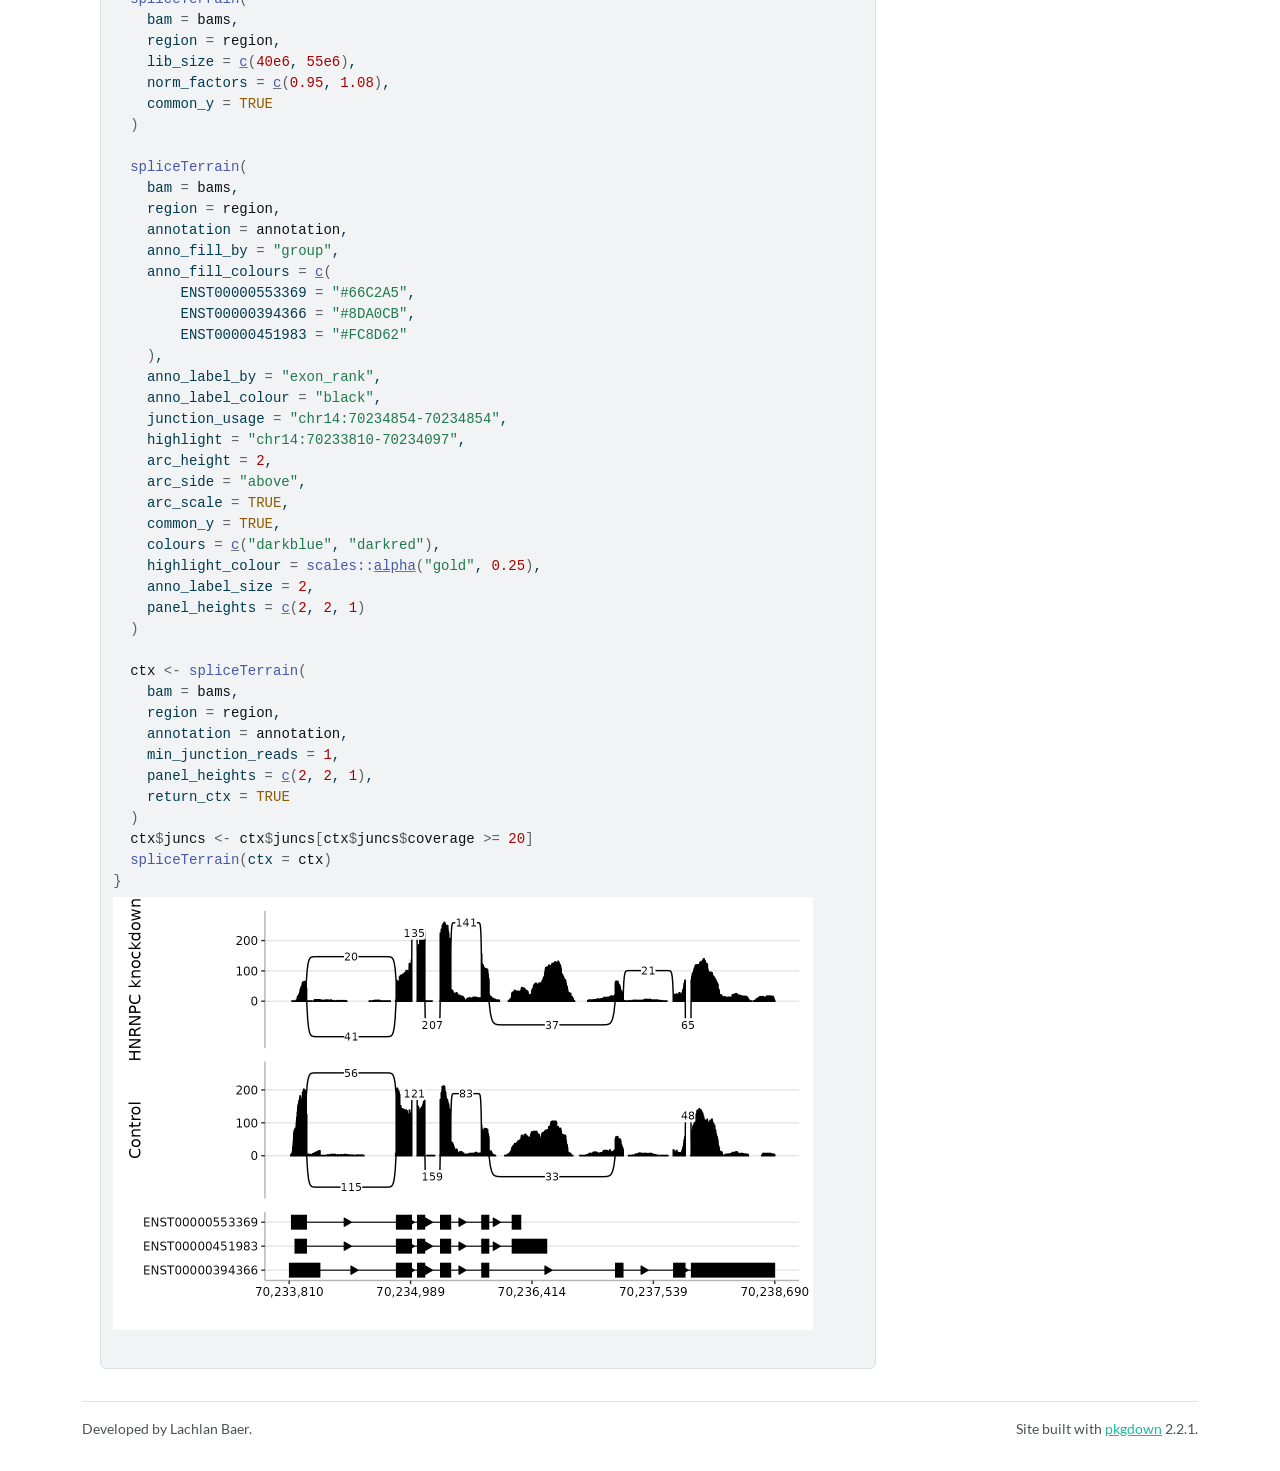
<file: reference/spliceTerrain-methods.html>
<!DOCTYPE html>
<!-- Generated by pkgdown: do not edit by hand --><html lang="en"><head><meta http-equiv="Content-Type" content="text/html; charset=UTF-8"><meta charset="utf-8"><meta http-equiv="X-UA-Compatible" content="IE=edge"><meta name="viewport" content="width=device-width, initial-scale=1, shrink-to-fit=no"><title>Visualise RNA-seq alignments as sashimi-style plots — spliceTerrain • spliceTerrain</title><script src="../lightswitch.js"></script><script src="../deps/jquery-3.6.0/jquery-3.6.0.min.js"></script><meta name="viewport" content="width=device-width, initial-scale=1, shrink-to-fit=no"><link href="../deps/bootstrap-5.3.8/bootstrap.min.css" rel="stylesheet"><script src="../deps/bootstrap-5.3.8/bootstrap.bundle.min.js"></script><link href="../deps/font-awesome-6.5.2/css/all.min.css" rel="stylesheet"><link href="../deps/font-awesome-6.5.2/css/v4-shims.min.css" rel="stylesheet"><script src="../deps/headroom-0.11.0/headroom.min.js"></script><script src="../deps/headroom-0.11.0/jQuery.headroom.min.js"></script><script src="../deps/bootstrap-toc-1.0.1/bootstrap-toc.min.js"></script><script src="../deps/clipboard.js-2.0.11/clipboard.min.js"></script><script src="../deps/search-1.0.0/autocomplete.jquery.min.js"></script><script src="../deps/search-1.0.0/fuse.min.js"></script><script src="../deps/search-1.0.0/mark.min.js"></script><!-- pkgdown --><script src="../pkgdown.js"></script><link href="../extra.css" rel="stylesheet"><meta property="og:title" content="Visualise RNA-seq alignments as sashimi-style plots — spliceTerrain"><meta name="description" content="spliceTerrain() draws sashimi-style plots for one or more BAM files
over a genomic region. Plots combine per-base fragment coverage, splice
junction arcs, optional transcript annotation, and highlighted regions.
Intronic or otherwise uninformative gaps can be compacted so the plotting
area is focused on observed or annotated features."><meta property="og:description" content="spliceTerrain() draws sashimi-style plots for one or more BAM files
over a genomic region. Plots combine per-base fragment coverage, splice
junction arcs, optional transcript annotation, and highlighted regions.
Intronic or otherwise uninformative gaps can be compacted so the plotting
area is focused on observed or annotated features."><meta property="og:image" content="https://baerlachlan.github.io/spliceTerrain/logo.png"></head><body>
    <a href="#main" class="visually-hidden-focusable">Skip to contents</a>


    <nav class="navbar navbar-expand-lg fixed-top " aria-label="Site navigation"><div class="container">

    <a class="navbar-brand me-2" href="../index.html">spliceTerrain</a>

    <small class="nav-text text-muted me-auto" data-bs-toggle="tooltip" data-bs-placement="bottom" title="">0.99.0</small>


    <button class="navbar-toggler" type="button" data-bs-toggle="collapse" data-bs-target="#navbar" aria-controls="navbar" aria-expanded="false" aria-label="Toggle navigation">
      <span class="navbar-toggler-icon"></span>
    </button>

    <div id="navbar" class="collapse navbar-collapse ms-3">
      <ul class="navbar-nav me-auto"><li class="nav-item"><a class="nav-link" href="../articles/spliceTerrain.html">Get started</a></li>
<li class="active nav-item"><a class="nav-link" href="../reference/index.html">Reference</a></li>
<li class="nav-item"><a class="nav-link" href="../news/index.html">Changelog</a></li>
      </ul><ul class="navbar-nav"><li class="nav-item"><form class="form-inline" role="search">
 <input class="form-control" type="search" name="search-input" id="search-input" autocomplete="off" aria-label="Search site" placeholder="Search for" data-search-index="../search.json"></form></li>
<li class="nav-item"><a class="external-link nav-link" href="https://github.com/baerlachlan/spliceTerrain/" aria-label="GitHub"><span class="fa fab fa-github fa-lg"></span></a></li>
<li class="nav-item dropdown">
  <button class="nav-link dropdown-toggle" type="button" id="dropdown-lightswitch" data-bs-toggle="dropdown" aria-expanded="false" aria-haspopup="true" aria-label="Light switch"><span class="fa fa-sun"></span></button>
  <ul class="dropdown-menu dropdown-menu-end" aria-labelledby="dropdown-lightswitch"><li><button class="dropdown-item" data-bs-theme-value="light"><span class="fa fa-sun"></span> Light</button></li>
    <li><button class="dropdown-item" data-bs-theme-value="dark"><span class="fa fa-moon"></span> Dark</button></li>
    <li><button class="dropdown-item" data-bs-theme-value="auto"><span class="fa fa-adjust"></span> Auto</button></li>
  </ul></li>
      </ul></div>


  </div>
</nav><div class="container template-reference-topic">
<div class="row">
  <main id="main" class="col-md-9"><div class="page-header">
      <img src="../logo.png" class="logo" alt=""><h1>Visualise RNA-seq alignments as sashimi-style plots</h1>
      <small class="dont-index">Source: <a href="https://github.com/baerlachlan/spliceTerrain/blob/gh-actions/R/spliceTerrain.R" class="external-link"><code>R/spliceTerrain.R</code></a></small>
      <div class="d-none name"><code>spliceTerrain-methods.Rd</code></div>
    </div>

    <div class="ref-description section level2">
    <p><code>spliceTerrain()</code> draws sashimi-style plots for one or more BAM files
over a genomic region. Plots combine per-base fragment coverage, splice
junction arcs, optional transcript annotation, and highlighted regions.
Intronic or otherwise uninformative gaps can be compacted so the plotting
area is focused on observed or annotated features.</p>
    </div>

    <div class="section level2">
    <h2 id="ref-usage">Usage<a class="anchor" aria-label="anchor" href="#ref-usage"></a></h2>
    <div class="sourceCode"><pre class="sourceCode r"><code><span><span class="fu">spliceTerrain</span><span class="op">(</span></span>
<span>  <span class="va">bam</span>,</span>
<span>  <span class="va">region</span>,</span>
<span>  annotation <span class="op">=</span> <span class="cn">NULL</span>,</span>
<span>  junction_usage <span class="op">=</span> <span class="cn">NULL</span>,</span>
<span>  junction_usage_label_sep <span class="op">=</span> <span class="st">"\n"</span>,</span>
<span>  highlight <span class="op">=</span> <span class="cn">NULL</span>,</span>
<span>  strandedness <span class="op">=</span> <span class="st">"unstranded"</span>,</span>
<span>  min_mapq <span class="op">=</span> <span class="fl">0</span>,</span>
<span>  min_coverage <span class="op">=</span> <span class="fl">0</span>,</span>
<span>  min_junction_reads <span class="op">=</span> <span class="fl">10</span>,</span>
<span>  lib_size <span class="op">=</span> <span class="cn">NULL</span>,</span>
<span>  norm_factors <span class="op">=</span> <span class="cn">NULL</span>,</span>
<span>  normalise_to <span class="op">=</span> <span class="cn">NULL</span>,</span>
<span>  compress_introns <span class="op">=</span> <span class="cn">TRUE</span>,</span>
<span>  intron_width <span class="op">=</span> <span class="fl">50</span>,</span>
<span>  min_arrow <span class="op">=</span> <span class="va">intron_width</span> <span class="op">+</span> <span class="fl">1</span>,</span>
<span>  common_y <span class="op">=</span> <span class="cn">FALSE</span>,</span>
<span>  arc_height <span class="op">=</span> <span class="fl">1</span>,</span>
<span>  arc_side <span class="op">=</span> <span class="fu"><a href="https://rdrr.io/r/base/c.html" class="external-link">c</a></span><span class="op">(</span><span class="st">"both"</span>, <span class="st">"above"</span>, <span class="st">"below"</span><span class="op">)</span>,</span>
<span>  arc_scale <span class="op">=</span> <span class="cn">FALSE</span>,</span>
<span>  colours <span class="op">=</span> <span class="st">"black"</span>,</span>
<span>  highlight_colour <span class="op">=</span> <span class="fu">scales</span><span class="fu">::</span><span class="fu"><a href="https://scales.r-lib.org/reference/alpha.html" class="external-link">alpha</a></span><span class="op">(</span><span class="st">"red"</span>, <span class="fl">0.2</span><span class="op">)</span>,</span>
<span>  anno_fill_by <span class="op">=</span> <span class="cn">NULL</span>,</span>
<span>  anno_fill_colours <span class="op">=</span> <span class="cn">NULL</span>,</span>
<span>  anno_label_by <span class="op">=</span> <span class="cn">NULL</span>,</span>
<span>  anno_label_colour <span class="op">=</span> <span class="st">"white"</span>,</span>
<span>  anno_label_size <span class="op">=</span> <span class="fl">3</span>,</span>
<span>  junc_text_size <span class="op">=</span> <span class="fl">3</span>,</span>
<span>  panel_heights <span class="op">=</span> <span class="fl">1</span>,</span>
<span>  axis_title_size <span class="op">=</span> <span class="fl">12</span>,</span>
<span>  axis_text_size <span class="op">=</span> <span class="fl">9</span>,</span>
<span>  return_ctx <span class="op">=</span> <span class="cn">FALSE</span>,</span>
<span>  ctx <span class="op">=</span> <span class="cn">NULL</span>,</span>
<span>  annotated_junctions <span class="op">=</span> <span class="cn">FALSE</span></span>
<span><span class="op">)</span></span></code></pre></div>
    </div>

    <div class="section level2">
    <h2 id="arguments">Arguments<a class="anchor" aria-label="anchor" href="#arguments"></a></h2>


<dl><dt id="arg-bam">bam<a class="anchor" aria-label="anchor" href="#arg-bam"></a></dt>
<dd><p>Character vector of BAM file paths. If unnamed, sample labels are
derived from BAM basenames with the <code>.bam</code> suffix removed. If names are
supplied, all names must be non-empty and unique. BAM files must be indexed
for region-restricted import. Index files should be discoverable by
<span class="pkg">Rsamtools</span> using standard same-directory naming, such as
<code>file.bam.bai</code>. Single-end and paired-end BAMs are both supported;
paired-end status is detected from the BAM flags. For paired-end BAMs,
mapped reads are retained even when their mates are unmapped.</p></dd>


<dt id="arg-region">region<a class="anchor" aria-label="anchor" href="#arg-region"></a></dt>
<dd><p>Genomic interval to plot. May be a
<a href="https://rdrr.io/pkg/GenomicRanges/man/GRanges-class.html" class="external-link">GRanges</a>, a <a href="https://rdrr.io/pkg/GenomicRanges/man/GRangesList-class.html" class="external-link">GRangesList</a>, or a
character string coercible to <code>GRanges</code>, such as
<code>"chr:start-end"</code> or <code>"chr:start-end:strand"</code>. Commas, spaces, and
en/em dashes in character regions are normalised before coercion. If multiple
ranges are supplied, they must all be on the same seqname and are reduced to
a single span used as the BAM query and plotting window.
Supplied <code>Seqinfo</code> metadata is preserved. Use consistent genome assembly
identifiers and sequence lengths for the region, annotation, and overlays;
known metadata conflicts are rejected by the overlap operations.</p></dd>


<dt id="arg-annotation">annotation<a class="anchor" aria-label="anchor" href="#arg-annotation"></a></dt>
<dd><p>Optional annotation track. Must be a
<a href="https://rdrr.io/pkg/GenomicRanges/man/GRangesList-class.html" class="external-link">GRangesList</a>, with each list element representing one
feature group such as a transcript model. Each group is drawn on its own
annotation row. List element names are used as y-axis labels; if absent,
default group labels are generated. Supplied names must be non-empty and
unique. Annotation groups are retained in full when they overlap the plotting
region and are clipped to the plotting window when drawn. All ranges in a
retained group must be on the plotting seqname and share one strand.</p></dd>


<dt id="arg-junction-usage">junction_usage<a class="anchor" aria-label="anchor" href="#arg-junction-usage"></a></dt>
<dd><p>Optional genomic interval(s) selecting junctions for
local usage percentages. Accepts the same formats as <code>region</code>.
Junctions with either anchor overlapping the interval(s) are selected.
Each percentage is that junction's fraction of summed fragment support among
all selected, eligible imported junctions in its sample, before display
filtering or clipping. A single shared splice site gives the clearest
interpretation; a range can combine multiple sites. This is not an
event-level percent-spliced-in estimate. Anchors are the first and last
intronic bases.</p></dd>


<dt id="arg-junction-usage-label-sep">junction_usage_label_sep<a class="anchor" aria-label="anchor" href="#arg-junction-usage-label-sep"></a></dt>
<dd><p>Character scalar inserted between junction
counts and percentages when <code>junction_usage</code> is supplied. Defaults to
<code>"\n"</code>; use <code>" "</code> to keep percentages inline with counts.</p></dd>


<dt id="arg-highlight">highlight<a class="anchor" aria-label="anchor" href="#arg-highlight"></a></dt>
<dd><p>Optional interval(s) to highlight. Accepts the same formats
as <code>region</code>. Multiple ranges may be supplied. Highlighted intervals are
drawn as shaded vertical bands spanning the full panel height.
Only the portion overlapping the plotting window is drawn. Returned contexts
keep the full retained genomic intervals in <code>highlight</code>.</p></dd>


<dt id="arg-strandedness">strandedness<a class="anchor" aria-label="anchor" href="#arg-strandedness"></a></dt>
<dd><p>Library strandedness for each BAM. Must be one of
<code>"unstranded"</code>, <code>"forward"</code>, or <code>"reverse"</code>, and may be
supplied either as a single value applied to all BAMs or as one value per
BAM. Use <code>"unstranded"</code> when reads from both strands should be included.
For stranded paired-end BAMs, this value is passed to
<a href="https://rdrr.io/pkg/GenomicAlignments/man/readGAlignments.html" class="external-link">readGAlignmentsList</a> as <code>strandMode</code>, which
uses the read-one/read-two flags for both complete pairs and singletons. If
<code>region</code> includes a strand and <code>strandedness</code> is not
<code>"unstranded"</code>, imported alignments are restricted to overlaps on the
resolved region strand.</p></dd>


<dt id="arg-min-mapq">min_mapq<a class="anchor" aria-label="anchor" href="#arg-min-mapq"></a></dt>
<dd><p>Integer scalar. Minimum mapping quality (MAPQ) for alignments
to be imported from the BAM file.</p></dd>


<dt id="arg-min-coverage">min_coverage<a class="anchor" aria-label="anchor" href="#arg-min-coverage"></a></dt>
<dd><p>Integer or percentage string. Minimum per-base fragment
coverage required for positions to be retained for plotting. Percentage
strings such as <code>"10%"</code> are relative to the maximum coverage within
the plotting region for each BAM. May be supplied as a single value for all
BAMs or as one value per BAM. Per-BAM character vectors may combine
whole-number counts and percentage strings.</p></dd>


<dt id="arg-min-junction-reads">min_junction_reads<a class="anchor" aria-label="anchor" href="#arg-min-junction-reads"></a></dt>
<dd><p>Integer or percentage string. Minimum number of
fragments supporting a junction for it to be retained for plotting. Both
mates supporting the same junction contribute one count.
Percentage strings such as <code>"10%"</code> are relative to the most-supported
junction within the plotting region for each BAM. May be supplied either as
a single value applied to all BAMs or as one value per BAM. Per-BAM character
vectors may combine whole-number counts and percentage strings.</p></dd>


<dt id="arg-lib-size">lib_size<a class="anchor" aria-label="anchor" href="#arg-lib-size"></a></dt>
<dd><p>Optional numeric vector giving full-library sizes in fragment
units, one per BAM file, before restriction to the plotting region.
A pair or mapped singleton is one fragment; for single-end libraries,
each mapped read is one fragment. When supplied, coverage and junction counts
are normalised by effective library size before plotting.</p></dd>


<dt id="arg-norm-factors">norm_factors<a class="anchor" aria-label="anchor" href="#arg-norm-factors"></a></dt>
<dd><p>Optional numeric vector of normalisation factors, one per
BAM file, such as <span class="pkg">edgeR</span> TMM normalisation factors. Requires
<code>lib_size</code>. Effective library sizes are calculated as
<code>lib_size * norm_factors</code>.</p></dd>


<dt id="arg-normalise-to">normalise_to<a class="anchor" aria-label="anchor" href="#arg-normalise-to"></a></dt>
<dd><p>Optional numeric scalar giving the target library size
used for normalisation. If <code>NULL</code>, counts are normalised to the median
effective library size.</p></dd>


<dt id="arg-compress-introns">compress_introns<a class="anchor" aria-label="anchor" href="#arg-compress-introns"></a></dt>
<dd><p>Logical scalar. If <code>TRUE</code>, compact gaps between
observed or annotated genomic blocks so plotting space is focused on regions
containing coverage, junctions, annotations, or supplied overlays. If
<code>FALSE</code>, plot genomic coordinates directly.</p></dd>


<dt id="arg-intron-width">intron_width<a class="anchor" aria-label="anchor" href="#arg-intron-width"></a></dt>
<dd><p>Integer scalar. Approximate plot-space width used for
compacted gaps when <code>compress_introns = TRUE</code>.</p></dd>


<dt id="arg-min-arrow">min_arrow<a class="anchor" aria-label="anchor" href="#arg-min-arrow"></a></dt>
<dd><p>Integer scalar. Minimum annotation intron width required
before drawing directional arrows.</p></dd>


<dt id="arg-common-y">common_y<a class="anchor" aria-label="anchor" href="#arg-common-y"></a></dt>
<dd><p>Logical scalar. If <code>TRUE</code>, use a common y-axis range
across all sample panels. If <code>FALSE</code>, each sample panel is scaled
independently.</p></dd>


<dt id="arg-arc-height">arc_height<a class="anchor" aria-label="anchor" href="#arg-arc-height"></a></dt>
<dd><p>Numeric scalar multiplying the default junction arc height.
<code>arc_height = 1</code> uses the default height of 0.15 times the coverage
scale; larger values produce taller arcs and greater separation between
stacked arcs.</p></dd>


<dt id="arg-arc-side">arc_side<a class="anchor" aria-label="anchor" href="#arg-arc-side"></a></dt>
<dd><p>Character scalar controlling where junction arcs are drawn.
Must be one of <code>"both"</code>, <code>"above"</code>, or <code>"below"</code>. The default
<code>"both"</code> alternates arcs above and below the coverage track in genomic
sort order.</p></dd>


<dt id="arg-arc-scale">arc_scale<a class="anchor" aria-label="anchor" href="#arg-arc-scale"></a></dt>
<dd><p>Logical scalar. If <code>TRUE</code>, scale junction arc line
width by junction fragment count after filtering. If <code>FALSE</code>, use
a constant line width for all junction arcs.</p></dd>


<dt id="arg-colours">colours<a class="anchor" aria-label="anchor" href="#arg-colours"></a></dt>
<dd><p>Character vector of colours used for each sample's coverage
bars and junction arcs. Must be either length 1, in which case the same
colour is used for all BAMs, or the same length as <code>bam</code>, in which case
one colour is used per sample.</p></dd>


<dt id="arg-highlight-colour">highlight_colour<a class="anchor" aria-label="anchor" href="#arg-highlight-colour"></a></dt>
<dd><p>Fill and border colour used for highlighted regions.
The default is a semi-transparent red produced with
<code>scales::alpha("red", 0.2)</code>.</p></dd>


<dt id="arg-anno-fill-by">anno_fill_by<a class="anchor" aria-label="anchor" href="#arg-anno-fill-by"></a></dt>
<dd><p>Optional character scalar naming a metadata column in
<code>annotation</code> used to group annotation features for fill colouring. Use
<code>"group"</code> to colour by transcript/group. Values in this column are
treated as discrete groups, not as continuous values or literal colour names
or hex codes.</p></dd>


<dt id="arg-anno-fill-colours">anno_fill_colours<a class="anchor" aria-label="anchor" href="#arg-anno-fill-colours"></a></dt>
<dd><p>Optional vector of colours used when
<code>anno_fill_by</code> is supplied. Use this argument to set annotation fill
colours. If named, names should match values in the selected fill column.</p></dd>


<dt id="arg-anno-label-by">anno_label_by<a class="anchor" aria-label="anchor" href="#arg-anno-label-by"></a></dt>
<dd><p>Optional character scalar naming a metadata column in
<code>annotation</code> to display as text within annotation features.</p></dd>


<dt id="arg-anno-label-colour">anno_label_colour<a class="anchor" aria-label="anchor" href="#arg-anno-label-colour"></a></dt>
<dd><p>Character scalar giving the colour used for
annotation labels.</p></dd>


<dt id="arg-anno-label-size">anno_label_size<a class="anchor" aria-label="anchor" href="#arg-anno-label-size"></a></dt>
<dd><p>Numeric scalar giving the text size used for
annotation labels.</p></dd>


<dt id="arg-junc-text-size">junc_text_size<a class="anchor" aria-label="anchor" href="#arg-junc-text-size"></a></dt>
<dd><p>Numeric scalar giving the size of junction count
labels. Passed to <code><a href="https://ggplot2.tidyverse.org/reference/geom_text.html" class="external-link">ggplot2::geom_label()</a></code> for junction annotations.</p></dd>


<dt id="arg-panel-heights">panel_heights<a class="anchor" aria-label="anchor" href="#arg-panel-heights"></a></dt>
<dd><p>Numeric vector controlling relative heights of the plot
panels. Must be length 1 or the number of BAM sample panels plus one
additional value if an annotation panel is shown. When an annotation panel is
shown, its height is specified by the final value.</p></dd>


<dt id="arg-axis-title-size">axis_title_size<a class="anchor" aria-label="anchor" href="#arg-axis-title-size"></a></dt>
<dd><p>Numeric scalar giving the axis title text size used
in the final plot theme.</p></dd>


<dt id="arg-axis-text-size">axis_text_size<a class="anchor" aria-label="anchor" href="#arg-axis-text-size"></a></dt>
<dd><p>Numeric scalar giving the axis tick-label text size
used in the final plot theme.</p></dd>


<dt id="arg-return-ctx">return_ctx<a class="anchor" aria-label="anchor" href="#arg-return-ctx"></a></dt>
<dd><p>Logical scalar. If <code>FALSE</code>, return the assembled
sashimi plot. If <code>TRUE</code>, return the processed context list after BAM
import, coverage and junction summarisation, and filtering, but before
coordinate mapping or plot assembly. Coordinate-bearing fields in the
returned context use genomic coordinates.</p></dd>


<dt id="arg-ctx">ctx<a class="anchor" aria-label="anchor" href="#arg-ctx"></a></dt>
<dd><p>Optional context list previously returned by
<code>spliceTerrain(..., return_ctx = TRUE)</code>. When supplied, BAM import,
summarisation, and filtering are skipped. Plot-space coordinates are rebuilt
from the context's genomic data before drawing the plot. No other arguments
may be supplied with <code>ctx</code>; plotting options can instead be modified in
the context itself.</p></dd>


<dt id="arg-annotated-junctions">annotated_junctions<a class="anchor" aria-label="anchor" href="#arg-annotated-junctions"></a></dt>
<dd><p>Logical scalar. If <code>TRUE</code>, junctions that
exactly match an intron implied by <code>annotation</code> are drawn with solid
arcs and unmatched junctions are drawn with dashed arcs. Matching uses
seqname, start, and end coordinates and ignores strand. Requires
<code>annotation</code>.</p></dd>

</dl></div>
    <div class="section level2">
    <h2 id="value">Value<a class="anchor" aria-label="anchor" href="#value"></a></h2>
    <p>If <code>return_ctx = FALSE</code>, a <span class="pkg">patchwork</span> object containing one sample
panel per BAM file plus an optional annotation panel.</p>
<p>If <code>return_ctx = TRUE</code>, a named list containing validated settings and
processed alignment, coverage, junction, annotation, and overlay data. All
coordinate-bearing fields use genomic coordinates; plot-space data are
generated internally when the context is plotted.</p>
<p>The <code>gal</code> field contains one alignment object per BAM: a
<a href="https://rdrr.io/pkg/GenomicAlignments/man/GAlignments-class.html" class="external-link">GAlignments</a> for single-end input or a
<a href="https://rdrr.io/pkg/GenomicAlignments/man/GAlignmentsList-class.html" class="external-link">GAlignmentsList</a> for paired-end input.
Paired-end list elements group the imported mates and include mapped
singleton reads.</p>
<p>The <code>cov</code> and <code>juncs</code> fields store fragment summaries. Their
<code>coverage_raw</code> columns contain unnormalised fragment counts, while
<code>coverage</code> contains the values used for plotting, normalised when
<code>lib_size</code> is supplied. The <code>gal</code> field retains the imported
alignments rather than collapsed coverage or junction data.</p>
<p><code>juncs_all</code> stores the unfiltered junction reference. The
<code>usage_fraction</code> column in <code>juncs</code> contains fractions on the 0–1
scale; <code>NA</code> denotes an unselected junction or undefined percentage.
Fractions are recalculated from <code>juncs_all</code> before each plot is drawn.</p>
<p>In the returned plot, the x-axis is shared across panels. Tick labels are
shown in genome coordinates, including when introns are compressed.</p>
    </div>
    <div class="section level2">
    <h2 id="details">Details<a class="anchor" aria-label="anchor" href="#details"></a></h2>
    <p>The plot is built in three conceptual steps:</p><ol><li><p>Alignments overlapping <code>region</code> are imported from each BAM file.
  Unmapped, secondary, and supplementary alignments are ignored, and
  <code>min_mapq</code> is applied during import.</p></li>
<li><p>Fragment coverage and splice junction support are summarised from
  the imported alignments and filtered by <code>min_coverage</code> and
  <code>min_junction_reads</code>.</p></li>
<li><p>If <code>compress_introns = TRUE</code>, a plot-space map is constructed to
  compact gaps between observed or annotated genomic blocks. Coverage,
  junctions, annotation, and optional overlays are then mapped into this
  compacted coordinate system.</p></li>
</ol><p>For BAMs detected as paired-end, alignments flagged as paired are imported
as groups containing complete pairs or mapped singletons. A mapped read does
not require a mapped mate to contribute to the plot. Each imported group is
treated as one fragment. For single-end input, each read is one fragment.
Coverage uses the union of each fragment's aligned blocks. Overlapping mates
contribute at most one count per position. Introns and unsequenced gaps
between mates are not filled. Each fragment contributes at most one count per
distinct junction, even when both mates cross it; a fragment can support
multiple different junctions. Independent fragments are counted separately,
including those with identical coordinates. This is not PCR/UMI
deduplication.
Retaining singletons avoids losing their signal when mate-mapping success
differs between samples.</p>
<p><code>region</code>, <code>junction_usage</code>, and <code>highlight</code> may be supplied as
genomic ranges or as strings coercible to <code>GRanges</code>. If multiple
ranges are supplied for <code>region</code>, they must all be on the same seqname;
their span is used as the BAM query and plotting window. Optional genomic
overlays are retained when they overlap the plotting region and are clipped
to the plotting window when drawn.</p>
<p><code>junction_usage</code> and <code>highlight</code> are optional selections:</p><ul><li><p><code>junction_usage</code> selects junctions by their intronic anchors.
  Percentages use raw fragment support after import/MAPQ/strand filtering,
  before <code>min_junction_reads</code> filtering and plotting-window exclusion.
  Hidden junctions remain in the denominator, so visible percentages need not
  sum to 100. A junction is counted once in the denominator even when both
  anchors or multiple selection intervals match it. Different junctions from
  one fragment each contribute their support; these are junction fractions,
  not fractions of unique molecules across the whole selection.</p></li>
<li><p><code>highlight</code> marks one or more genomic intervals to draw
  attention to a subregion, such as an exon, splice site, or event.</p></li>
</ul><p>Usage percentages are computed separately for each sample and are unchanged
by library-size normalisation or coordinate compression. Labels are rounded
to one decimal place. If no selected junction has positive support, no usage
percentage is shown. The denominator is conditional on the imported data:
changing the BAM query region, MAPQ threshold, or strand selection can change
which evidence is available.</p>
<p>The arguments <code>strandedness</code>, <code>min_coverage</code>,
<code>min_junction_reads</code>, and <code>colours</code> may each be supplied either as
length 1, in which case the value is recycled across all BAMs, or as one
value per BAM.</p>
<p>When <code>lib_size</code> is supplied, coverage and junction counts are normalised
to a common effective library size before plotting. Effective library sizes
are calculated as <code>lib_size * norm_factors</code>, with
<code>norm_factors = 1</code> when not supplied. If <code>normalise_to = NULL</code>,
counts are normalised to the median effective library size. Filtering
thresholds <code>min_coverage</code> and <code>min_junction_reads</code> are always
applied to raw counts before normalisation. Percentage thresholds are
calculated separately for each BAM from the maximum raw value within the
plotting region.</p>
<p>Strand filtering is applied after BAM import. Unstranded libraries retain
alignments from both strands. For stranded libraries, reads are interpreted
according to <code>strandedness</code>; when the resolved <code>region</code> has a
specific strand, alignments are then restricted to that strand.</p>
<p>When <code>compress_introns = TRUE</code>, the plot uses compacted coordinates
internally, but x-axis tick labels are reported as approximate genomic
coordinates.</p>
<p>Annotation is drawn on a separate panel beneath the sample panels.
Highlighted intervals are overlaid across both sample and annotation panels
when present.</p>
<p>For advanced workflows, <code>return_ctx = TRUE</code> can be used to inspect or
modify processed genomic data before plotting. The returned context is a
named list containing genomic summaries and plotting settings. Fields such as
<code>cov</code>, <code>juncs</code>, <code>juncs_all</code>, <code>annotation</code>,
<code>junction_usage</code>, and <code>highlight</code> all use genomic coordinates.
Passing the modified context through <code>ctx</code> rebuilds the coordinate map
and redraws the plot without reading the BAM files again.</p>
<p>Coverage and junctions in a returned context have already been summarised,
filtered, and normalised. Changing processing settings such as
<code>min_mapq</code>, <code>min_coverage</code>, <code>min_junction_reads</code>, or
<code>lib_size</code> does not repeat those processing steps; modify
<code>ctx$cov</code> or <code>ctx$juncs</code> directly instead. Plotting settings such
as <code>colours</code>, <code>arc_side</code>, and <code>compress_introns</code> may be
changed in the context before replotting.</p>
<p><code>juncs_all</code> retains the eligible junction summaries on the plotting
chromosome before display filtering or clipping, including junctions outside
the plotting window. It is the reference for usage calculations when a
context is replotted. Filtering <code>ctx$juncs</code> changes only the display;
modify <code>ctx$juncs_all</code> if you intend to change the usage reference.
The reference must retain one row per sample/junction and its non-negative
<code>coverage_raw</code> counts. Changing <code>ctx$junction_usage</code> to another
<code>GRanges</code> selection recalculates percentages from this reference.
The replacement selection must overlap the plotting region and have
compatible genomic metadata.</p>
    </div>
    <div class="section level2">
    <h2 id="see-also">See also<a class="anchor" aria-label="anchor" href="#see-also"></a></h2>
    <div class="dont-index"><p><a href="https://rdrr.io/pkg/GenomicAlignments/man/readGAlignments.html" class="external-link">readGAlignments</a> and
<a href="https://rdrr.io/pkg/GenomicAlignments/man/readGAlignments.html" class="external-link">readGAlignmentsList</a> for reading alignments, and
<a href="https://rdrr.io/pkg/GenomicRanges/man/GRanges-class.html" class="external-link">GRanges</a> for representing genomic intervals.</p></div>
    </div>

    <div class="section level2">
    <h2 id="ref-examples">Examples<a class="anchor" aria-label="anchor" href="#ref-examples"></a></h2>
    <div class="sourceCode"><pre class="sourceCode r"><code><span class="r-in"><span><span class="kw">if</span> <span class="op">(</span></span></span>
<span class="r-in"><span>  <span class="fu"><a href="https://rdrr.io/r/base/ns-load.html" class="external-link">requireNamespace</a></span><span class="op">(</span><span class="st">"RNAseqData.HNRNPC.bam.chr14"</span>, quietly <span class="op">=</span> <span class="cn">TRUE</span><span class="op">)</span> <span class="op">&amp;&amp;</span></span></span>
<span class="r-in"><span>  <span class="fu"><a href="https://rdrr.io/r/base/ns-load.html" class="external-link">requireNamespace</a></span><span class="op">(</span><span class="st">"EnsDb.Hsapiens.v75"</span>, quietly <span class="op">=</span> <span class="cn">TRUE</span><span class="op">)</span> <span class="op">&amp;&amp;</span></span></span>
<span class="r-in"><span>  <span class="fu"><a href="https://rdrr.io/r/base/ns-load.html" class="external-link">requireNamespace</a></span><span class="op">(</span><span class="st">"AnnotationFilter"</span>, quietly <span class="op">=</span> <span class="cn">TRUE</span><span class="op">)</span> <span class="op">&amp;&amp;</span></span></span>
<span class="r-in"><span>  <span class="fu"><a href="https://rdrr.io/r/base/ns-load.html" class="external-link">requireNamespace</a></span><span class="op">(</span><span class="st">"ensembldb"</span>, quietly <span class="op">=</span> <span class="cn">TRUE</span><span class="op">)</span></span></span>
<span class="r-in"><span><span class="op">)</span> <span class="op">{</span></span></span>
<span class="r-in"><span>  <span class="va">bams</span> <span class="op">&lt;-</span> <span class="fu">RNAseqData.HNRNPC.bam.chr14</span><span class="fu">::</span><span class="va"><a href="https://rdrr.io/pkg/RNAseqData.HNRNPC.bam.chr14/man/RNAseqData.HNRNPC.bam.chr14-package.html" class="external-link">RNAseqData.HNRNPC.bam.chr14_BAMFILES</a></span></span></span>
<span class="r-in"><span>  <span class="va">bams</span> <span class="op">&lt;-</span> <span class="va">bams</span><span class="op">[</span><span class="fu"><a href="https://rdrr.io/r/base/c.html" class="external-link">c</a></span><span class="op">(</span><span class="fl">7</span>, <span class="fl">1</span><span class="op">)</span><span class="op">]</span></span></span>
<span class="r-in"><span>  <span class="fu"><a href="https://rdrr.io/r/base/names.html" class="external-link">names</a></span><span class="op">(</span><span class="va">bams</span><span class="op">)</span> <span class="op">&lt;-</span> <span class="fu"><a href="https://rdrr.io/r/base/c.html" class="external-link">c</a></span><span class="op">(</span><span class="st">"HNRNPC knockdown"</span>, <span class="st">"Control"</span><span class="op">)</span></span></span>
<span class="r-in"><span>  <span class="va">region</span> <span class="op">&lt;-</span> <span class="st">"chr14:70,233,810-70,238,690"</span></span></span>
<span class="r-in"><span></span></span>
<span class="r-in"><span>  <span class="va">annotation</span> <span class="op">&lt;-</span> <span class="fu">ensembldb</span><span class="fu">::</span><span class="fu"><a href="https://rdrr.io/pkg/GenomicFeatures/man/transcriptsBy.html" class="external-link">exonsBy</a></span><span class="op">(</span></span></span>
<span class="r-in"><span>    <span class="fu">EnsDb.Hsapiens.v75</span><span class="fu">::</span><span class="va"><a href="https://rdrr.io/pkg/EnsDb.Hsapiens.v75/man/package.html" class="external-link">EnsDb.Hsapiens.v75</a></span>,</span></span>
<span class="r-in"><span>    by <span class="op">=</span> <span class="st">"tx"</span>,</span></span>
<span class="r-in"><span>    filter <span class="op">=</span> <span class="fu">AnnotationFilter</span><span class="fu">::</span><span class="fu"><a href="https://rdrr.io/pkg/AnnotationFilter/man/AnnotationFilter.html" class="external-link">GeneIdFilter</a></span><span class="op">(</span><span class="st">"ENSG00000100650"</span><span class="op">)</span></span></span>
<span class="r-in"><span>  <span class="op">)</span></span></span>
<span class="r-in"><span>  <span class="va">annotation</span> <span class="op">&lt;-</span> <span class="va">annotation</span><span class="op">[</span><span class="fl">1</span><span class="op">:</span><span class="fl">3</span><span class="op">]</span></span></span>
<span class="r-in"><span>  <span class="fu">ensembldb</span><span class="fu">::</span><span class="fu"><a href="https://rdrr.io/pkg/GenomeInfoDb/man/seqlevelsStyle.html" class="external-link">seqlevelsStyle</a></span><span class="op">(</span><span class="va">annotation</span><span class="op">)</span> <span class="op">&lt;-</span> <span class="st">"ucsc"</span></span></span>
<span class="r-in"><span></span></span>
<span class="r-in"><span>  <span class="fu">spliceTerrain</span><span class="op">(</span>bam <span class="op">=</span> <span class="va">bams</span>, region <span class="op">=</span> <span class="va">region</span><span class="op">)</span></span></span>
<span class="r-in"><span></span></span>
<span class="r-in"><span>  <span class="fu">spliceTerrain</span><span class="op">(</span></span></span>
<span class="r-in"><span>    bam <span class="op">=</span> <span class="va">bams</span>,</span></span>
<span class="r-in"><span>    region <span class="op">=</span> <span class="va">region</span>,</span></span>
<span class="r-in"><span>    lib_size <span class="op">=</span> <span class="fu"><a href="https://rdrr.io/r/base/c.html" class="external-link">c</a></span><span class="op">(</span><span class="fl">40e6</span>, <span class="fl">55e6</span><span class="op">)</span>,</span></span>
<span class="r-in"><span>    norm_factors <span class="op">=</span> <span class="fu"><a href="https://rdrr.io/r/base/c.html" class="external-link">c</a></span><span class="op">(</span><span class="fl">0.95</span>, <span class="fl">1.08</span><span class="op">)</span>,</span></span>
<span class="r-in"><span>    common_y <span class="op">=</span> <span class="cn">TRUE</span></span></span>
<span class="r-in"><span>  <span class="op">)</span></span></span>
<span class="r-in"><span></span></span>
<span class="r-in"><span>  <span class="fu">spliceTerrain</span><span class="op">(</span></span></span>
<span class="r-in"><span>    bam <span class="op">=</span> <span class="va">bams</span>,</span></span>
<span class="r-in"><span>    region <span class="op">=</span> <span class="va">region</span>,</span></span>
<span class="r-in"><span>    annotation <span class="op">=</span> <span class="va">annotation</span>,</span></span>
<span class="r-in"><span>    anno_fill_by <span class="op">=</span> <span class="st">"group"</span>,</span></span>
<span class="r-in"><span>    anno_fill_colours <span class="op">=</span> <span class="fu"><a href="https://rdrr.io/r/base/c.html" class="external-link">c</a></span><span class="op">(</span></span></span>
<span class="r-in"><span>        ENST00000553369 <span class="op">=</span> <span class="st">"#66C2A5"</span>,</span></span>
<span class="r-in"><span>        ENST00000394366 <span class="op">=</span> <span class="st">"#8DA0CB"</span>,</span></span>
<span class="r-in"><span>        ENST00000451983 <span class="op">=</span> <span class="st">"#FC8D62"</span></span></span>
<span class="r-in"><span>    <span class="op">)</span>,</span></span>
<span class="r-in"><span>    anno_label_by <span class="op">=</span> <span class="st">"exon_rank"</span>,</span></span>
<span class="r-in"><span>    anno_label_colour <span class="op">=</span> <span class="st">"black"</span>,</span></span>
<span class="r-in"><span>    junction_usage <span class="op">=</span> <span class="st">"chr14:70234854-70234854"</span>,</span></span>
<span class="r-in"><span>    highlight <span class="op">=</span> <span class="st">"chr14:70233810-70234097"</span>,</span></span>
<span class="r-in"><span>    arc_height <span class="op">=</span> <span class="fl">2</span>,</span></span>
<span class="r-in"><span>    arc_side <span class="op">=</span> <span class="st">"above"</span>,</span></span>
<span class="r-in"><span>    arc_scale <span class="op">=</span> <span class="cn">TRUE</span>,</span></span>
<span class="r-in"><span>    common_y <span class="op">=</span> <span class="cn">TRUE</span>,</span></span>
<span class="r-in"><span>    colours <span class="op">=</span> <span class="fu"><a href="https://rdrr.io/r/base/c.html" class="external-link">c</a></span><span class="op">(</span><span class="st">"darkblue"</span>, <span class="st">"darkred"</span><span class="op">)</span>,</span></span>
<span class="r-in"><span>    highlight_colour <span class="op">=</span> <span class="fu">scales</span><span class="fu">::</span><span class="fu"><a href="https://scales.r-lib.org/reference/alpha.html" class="external-link">alpha</a></span><span class="op">(</span><span class="st">"gold"</span>, <span class="fl">0.25</span><span class="op">)</span>,</span></span>
<span class="r-in"><span>    anno_label_size <span class="op">=</span> <span class="fl">2</span>,</span></span>
<span class="r-in"><span>    panel_heights <span class="op">=</span> <span class="fu"><a href="https://rdrr.io/r/base/c.html" class="external-link">c</a></span><span class="op">(</span><span class="fl">2</span>, <span class="fl">2</span>, <span class="fl">1</span><span class="op">)</span></span></span>
<span class="r-in"><span>  <span class="op">)</span></span></span>
<span class="r-in"><span></span></span>
<span class="r-in"><span>  <span class="va">ctx</span> <span class="op">&lt;-</span> <span class="fu">spliceTerrain</span><span class="op">(</span></span></span>
<span class="r-in"><span>    bam <span class="op">=</span> <span class="va">bams</span>,</span></span>
<span class="r-in"><span>    region <span class="op">=</span> <span class="va">region</span>,</span></span>
<span class="r-in"><span>    annotation <span class="op">=</span> <span class="va">annotation</span>,</span></span>
<span class="r-in"><span>    min_junction_reads <span class="op">=</span> <span class="fl">1</span>,</span></span>
<span class="r-in"><span>    panel_heights <span class="op">=</span> <span class="fu"><a href="https://rdrr.io/r/base/c.html" class="external-link">c</a></span><span class="op">(</span><span class="fl">2</span>, <span class="fl">2</span>, <span class="fl">1</span><span class="op">)</span>,</span></span>
<span class="r-in"><span>    return_ctx <span class="op">=</span> <span class="cn">TRUE</span></span></span>
<span class="r-in"><span>  <span class="op">)</span></span></span>
<span class="r-in"><span>  <span class="va">ctx</span><span class="op">$</span><span class="va">juncs</span> <span class="op">&lt;-</span> <span class="va">ctx</span><span class="op">$</span><span class="va">juncs</span><span class="op">[</span><span class="va">ctx</span><span class="op">$</span><span class="va">juncs</span><span class="op">$</span><span class="va">coverage</span> <span class="op">&gt;=</span> <span class="fl">20</span><span class="op">]</span></span></span>
<span class="r-in"><span>  <span class="fu">spliceTerrain</span><span class="op">(</span>ctx <span class="op">=</span> <span class="va">ctx</span><span class="op">)</span></span></span>
<span class="r-in"><span><span class="op">}</span></span></span>
<span class="r-plt img"><img src="spliceTerrain-methods-1.png" alt="" width="700" height="433"></span>
<span class="r-in"><span></span></span>
</code></pre></div>
    </div>
  </main><aside class="col-md-3"><nav id="toc" aria-label="Table of contents"><h2>On this page</h2>
    </nav></aside></div>


    <footer><div class="pkgdown-footer-left">
  <p>Developed by Lachlan Baer.</p>
</div>

<div class="pkgdown-footer-right">
  <p>Site built with <a href="https://pkgdown.r-lib.org/" class="external-link">pkgdown</a> 2.2.1.</p>
</div>

    </footer></div>





  </body></html>
</file>
<file: extra.css>
/* Keep rendered R plots faithful to their default light-background output. */
[data-bs-theme="dark"] img.r-plt,
[data-bs-theme="dark"] pre .r-plt.img img,
[data-bs-theme="dark"] .cell-output-display img {
  filter: none !important;
  background-color: white;
}

/* Match vignette plot width to the article content column. */
.template-article img.r-plt {
  width: 100%;
  height: auto;
}
</file>
<file: deps/font-awesome-6.5.2/css/v4-shims.min.css>
/*!
 * Font Awesome Free 6.5.2 by @fontawesome - https://fontawesome.com
 * License - https://fontawesome.com/license/free (Icons: CC BY 4.0, Fonts: SIL OFL 1.1, Code: MIT License)
 * Copyright 2024 Fonticons, Inc.
 */
.fa.fa-glass:before{content:"\f000"}.fa.fa-envelope-o{font-family:"Font Awesome 6 Free";font-weight:400}.fa.fa-envelope-o:before{content:"\f0e0"}.fa.fa-star-o{font-family:"Font Awesome 6 Free";font-weight:400}.fa.fa-star-o:before{content:"\f005"}.fa.fa-close:before,.fa.fa-remove:before{content:"\f00d"}.fa.fa-gear:before{content:"\f013"}.fa.fa-trash-o{font-family:"Font Awesome 6 Free";font-weight:400}.fa.fa-trash-o:before{content:"\f2ed"}.fa.fa-home:before{content:"\f015"}.fa.fa-file-o{font-family:"Font Awesome 6 Free";font-weight:400}.fa.fa-file-o:before{content:"\f15b"}.fa.fa-clock-o{font-family:"Font Awesome 6 Free";font-weight:400}.fa.fa-clock-o:before{content:"\f017"}.fa.fa-arrow-circle-o-down{font-family:"Font Awesome 6 Free";font-weight:400}.fa.fa-arrow-circle-o-down:before{content:"\f358"}.fa.fa-arrow-circle-o-up{font-family:"Font Awesome 6 Free";font-weight:400}.fa.fa-arrow-circle-o-up:before{content:"\f35b"}.fa.fa-play-circle-o{font-family:"Font Awesome 6 Free";font-weight:400}.fa.fa-play-circle-o:before{content:"\f144"}.fa.fa-repeat:before,.fa.fa-rotate-right:before{content:"\f01e"}.fa.fa-refresh:before{content:"\f021"}.fa.fa-list-alt{font-family:"Font Awesome 6 Free";font-weight:400}.fa.fa-list-alt:before{content:"\f022"}.fa.fa-dedent:before{content:"\f03b"}.fa.fa-video-camera:before{content:"\f03d"}.fa.fa-picture-o{font-family:"Font Awesome 6 Free";font-weight:400}.fa.fa-picture-o:before{content:"\f03e"}.fa.fa-photo{font-family:"Font Awesome 6 Free";font-weight:400}.fa.fa-photo:before{content:"\f03e"}.fa.fa-image{font-family:"Font Awesome 6 Free";font-weight:400}.fa.fa-image:before{content:"\f03e"}.fa.fa-map-marker:before{content:"\f3c5"}.fa.fa-pencil-square-o{font-family:"Font Awesome 6 Free";font-weight:400}.fa.fa-pencil-square-o:before{content:"\f044"}.fa.fa-edit{font-family:"Font Awesome 6 Free";font-weight:400}.fa.fa-edit:before{content:"\f044"}.fa.fa-share-square-o:before{content:"\f14d"}.fa.fa-check-square-o{font-family:"Font Awesome 6 Free";font-weight:400}.fa.fa-check-square-o:before{content:"\f14a"}.fa.fa-arrows:before{content:"\f0b2"}.fa.fa-times-circle-o{font-family:"Font Awesome 6 Free";font-weight:400}.fa.fa-times-circle-o:before{content:"\f057"}.fa.fa-check-circle-o{font-family:"Font Awesome 6 Free";font-weight:400}.fa.fa-check-circle-o:before{content:"\f058"}.fa.fa-mail-forward:before{content:"\f064"}.fa.fa-expand:before{content:"\f424"}.fa.fa-compress:before{content:"\f422"}.fa.fa-eye,.fa.fa-eye-slash{font-family:"Font Awesome 6 Free";font-weight:400}.fa.fa-warning:before{content:"\f071"}.fa.fa-calendar:before{content:"\f073"}.fa.fa-arrows-v:before{content:"\f338"}.fa.fa-arrows-h:before{content:"\f337"}.fa.fa-bar-chart-o:before,.fa.fa-bar-chart:before{content:"\e0e3"}.fa.fa-twitter-square{font-family:"Font Awesome 6 Brands";font-weight:400}.fa.fa-twitter-square:before{content:"\f081"}.fa.fa-facebook-square{font-family:"Font Awesome 6 Brands";font-weight:400}.fa.fa-facebook-square:before{content:"\f082"}.fa.fa-gears:before{content:"\f085"}.fa.fa-thumbs-o-up{font-family:"Font Awesome 6 Free";font-weight:400}.fa.fa-thumbs-o-up:before{content:"\f164"}.fa.fa-thumbs-o-down{font-family:"Font Awesome 6 Free";font-weight:400}.fa.fa-thumbs-o-down:before{content:"\f165"}.fa.fa-heart-o{font-family:"Font Awesome 6 Free";font-weight:400}.fa.fa-heart-o:before{content:"\f004"}.fa.fa-sign-out:before{content:"\f2f5"}.fa.fa-linkedin-square{font-family:"Font Awesome 6 Brands";font-weight:400}.fa.fa-linkedin-square:before{content:"\f08c"}.fa.fa-thumb-tack:before{content:"\f08d"}.fa.fa-external-link:before{content:"\f35d"}.fa.fa-sign-in:before{content:"\f2f6"}.fa.fa-github-square{font-family:"Font Awesome 6 Brands";font-weight:400}.fa.fa-github-square:before{content:"\f092"}.fa.fa-lemon-o{font-family:"Font Awesome 6 Free";font-weight:400}.fa.fa-lemon-o:before{content:"\f094"}.fa.fa-square-o{font-family:"Font Awesome 6 Free";font-weight:400}.fa.fa-square-o:before{content:"\f0c8"}.fa.fa-bookmark-o{font-family:"Font Awesome 6 Free";font-weight:400}.fa.fa-bookmark-o:before{content:"\f02e"}.fa.fa-facebook,.fa.fa-twitter{font-family:"Font Awesome 6 Brands";font-weight:400}.fa.fa-facebook:before{content:"\f39e"}.fa.fa-facebook-f{font-family:"Font Awesome 6 Brands";font-weight:400}.fa.fa-facebook-f:before{content:"\f39e"}.fa.fa-github{font-family:"Font Awesome 6 Brands";font-weight:400}.fa.fa-credit-card{font-family:"Font Awesome 6 Free";font-weight:400}.fa.fa-feed:before{content:"\f09e"}.fa.fa-hdd-o{font-family:"Font Awesome 6 Free";font-weight:400}.fa.fa-hdd-o:before{content:"\f0a0"}.fa.fa-hand-o-right{font-family:"Font Awesome 6 Free";font-weight:400}.fa.fa-hand-o-right:before{content:"\f0a4"}.fa.fa-hand-o-left{font-family:"Font Awesome 6 Free";font-weight:400}.fa.fa-hand-o-left:before{content:"\f0a5"}.fa.fa-hand-o-up{font-family:"Font Awesome 6 Free";font-weight:400}.fa.fa-hand-o-up:before{content:"\f0a6"}.fa.fa-hand-o-down{font-family:"Font Awesome 6 Free";font-weight:400}.fa.fa-hand-o-down:before{content:"\f0a7"}.fa.fa-globe:before{content:"\f57d"}.fa.fa-tasks:before{content:"\f828"}.fa.fa-arrows-alt:before{content:"\f31e"}.fa.fa-group:before{content:"\f0c0"}.fa.fa-chain:before{content:"\f0c1"}.fa.fa-cut:before{content:"\f0c4"}.fa.fa-files-o{font-family:"Font Awesome 6 Free";font-weight:400}.fa.fa-files-o:before{content:"\f0c5"}.fa.fa-floppy-o{font-family:"Font Awesome 6 Free";font-weight:400}.fa.fa-floppy-o:before{content:"\f0c7"}.fa.fa-save{font-family:"Font Awesome 6 Free";font-weight:400}.fa.fa-save:before{content:"\f0c7"}.fa.fa-navicon:before,.fa.fa-reorder:before{content:"\f0c9"}.fa.fa-magic:before{content:"\e2ca"}.fa.fa-pinterest,.fa.fa-pinterest-square{font-family:"Font Awesome 6 Brands";font-weight:400}.fa.fa-pinterest-square:before{content:"\f0d3"}.fa.fa-google-plus-square{font-family:"Font Awesome 6 Brands";font-weight:400}.fa.fa-google-plus-square:before{content:"\f0d4"}.fa.fa-google-plus{font-family:"Font Awesome 6 Brands";font-weight:400}.fa.fa-google-plus:before{content:"\f0d5"}.fa.fa-money:before{content:"\f3d1"}.fa.fa-unsorted:before{content:"\f0dc"}.fa.fa-sort-desc:before{content:"\f0dd"}.fa.fa-sort-asc:before{content:"\f0de"}.fa.fa-linkedin{font-family:"Font Awesome 6 Brands";font-weight:400}.fa.fa-linkedin:before{content:"\f0e1"}.fa.fa-rotate-left:before{content:"\f0e2"}.fa.fa-legal:before{content:"\f0e3"}.fa.fa-dashboard:before,.fa.fa-tachometer:before{content:"\f625"}.fa.fa-comment-o{font-family:"Font Awesome 6 Free";font-weight:400}.fa.fa-comment-o:before{content:"\f075"}.fa.fa-comments-o{font-family:"Font Awesome 6 Free";font-weight:400}.fa.fa-comments-o:before{content:"\f086"}.fa.fa-flash:before{content:"\f0e7"}.fa.fa-clipboard:before{content:"\f0ea"}.fa.fa-lightbulb-o{font-family:"Font Awesome 6 Free";font-weight:400}.fa.fa-lightbulb-o:before{content:"\f0eb"}.fa.fa-exchange:before{content:"\f362"}.fa.fa-cloud-download:before{content:"\f0ed"}.fa.fa-cloud-upload:before{content:"\f0ee"}.fa.fa-bell-o{font-family:"Font Awesome 6 Free";font-weight:400}.fa.fa-bell-o:before{content:"\f0f3"}.fa.fa-cutlery:before{content:"\f2e7"}.fa.fa-file-text-o{font-family:"Font Awesome 6 Free";font-weight:400}.fa.fa-file-text-o:before{content:"\f15c"}.fa.fa-building-o{font-family:"Font Awesome 6 Free";font-weight:400}.fa.fa-building-o:before{content:"\f1ad"}.fa.fa-hospital-o{font-family:"Font Awesome 6 Free";font-weight:400}.fa.fa-hospital-o:before{content:"\f0f8"}.fa.fa-tablet:before{content:"\f3fa"}.fa.fa-mobile-phone:before,.fa.fa-mobile:before{content:"\f3cd"}.fa.fa-circle-o{font-family:"Font Awesome 6 Free";font-weight:400}.fa.fa-circle-o:before{content:"\f111"}.fa.fa-mail-reply:before{content:"\f3e5"}.fa.fa-github-alt{font-family:"Font Awesome 6 Brands";font-weight:400}.fa.fa-folder-o{font-family:"Font Awesome 6 Free";font-weight:400}.fa.fa-folder-o:before{content:"\f07b"}.fa.fa-folder-open-o{font-family:"Font Awesome 6 Free";font-weight:400}.fa.fa-folder-open-o:before{content:"\f07c"}.fa.fa-smile-o{font-family:"Font Awesome 6 Free";font-weight:400}.fa.fa-smile-o:before{content:"\f118"}.fa.fa-frown-o{font-family:"Font Awesome 6 Free";font-weight:400}.fa.fa-frown-o:before{content:"\f119"}.fa.fa-meh-o{font-family:"Font Awesome 6 Free";font-weight:400}.fa.fa-meh-o:before{content:"\f11a"}.fa.fa-keyboard-o{font-family:"Font Awesome 6 Free";font-weight:400}.fa.fa-keyboard-o:before{content:"\f11c"}.fa.fa-flag-o{font-family:"Font Awesome 6 Free";font-weight:400}.fa.fa-flag-o:before{content:"\f024"}.fa.fa-mail-reply-all:before{content:"\f122"}.fa.fa-star-half-o{font-family:"Font Awesome 6 Free";font-weight:400}.fa.fa-star-half-o:before{content:"\f5c0"}.fa.fa-star-half-empty{font-family:"Font Awesome 6 Free";font-weight:400}.fa.fa-star-half-empty:before{content:"\f5c0"}.fa.fa-star-half-full{font-family:"Font Awesome 6 Free";font-weight:400}.fa.fa-star-half-full:before{content:"\f5c0"}.fa.fa-code-fork:before{content:"\f126"}.fa.fa-chain-broken:before,.fa.fa-unlink:before{content:"\f127"}.fa.fa-calendar-o{font-family:"Font Awesome 6 Free";font-weight:400}.fa.fa-calendar-o:before{content:"\f133"}.fa.fa-css3,.fa.fa-html5,.fa.fa-maxcdn{font-family:"Font Awesome 6 Brands";font-weight:400}.fa.fa-unlock-alt:before{content:"\f09c"}.fa.fa-minus-square-o{font-family:"Font Awesome 6 Free";font-weight:400}.fa.fa-minus-square-o:before{content:"\f146"}.fa.fa-level-up:before{content:"\f3bf"}.fa.fa-level-down:before{content:"\f3be"}.fa.fa-pencil-square:before{content:"\f14b"}.fa.fa-external-link-square:before{content:"\f360"}.fa.fa-compass{font-family:"Font Awesome 6 Free";font-weight:400}.fa.fa-caret-square-o-down{font-family:"Font Awesome 6 Free";font-weight:400}.fa.fa-caret-square-o-down:before{content:"\f150"}.fa.fa-toggle-down{font-family:"Font Awesome 6 Free";font-weight:400}.fa.fa-toggle-down:before{content:"\f150"}.fa.fa-caret-square-o-up{font-family:"Font Awesome 6 Free";font-weight:400}.fa.fa-caret-square-o-up:before{content:"\f151"}.fa.fa-toggle-up{font-family:"Font Awesome 6 Free";font-weight:400}.fa.fa-toggle-up:before{content:"\f151"}.fa.fa-caret-square-o-right{font-family:"Font Awesome 6 Free";font-weight:400}.fa.fa-caret-square-o-right:before{content:"\f152"}.fa.fa-toggle-right{font-family:"Font Awesome 6 Free";font-weight:400}.fa.fa-toggle-right:before{content:"\f152"}.fa.fa-eur:before,.fa.fa-euro:before{content:"\f153"}.fa.fa-gbp:before{content:"\f154"}.fa.fa-dollar:before,.fa.fa-usd:before{content:"\24"}.fa.fa-inr:before,.fa.fa-rupee:before{content:"\e1bc"}.fa.fa-cny:before,.fa.fa-jpy:before,.fa.fa-rmb:before,.fa.fa-yen:before{content:"\f157"}.fa.fa-rouble:before,.fa.fa-rub:before,.fa.fa-ruble:before{content:"\f158"}.fa.fa-krw:before,.fa.fa-won:before{content:"\f159"}.fa.fa-bitcoin,.fa.fa-btc{font-family:"Font Awesome 6 Brands";font-weight:400}.fa.fa-bitcoin:before{content:"\f15a"}.fa.fa-file-text:before{content:"\f15c"}.fa.fa-sort-alpha-asc:before{content:"\f15d"}.fa.fa-sort-alpha-desc:before{content:"\f881"}.fa.fa-sort-amount-asc:before{content:"\f884"}.fa.fa-sort-amount-desc:before{content:"\f160"}.fa.fa-sort-numeric-asc:before{content:"\f162"}.fa.fa-sort-numeric-desc:before{content:"\f886"}.fa.fa-youtube-square{font-family:"Font Awesome 6 Brands";font-weight:400}.fa.fa-youtube-square:before{content:"\f431"}.fa.fa-xing,.fa.fa-xing-square,.fa.fa-youtube{font-family:"Font Awesome 6 Brands";font-weight:400}.fa.fa-xing-square:before{content:"\f169"}.fa.fa-youtube-play{font-family:"Font Awesome 6 Brands";font-weight:400}.fa.fa-youtube-play:before{content:"\f167"}.fa.fa-adn,.fa.fa-bitbucket,.fa.fa-bitbucket-square,.fa.fa-dropbox,.fa.fa-flickr,.fa.fa-instagram,.fa.fa-stack-overflow{font-family:"Font Awesome 6 Brands";font-weight:400}.fa.fa-bitbucket-square:before{content:"\f171"}.fa.fa-tumblr,.fa.fa-tumblr-square{font-family:"Font Awesome 6 Brands";font-weight:400}.fa.fa-tumblr-square:before{content:"\f174"}.fa.fa-long-arrow-down:before{content:"\f309"}.fa.fa-long-arrow-up:before{content:"\f30c"}.fa.fa-long-arrow-left:before{content:"\f30a"}.fa.fa-long-arrow-right:before{content:"\f30b"}.fa.fa-android,.fa.fa-apple,.fa.fa-dribbble,.fa.fa-foursquare,.fa.fa-gittip,.fa.fa-gratipay,.fa.fa-linux,.fa.fa-skype,.fa.fa-trello,.fa.fa-windows{font-family:"Font Awesome 6 Brands";font-weight:400}.fa.fa-gittip:before{content:"\f184"}.fa.fa-sun-o{font-family:"Font Awesome 6 Free";font-weight:400}.fa.fa-sun-o:before{content:"\f185"}.fa.fa-moon-o{font-family:"Font Awesome 6 Free";font-weight:400}.fa.fa-moon-o:before{content:"\f186"}.fa.fa-pagelines,.fa.fa-renren,.fa.fa-stack-exchange,.fa.fa-vk,.fa.fa-weibo{font-family:"Font Awesome 6 Brands";font-weight:400}.fa.fa-arrow-circle-o-right{font-family:"Font Awesome 6 Free";font-weight:400}.fa.fa-arrow-circle-o-right:before{content:"\f35a"}.fa.fa-arrow-circle-o-left{font-family:"Font Awesome 6 Free";font-weight:400}.fa.fa-arrow-circle-o-left:before{content:"\f359"}.fa.fa-caret-square-o-left{font-family:"Font Awesome 6 Free";font-weight:400}.fa.fa-caret-square-o-left:before{content:"\f191"}.fa.fa-toggle-left{font-family:"Font Awesome 6 Free";font-weight:400}.fa.fa-toggle-left:before{content:"\f191"}.fa.fa-dot-circle-o{font-family:"Font Awesome 6 Free";font-weight:400}.fa.fa-dot-circle-o:before{content:"\f192"}.fa.fa-vimeo-square{font-family:"Font Awesome 6 Brands";font-weight:400}.fa.fa-vimeo-square:before{content:"\f194"}.fa.fa-try:before,.fa.fa-turkish-lira:before{content:"\e2bb"}.fa.fa-plus-square-o{font-family:"Font Awesome 6 Free";font-weight:400}.fa.fa-plus-square-o:before{content:"\f0fe"}.fa.fa-openid,.fa.fa-slack,.fa.fa-wordpress{font-family:"Font Awesome 6 Brands";font-weight:400}.fa.fa-bank:before,.fa.fa-institution:before{content:"\f19c"}.fa.fa-mortar-board:before{content:"\f19d"}.fa.fa-google,.fa.fa-reddit,.fa.fa-reddit-square,.fa.fa-yahoo{font-family:"Font Awesome 6 Brands";font-weight:400}.fa.fa-reddit-square:before{content:"\f1a2"}.fa.fa-behance,.fa.fa-behance-square,.fa.fa-delicious,.fa.fa-digg,.fa.fa-drupal,.fa.fa-joomla,.fa.fa-pied-piper-alt,.fa.fa-pied-piper-pp,.fa.fa-stumbleupon,.fa.fa-stumbleupon-circle{font-family:"Font Awesome 6 Brands";font-weight:400}.fa.fa-behance-square:before{content:"\f1b5"}.fa.fa-steam,.fa.fa-steam-square{font-family:"Font Awesome 6 Brands";font-weight:400}.fa.fa-steam-square:before{content:"\f1b7"}.fa.fa-automobile:before{content:"\f1b9"}.fa.fa-cab:before{content:"\f1ba"}.fa.fa-deviantart,.fa.fa-soundcloud,.fa.fa-spotify{font-family:"Font Awesome 6 Brands";font-weight:400}.fa.fa-file-pdf-o{font-family:"Font Awesome 6 Free";font-weight:400}.fa.fa-file-pdf-o:before{content:"\f1c1"}.fa.fa-file-word-o{font-family:"Font Awesome 6 Free";font-weight:400}.fa.fa-file-word-o:before{content:"\f1c2"}.fa.fa-file-excel-o{font-family:"Font Awesome 6 Free";font-weight:400}.fa.fa-file-excel-o:before{content:"\f1c3"}.fa.fa-file-powerpoint-o{font-family:"Font Awesome 6 Free";font-weight:400}.fa.fa-file-powerpoint-o:before{content:"\f1c4"}.fa.fa-file-image-o{font-family:"Font Awesome 6 Free";font-weight:400}.fa.fa-file-image-o:before{content:"\f1c5"}.fa.fa-file-photo-o{font-family:"Font Awesome 6 Free";font-weight:400}.fa.fa-file-photo-o:before{content:"\f1c5"}.fa.fa-file-picture-o{font-family:"Font Awesome 6 Free";font-weight:400}.fa.fa-file-picture-o:before{content:"\f1c5"}.fa.fa-file-archive-o{font-family:"Font Awesome 6 Free";font-weight:400}.fa.fa-file-archive-o:before{content:"\f1c6"}.fa.fa-file-zip-o{font-family:"Font Awesome 6 Free";font-weight:400}.fa.fa-file-zip-o:before{content:"\f1c6"}.fa.fa-file-audio-o{font-family:"Font Awesome 6 Free";font-weight:400}.fa.fa-file-audio-o:before{content:"\f1c7"}.fa.fa-file-sound-o{font-family:"Font Awesome 6 Free";font-weight:400}.fa.fa-file-sound-o:before{content:"\f1c7"}.fa.fa-file-video-o{font-family:"Font Awesome 6 Free";font-weight:400}.fa.fa-file-video-o:before{content:"\f1c8"}.fa.fa-file-movie-o{font-family:"Font Awesome 6 Free";font-weight:400}.fa.fa-file-movie-o:before{content:"\f1c8"}.fa.fa-file-code-o{font-family:"Font Awesome 6 Free";font-weight:400}.fa.fa-file-code-o:before{content:"\f1c9"}.fa.fa-codepen,.fa.fa-jsfiddle,.fa.fa-vine{font-family:"Font Awesome 6 Brands";font-weight:400}.fa.fa-life-bouy:before,.fa.fa-life-buoy:before,.fa.fa-life-saver:before,.fa.fa-support:before{content:"\f1cd"}.fa.fa-circle-o-notch:before{content:"\f1ce"}.fa.fa-ra,.fa.fa-rebel{font-family:"Font Awesome 6 Brands";font-weight:400}.fa.fa-ra:before{content:"\f1d0"}.fa.fa-resistance{font-family:"Font Awesome 6 Brands";font-weight:400}.fa.fa-resistance:before{content:"\f1d0"}.fa.fa-empire,.fa.fa-ge{font-family:"Font Awesome 6 Brands";font-weight:400}.fa.fa-ge:before{content:"\f1d1"}.fa.fa-git-square{font-family:"Font Awesome 6 Brands";font-weight:400}.fa.fa-git-square:before{content:"\f1d2"}.fa.fa-git,.fa.fa-hacker-news,.fa.fa-y-combinator-square{font-family:"Font Awesome 6 Brands";font-weight:400}.fa.fa-y-combinator-square:before{content:"\f1d4"}.fa.fa-yc-square{font-family:"Font Awesome 6 Brands";font-weight:400}.fa.fa-yc-square:before{content:"\f1d4"}.fa.fa-qq,.fa.fa-tencent-weibo,.fa.fa-wechat,.fa.fa-weixin{font-family:"Font Awesome 6 Brands";font-weight:400}.fa.fa-wechat:before{content:"\f1d7"}.fa.fa-send:before{content:"\f1d8"}.fa.fa-paper-plane-o{font-family:"Font Awesome 6 Free";font-weight:400}.fa.fa-paper-plane-o:before{content:"\f1d8"}.fa.fa-send-o{font-family:"Font Awesome 6 Free";font-weight:400}.fa.fa-send-o:before{content:"\f1d8"}.fa.fa-circle-thin{font-family:"Font Awesome 6 Free";font-weight:400}.fa.fa-circle-thin:before{content:"\f111"}.fa.fa-header:before{content:"\f1dc"}.fa.fa-futbol-o{font-family:"Font Awesome 6 Free";font-weight:400}.fa.fa-futbol-o:before{content:"\f1e3"}.fa.fa-soccer-ball-o{font-family:"Font Awesome 6 Free";font-weight:400}.fa.fa-soccer-ball-o:before{content:"\f1e3"}.fa.fa-slideshare,.fa.fa-twitch,.fa.fa-yelp{font-family:"Font Awesome 6 Brands";font-weight:400}.fa.fa-newspaper-o{font-family:"Font Awesome 6 Free";font-weight:400}.fa.fa-newspaper-o:before{content:"\f1ea"}.fa.fa-cc-amex,.fa.fa-cc-discover,.fa.fa-cc-mastercard,.fa.fa-cc-paypal,.fa.fa-cc-stripe,.fa.fa-cc-visa,.fa.fa-google-wallet,.fa.fa-paypal{font-family:"Font Awesome 6 Brands";font-weight:400}.fa.fa-bell-slash-o{font-family:"Font Awesome 6 Free";font-weight:400}.fa.fa-bell-slash-o:before{content:"\f1f6"}.fa.fa-trash:before{content:"\f2ed"}.fa.fa-copyright{font-family:"Font Awesome 6 Free";font-weight:400}.fa.fa-eyedropper:before{content:"\f1fb"}.fa.fa-area-chart:before{content:"\f1fe"}.fa.fa-pie-chart:before{content:"\f200"}.fa.fa-line-chart:before{content:"\f201"}.fa.fa-lastfm,.fa.fa-lastfm-square{font-family:"Font Awesome 6 Brands";font-weight:400}.fa.fa-lastfm-square:before{content:"\f203"}.fa.fa-angellist,.fa.fa-ioxhost{font-family:"Font Awesome 6 Brands";font-weight:400}.fa.fa-cc{font-family:"Font Awesome 6 Free";font-weight:400}.fa.fa-cc:before{content:"\f20a"}.fa.fa-ils:before,.fa.fa-shekel:before,.fa.fa-sheqel:before{content:"\f20b"}.fa.fa-buysellads,.fa.fa-connectdevelop,.fa.fa-dashcube,.fa.fa-forumbee,.fa.fa-leanpub,.fa.fa-sellsy,.fa.fa-shirtsinbulk,.fa.fa-simplybuilt,.fa.fa-skyatlas{font-family:"Font Awesome 6 Brands";font-weight:400}.fa.fa-diamond{font-family:"Font Awesome 6 Free";font-weight:400}.fa.fa-diamond:before{content:"\f3a5"}.fa.fa-intersex:before,.fa.fa-transgender:before{content:"\f224"}.fa.fa-transgender-alt:before{content:"\f225"}.fa.fa-facebook-official{font-family:"Font Awesome 6 Brands";font-weight:400}.fa.fa-facebook-official:before{content:"\f09a"}.fa.fa-pinterest-p,.fa.fa-whatsapp{font-family:"Font Awesome 6 Brands";font-weight:400}.fa.fa-hotel:before{content:"\f236"}.fa.fa-medium,.fa.fa-viacoin,.fa.fa-y-combinator,.fa.fa-yc{font-family:"Font Awesome 6 Brands";font-weight:400}.fa.fa-yc:before{content:"\f23b"}.fa.fa-expeditedssl,.fa.fa-opencart,.fa.fa-optin-monster{font-family:"Font Awesome 6 Brands";font-weight:400}.fa.fa-battery-4:before,.fa.fa-battery:before{content:"\f240"}.fa.fa-battery-3:before{content:"\f241"}.fa.fa-battery-2:before{content:"\f242"}.fa.fa-battery-1:before{content:"\f243"}.fa.fa-battery-0:before{content:"\f244"}.fa.fa-object-group,.fa.fa-object-ungroup,.fa.fa-sticky-note-o{font-family:"Font Awesome 6 Free";font-weight:400}.fa.fa-sticky-note-o:before{content:"\f249"}.fa.fa-cc-diners-club,.fa.fa-cc-jcb{font-family:"Font Awesome 6 Brands";font-weight:400}.fa.fa-clone{font-family:"Font Awesome 6 Free";font-weight:400}.fa.fa-hourglass-o:before{content:"\f254"}.fa.fa-hourglass-1:before{content:"\f251"}.fa.fa-hourglass-2:before{content:"\f252"}.fa.fa-hourglass-3:before{content:"\f253"}.fa.fa-hand-rock-o{font-family:"Font Awesome 6 Free";font-weight:400}.fa.fa-hand-rock-o:before{content:"\f255"}.fa.fa-hand-grab-o{font-family:"Font Awesome 6 Free";font-weight:400}.fa.fa-hand-grab-o:before{content:"\f255"}.fa.fa-hand-paper-o{font-family:"Font Awesome 6 Free";font-weight:400}.fa.fa-hand-paper-o:before{content:"\f256"}.fa.fa-hand-stop-o{font-family:"Font Awesome 6 Free";font-weight:400}.fa.fa-hand-stop-o:before{content:"\f256"}.fa.fa-hand-scissors-o{font-family:"Font Awesome 6 Free";font-weight:400}.fa.fa-hand-scissors-o:before{content:"\f257"}.fa.fa-hand-lizard-o{font-family:"Font Awesome 6 Free";font-weight:400}.fa.fa-hand-lizard-o:before{content:"\f258"}.fa.fa-hand-spock-o{font-family:"Font Awesome 6 Free";font-weight:400}.fa.fa-hand-spock-o:before{content:"\f259"}.fa.fa-hand-pointer-o{font-family:"Font Awesome 6 Free";font-weight:400}.fa.fa-hand-pointer-o:before{content:"\f25a"}.fa.fa-hand-peace-o{font-family:"Font Awesome 6 Free";font-weight:400}.fa.fa-hand-peace-o:before{content:"\f25b"}.fa.fa-registered{font-family:"Font Awesome 6 Free";font-weight:400}.fa.fa-creative-commons,.fa.fa-gg,.fa.fa-gg-circle,.fa.fa-odnoklassniki,.fa.fa-odnoklassniki-square{font-family:"Font Awesome 6 Brands";font-weight:400}.fa.fa-odnoklassniki-square:before{content:"\f264"}.fa.fa-chrome,.fa.fa-firefox,.fa.fa-get-pocket,.fa.fa-internet-explorer,.fa.fa-opera,.fa.fa-safari,.fa.fa-wikipedia-w{font-family:"Font Awesome 6 Brands";font-weight:400}.fa.fa-television:before{content:"\f26c"}.fa.fa-500px,.fa.fa-amazon,.fa.fa-contao{font-family:"Font Awesome 6 Brands";font-weight:400}.fa.fa-calendar-plus-o{font-family:"Font Awesome 6 Free";font-weight:400}.fa.fa-calendar-plus-o:before{content:"\f271"}.fa.fa-calendar-minus-o{font-family:"Font Awesome 6 Free";font-weight:400}.fa.fa-calendar-minus-o:before{content:"\f272"}.fa.fa-calendar-times-o{font-family:"Font Awesome 6 Free";font-weight:400}.fa.fa-calendar-times-o:before{content:"\f273"}.fa.fa-calendar-check-o{font-family:"Font Awesome 6 Free";font-weight:400}.fa.fa-calendar-check-o:before{content:"\f274"}.fa.fa-map-o{font-family:"Font Awesome 6 Free";font-weight:400}.fa.fa-map-o:before{content:"\f279"}.fa.fa-commenting:before{content:"\f4ad"}.fa.fa-commenting-o{font-family:"Font Awesome 6 Free";font-weight:400}.fa.fa-commenting-o:before{content:"\f4ad"}.fa.fa-houzz,.fa.fa-vimeo{font-family:"Font Awesome 6 Brands";font-weight:400}.fa.fa-vimeo:before{content:"\f27d"}.fa.fa-black-tie,.fa.fa-edge,.fa.fa-fonticons,.fa.fa-reddit-alien{font-family:"Font Awesome 6 Brands";font-weight:400}.fa.fa-credit-card-alt:before{content:"\f09d"}.fa.fa-codiepie,.fa.fa-fort-awesome,.fa.fa-mixcloud,.fa.fa-modx,.fa.fa-product-hunt,.fa.fa-scribd,.fa.fa-usb{font-family:"Font Awesome 6 Brands";font-weight:400}.fa.fa-pause-circle-o{font-family:"Font Awesome 6 Free";font-weight:400}.fa.fa-pause-circle-o:before{content:"\f28b"}.fa.fa-stop-circle-o{font-family:"Font Awesome 6 Free";font-weight:400}.fa.fa-stop-circle-o:before{content:"\f28d"}.fa.fa-bluetooth,.fa.fa-bluetooth-b,.fa.fa-envira,.fa.fa-gitlab,.fa.fa-wheelchair-alt,.fa.fa-wpbeginner,.fa.fa-wpforms{font-family:"Font Awesome 6 Brands";font-weight:400}.fa.fa-wheelchair-alt:before{content:"\f368"}.fa.fa-question-circle-o{font-family:"Font Awesome 6 Free";font-weight:400}.fa.fa-question-circle-o:before{content:"\f059"}.fa.fa-volume-control-phone:before{content:"\f2a0"}.fa.fa-asl-interpreting:before{content:"\f2a3"}.fa.fa-deafness:before,.fa.fa-hard-of-hearing:before{content:"\f2a4"}.fa.fa-glide,.fa.fa-glide-g{font-family:"Font Awesome 6 Brands";font-weight:400}.fa.fa-signing:before{content:"\f2a7"}.fa.fa-viadeo,.fa.fa-viadeo-square{font-family:"Font Awesome 6 Brands";font-weight:400}.fa.fa-viadeo-square:before{content:"\f2aa"}.fa.fa-snapchat,.fa.fa-snapchat-ghost{font-family:"Font Awesome 6 Brands";font-weight:400}.fa.fa-snapchat-ghost:before{content:"\f2ab"}.fa.fa-snapchat-square{font-family:"Font Awesome 6 Brands";font-weight:400}.fa.fa-snapchat-square:before{content:"\f2ad"}.fa.fa-first-order,.fa.fa-google-plus-official,.fa.fa-pied-piper,.fa.fa-themeisle,.fa.fa-yoast{font-family:"Font Awesome 6 Brands";font-weight:400}.fa.fa-google-plus-official:before{content:"\f2b3"}.fa.fa-google-plus-circle{font-family:"Font Awesome 6 Brands";font-weight:400}.fa.fa-google-plus-circle:before{content:"\f2b3"}.fa.fa-fa,.fa.fa-font-awesome{font-family:"Font Awesome 6 Brands";font-weight:400}.fa.fa-fa:before{content:"\f2b4"}.fa.fa-handshake-o{font-family:"Font Awesome 6 Free";font-weight:400}.fa.fa-handshake-o:before{content:"\f2b5"}.fa.fa-envelope-open-o{font-family:"Font Awesome 6 Free";font-weight:400}.fa.fa-envelope-open-o:before{content:"\f2b6"}.fa.fa-linode{font-family:"Font Awesome 6 Brands";font-weight:400}.fa.fa-address-book-o{font-family:"Font Awesome 6 Free";font-weight:400}.fa.fa-address-book-o:before{content:"\f2b9"}.fa.fa-vcard:before{content:"\f2bb"}.fa.fa-address-card-o{font-family:"Font Awesome 6 Free";font-weight:400}.fa.fa-address-card-o:before{content:"\f2bb"}.fa.fa-vcard-o{font-family:"Font Awesome 6 Free";font-weight:400}.fa.fa-vcard-o:before{content:"\f2bb"}.fa.fa-user-circle-o{font-family:"Font Awesome 6 Free";font-weight:400}.fa.fa-user-circle-o:before{content:"\f2bd"}.fa.fa-user-o{font-family:"Font Awesome 6 Free";font-weight:400}.fa.fa-user-o:before{content:"\f007"}.fa.fa-id-badge{font-family:"Font Awesome 6 Free";font-weight:400}.fa.fa-drivers-license:before{content:"\f2c2"}.fa.fa-id-card-o{font-family:"Font Awesome 6 Free";font-weight:400}.fa.fa-id-card-o:before{content:"\f2c2"}.fa.fa-drivers-license-o{font-family:"Font Awesome 6 Free";font-weight:400}.fa.fa-drivers-license-o:before{content:"\f2c2"}.fa.fa-free-code-camp,.fa.fa-quora,.fa.fa-telegram{font-family:"Font Awesome 6 Brands";font-weight:400}.fa.fa-thermometer-4:before,.fa.fa-thermometer:before{content:"\f2c7"}.fa.fa-thermometer-3:before{content:"\f2c8"}.fa.fa-thermometer-2:before{content:"\f2c9"}.fa.fa-thermometer-1:before{content:"\f2ca"}.fa.fa-thermometer-0:before{content:"\f2cb"}.fa.fa-bathtub:before,.fa.fa-s15:before{content:"\f2cd"}.fa.fa-window-maximize,.fa.fa-window-restore{font-family:"Font Awesome 6 Free";font-weight:400}.fa.fa-times-rectangle:before{content:"\f410"}.fa.fa-window-close-o{font-family:"Font Awesome 6 Free";font-weight:400}.fa.fa-window-close-o:before{content:"\f410"}.fa.fa-times-rectangle-o{font-family:"Font Awesome 6 Free";font-weight:400}.fa.fa-times-rectangle-o:before{content:"\f410"}.fa.fa-bandcamp,.fa.fa-eercast,.fa.fa-etsy,.fa.fa-grav,.fa.fa-imdb,.fa.fa-ravelry{font-family:"Font Awesome 6 Brands";font-weight:400}.fa.fa-eercast:before{content:"\f2da"}.fa.fa-snowflake-o{font-family:"Font Awesome 6 Free";font-weight:400}.fa.fa-snowflake-o:before{content:"\f2dc"}.fa.fa-meetup,.fa.fa-superpowers,.fa.fa-wpexplorer{font-family:"Font Awesome 6 Brands";font-weight:400}
</file>
